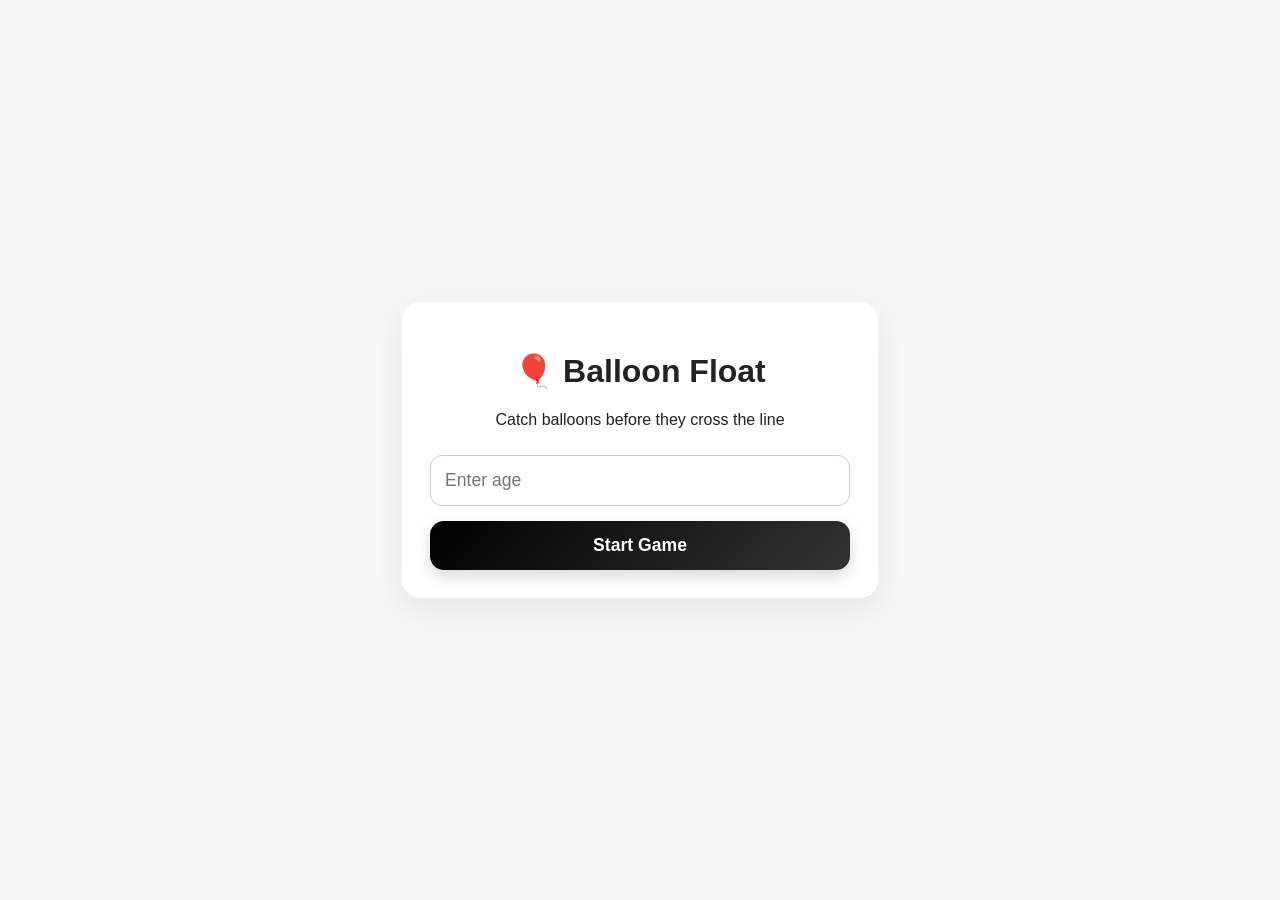
<file: ballon float.html>
<!DOCTYPE html>
<html lang="en">
<head>
<meta charset="UTF-8">
<meta name="viewport" content="width=device-width, initial-scale=1.0">
<title>Balloon Float</title>

<style>
body {
  margin: 0;
  font-family: "Segoe UI", Arial;
  background: #f7f7f7;
  color: #222;
  text-align: center;
}

/* WELCOME */
#welcomeScreen {
  height: 100vh;
  display: flex;
  align-items: center;
  justify-content: center;
}

.welcome-card {
  background: #fff;
  padding: 28px;
  border-radius: 18px;
  width: 90%;
  max-width: 420px;
  box-shadow: 0 10px 30px rgba(0,0,0,0.08);
}

/* AGE INPUT */
#ageInput {
  width: 100%;
  padding: 14px;
  font-size: 1.1em;
  border-radius: 12px;
  border: 1px solid #ccc;
  margin-top: 10px;
  box-sizing: border-box;
}

/* START BUTTON */
.start-btn {
  width: 100%;
  padding: 14px;
  margin-top: 15px;
  font-size: 1.1em;
  font-weight: 600;
  border: none;
  border-radius: 14px;
  background: linear-gradient(135deg, #000, #333);
  color: #fff;
  box-shadow: 0 6px 15px rgba(0,0,0,0.15);
  transition: all 0.2s ease;
}

.start-btn:hover {
  transform: translateY(-2px);
  box-shadow: 0 10px 20px rgba(0,0,0,0.2);
}

.start-btn:active {
  transform: scale(0.97);
  box-shadow: 0 4px 10px rgba(0,0,0,0.15);
}

/* COUNTDOWN */
#countdown {
  position: fixed;
  top:0; left:0;
  width:100%; height:100%;
  display:none;
  align-items:center;
  justify-content:center;
  font-size:4em;
  background: rgba(255,255,255,0.9);
}

/* GAME */
#gameScreen { display:none; }

#topBar {
  display:flex;
  justify-content:space-between;
  padding:12px;
  background:#fff;
}

#gameArea {
  height:60vh;
  position:relative;
  background:#fafafa;
}

#escapeLine {
  position:absolute;
  top:15%;
  width:100%;
  border-top:2px dashed #aaa;
}

/* BALLOON */
.balloon {
  position:absolute;
  width:38px;
  height:52px;
  border-radius:50%;
  background:linear-gradient(145deg,#ff4d4d,#b30000);
}

.left { left:18%; }
.right { right:18%; }

/* CONTROLS */
#controls {
  display:flex;
  justify-content:space-around;
  margin-top:20px;
}

.control-btn {
  width:130px;
  height:70px;
  font-size:2.2em;
  font-weight:bold;
  border:none;
  border-radius:12px;
  display:flex;
  align-items:center;
  justify-content:center;
}

.left-btn { background:orange; }
.right-btn { background:#007bff; color:white; }

/* ✅ FIX: spacing added */
#controls {
  margin-bottom: 20px;
}

#gameScreen > div:last-child {
  margin-top: 15px;
  font-size: 1em;
}

/* RESULT */
#resultScreen {
  display:none;
  height:100vh;
  justify-content:center;
  align-items:center;
  flex-direction:column;
}

.retry-btn {
  margin-top:15px;
  padding:12px 20px;
  background:black;
  color:white;
  border:none;
  border-radius:10px;
}
</style>
</head>

<body>

<!-- WELCOME -->
<div id="welcomeScreen">
  <div class="welcome-card">
    <h1>🎈 Balloon Float</h1>
    <p>Catch balloons before they cross the line</p>

    <input id="ageInput" type="number" placeholder="Enter age">

    <button class="start-btn" onclick="initSound(); startCountdown()">Start Game</button>
  </div>
</div>

<!-- COUNTDOWN -->
<div id="countdown">3</div>

<!-- GAME -->
<div id="gameScreen">
  <div id="topBar">
    <div>Score: <span id="score">0</span></div>
    <div>Time: <span id="time">120</span>s</div>
  </div>

  <div id="gameArea">
    <div id="escapeLine"></div>
  </div>

  <div id="controls">
    <button class="control-btn left-btn" onclick="handleInput('left')">LEFT</button>
    <button class="control-btn right-btn" onclick="handleInput('right')">RIGHT</button>
  </div>

  <div>
    Caught: <span id="caught">0</span> |
    Missed: <span id="missed">0</span>
  </div>
</div>

<!-- RESULT -->
<div id="resultScreen">
  <h2 id="resultText"></h2>
  <button class="retry-btn" onclick="restartGame()">Try Again</button>
</div>

<script>
let ctx, enabled=false;

function initSound(){
  if(enabled) return;
  ctx=new (window.AudioContext||window.webkitAudioContext)();
  ctx.resume();
  enabled=true;
}

function play(freq){
  let o=ctx.createOscillator(), g=ctx.createGain();
  o.frequency.value=freq;
  g.gain.value=0.25;
  o.connect(g); g.connect(ctx.destination);
  o.start(); o.stop(ctx.currentTime+0.2);
}

function playLeft(){ play(400); }
function playRight(){ play(700); }
function miss(){ play(200); }
function gameOver(){ play(300); }

/* COUNTDOWN */
let userAge=0;

function startCountdown(){
  let age = document.getElementById("ageInput").value;
  if(!age){ alert("Enter age"); return; }

  userAge = parseInt(age);

  welcomeScreen.style.display="none";
  countdown.style.display="flex";

  let count=3;
  countdown.innerText=count;

  let interval=setInterval(()=>{
    count--;
    if(count===0){
      clearInterval(interval);
      countdown.style.display="none";
      startGame();
    } else {
      countdown.innerText=count;
    }
  },1000);
}

/* GAME */
let score=0, missed=0, caught=0, time=120;
let balloons=[], spawnInt, gameInt;
let reactionTimes=[];

function startGame(){
  gameScreen.style.display="block";
  gameInt=setInterval(updateGame,1000);
  spawnBalloons();
}

function updateGame(){
  time--;
  document.getElementById("time").textContent=time;

  if(time<=0 || missed>=10) endGame();
}

function getAgeRange(age){
  if(age <= 40) return [250, 400];
  if(age <= 60) return [300, 500];
  if(age <= 75) return [350, 600];
  return [400, 750];
}

function spawnBalloons(){
  spawnInt=setInterval(()=>{
    let side=Math.random()<0.5?'left':'right';
    let el=document.createElement("div");
    el.className="balloon "+side;
    el.style.bottom="0%";

    gameArea.appendChild(el);

    let obj={el,side,pos:0,startTime:Date.now()};
    balloons.push(obj);

    moveBalloon(obj);
  },2000);
}

function moveBalloon(obj){
  obj.interval=setInterval(()=>{
    obj.pos+=1;
    obj.el.style.bottom=obj.pos+"%";

    let balloonRect=obj.el.getBoundingClientRect();
    let lineRect=escapeLine.getBoundingClientRect();

    if(balloonRect.top <= lineRect.bottom){
      clearInterval(obj.interval);
      removeBalloon(obj,false);
    }
  },30);
}

function handleInput(side){
  if(side==='left') playLeft();
  else playRight();

  let list=balloons.filter(b=>b.side===side);
  if(!list.length) return;

  let lowest=list.reduce((a,b)=>a.pos<b.pos?a:b);
  clearInterval(lowest.interval);

  let reactionTime = Date.now() - lowest.startTime;
  reactionTimes.push(reactionTime);

  removeBalloon(lowest,true);
}

function removeBalloon(obj,isCaught){
  obj.el.remove();
  balloons=balloons.filter(b=>b!==obj);

  if(isCaught){ score++; caught++; }
  else { missed++; miss(); }

  document.getElementById("score").textContent=score;
  document.getElementById("caught").textContent=caught;
  document.getElementById("missed").textContent=missed;
}

function endGame(){
  clearInterval(gameInt);
  clearInterval(spawnInt);
  gameOver();

  gameScreen.style.display="none";
  resultScreen.style.display="flex";

  let avg = reactionTimes.length
    ? Math.round(reactionTimes.reduce((a,b)=>a+b,0)/reactionTimes.length)
    : 0;

  let [min,max] = getAgeRange(userAge);
  let typicalAvg = Math.round((min+max)/2);

  let status="";
  if(avg < min) status="Good response speed 👍";
  else if(avg <= max) status="Within expected range ✅";
  else status="Slightly slower than average 🌿";

  document.getElementById("resultText").innerText =
    "Game Over\n\n"+
    "Score: "+score+
    "\nYour Avg Reaction: "+avg+" ms"+
    "\nTypical for your age: ~"+typicalAvg+" ms"+
    "\nExpected Range: "+min+" - "+max+" ms\n\n"+
    status;
}

function restartGame(){
  score = 0;
  missed = 0;
  caught = 0;
  time = 120;
  balloons = [];
  reactionTimes = [];

  document.getElementById("score").textContent = 0;
  document.getElementById("caught").textContent = 0;
  document.getElementById("missed").textContent = 0;
  document.getElementById("time").textContent = 120;

  gameArea.innerHTML = '<div id="escapeLine"></div>';

  resultScreen.style.display = "none";
  gameScreen.style.display = "block";

  gameInt = setInterval(updateGame,1000);
  spawnBalloons();
}

document.addEventListener("keydown",e=>{
  if(e.key==="ArrowLeft") handleInput("left");
  if(e.key==="ArrowRight") handleInput("right");
});
</script>

</body>
</html>
</file>
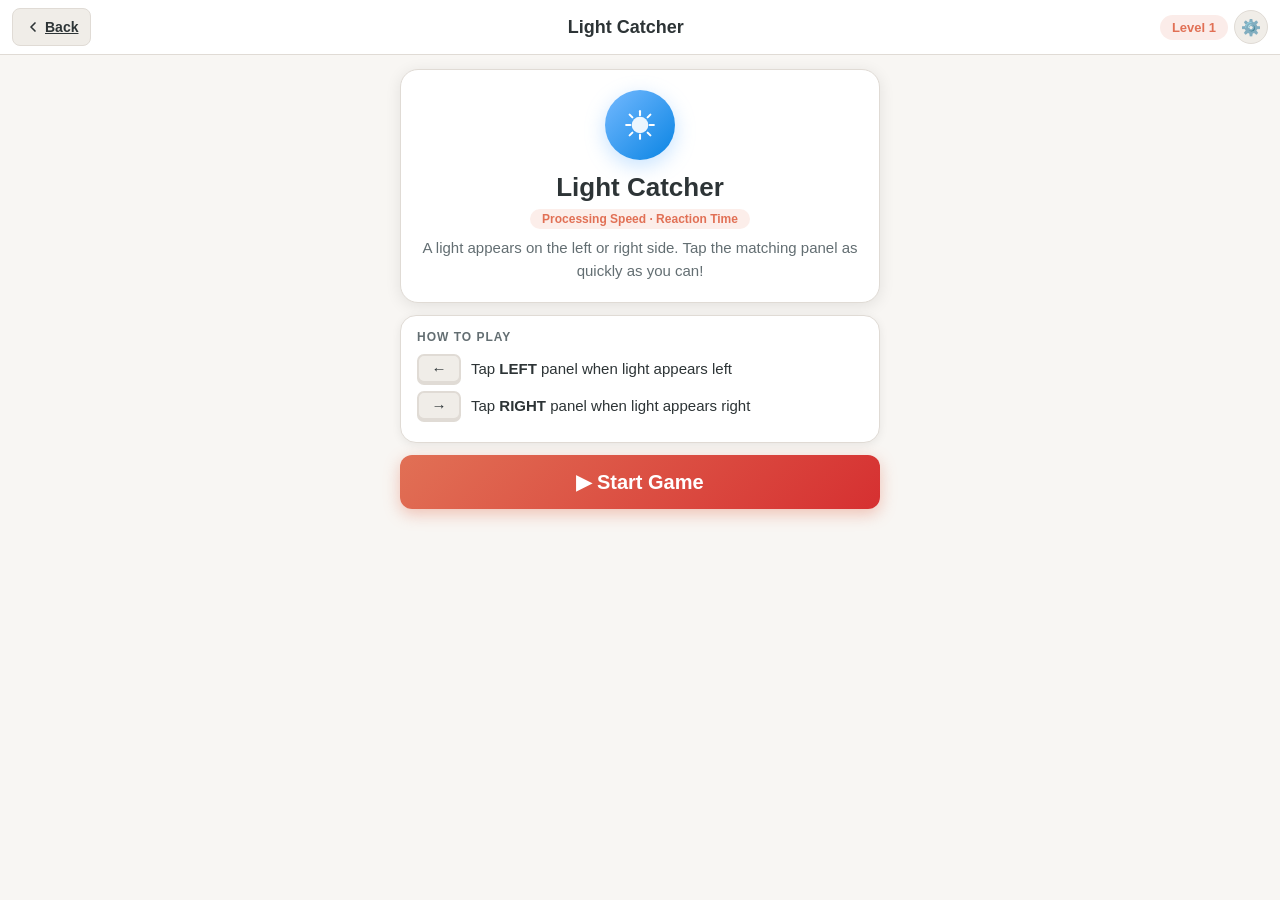
<file: light-catcher.html>
<!DOCTYPE html>
<html lang="en">
<head>
<meta charset="UTF-8">
<meta name="viewport" content="width=device-width, initial-scale=1, viewport-fit=cover, user-scalable=no">
<title>Light Catcher · Cognitive Training Games</title>
<style>
/* ═══ CSS VARIABLES ═══ */
:root {
  --bg:           #F8F6F3;
  --surface:      #FFFFFF;
  --surface2:     #F0EDE8;
  --text:         #2D3436;
  --text-light:   #636E72;
  --border:       #E0DBD5;
  --accent:       #E17055;
  --success:      #00B894;
  --error:        #E17055;
  --highlight:    #74B9FF;
  --shadow-sm:    0 2px 10px rgba(0,0,0,0.07);
  --shadow-md:    0 3px 16px rgba(0,0,0,0.09);
}
[data-theme="dark"] {
  --bg:           #141414;
  --surface:      #1F1F1F;
  --surface2:     #2A2A2A;
  --text:         #F0EDE8;
  --text-light:   #9A9590;
  --border:       #333333;
  --accent:       #FF7A5A;
  --success:      #00D4A8;
  --error:        #FF7A5A;
  --highlight:    #90C8FF;
  --shadow-sm:    0 2px 10px rgba(0,0,0,0.3);
  --shadow-md:    0 3px 16px rgba(0,0,0,0.4);
}

/* ═══ RESET ═══ */
*, *::before, *::after { box-sizing: border-box; margin: 0; padding: 0; }
html { height: 100%; }

body {
  font-family: -apple-system, BlinkMacSystemFont, 'Segoe UI', Roboto, sans-serif;
  background: var(--bg);
  color: var(--text);
  height: 100dvh;
  height: 100vh;
  overflow: hidden;
  display: flex;
  flex-direction: column;
  user-select: none;
  -webkit-user-select: none;
  touch-action: manipulation;
  transition: background 0.3s, color 0.3s;
}

/* ── SCREENS ── */
.screen {
  display: none;
  flex-direction: column;
  width: 100%;
  flex: 1;
  overflow: hidden;
}
.screen.active { display: flex; }

/* ── HEADER ── */
.header {
  display: flex;
  align-items: center;
  justify-content: space-between;
  padding: max(env(safe-area-inset-top), 8px) max(env(safe-area-inset-right), 12px) 8px max(env(safe-area-inset-left), 12px);
  background: var(--surface);
  border-bottom: 1px solid var(--border);
  flex-shrink: 0;
  gap: 8px;
  min-height: 52px;
  transition: background 0.3s, border-color 0.3s;
}

.back-btn {
  background: var(--surface2);
  border: 1.5px solid var(--border);
  border-radius: 8px;
  padding: 7px 12px;
  font-size: 14px;
  font-weight: 600;
  cursor: pointer;
  color: var(--text);
  display: flex;
  align-items: center;
  gap: 4px;
  min-height: 38px;
  flex-shrink: 0;
  -webkit-tap-highlight-color: transparent;
  touch-action: manipulation;
  transition: background 0.18s;
}
.back-btn:hover { background: var(--border); }

.header-title {
  font-size: clamp(15px, 4vw, 18px);
  font-weight: 700;
  text-align: center;
  flex: 1;
}

.header-actions {
  display: flex;
  align-items: center;
  gap: 6px;
  flex-shrink: 0;
}

.level-badge {
  background: rgba(225,112,85,0.13);
  color: var(--accent);
  border-radius: 16px;
  padding: 5px 12px;
  font-size: 13px;
  font-weight: 700;
  white-space: nowrap;
  transition: background 0.3s, color 0.3s;
}

.settings-link {
  display: flex;
  align-items: center;
  justify-content: center;
  width: 34px; height: 34px;
  border-radius: 50%;
  background: var(--surface2);
  border: 1.5px solid var(--border);
  font-size: 16px;
  text-decoration: none;
  color: var(--text-light);
  transition: background 0.18s;
  flex-shrink: 0;
}
.settings-link:hover { background: var(--border); }

/* ── MENU ── */
.menu-body {
  flex: 1;
  overflow-y: auto;
  -webkit-overflow-scrolling: touch;
  display: flex;
  flex-direction: column;
  align-items: center;
  padding: 14px max(env(safe-area-inset-right), 14px) max(env(safe-area-inset-bottom), 14px) max(env(safe-area-inset-left), 14px);
  gap: 12px;
}

.menu-hero {
  background: var(--surface);
  border-radius: 18px;
  padding: 20px 16px;
  width: 100%;
  max-width: 480px;
  text-align: center;
  box-shadow: var(--shadow-md);
  border: 1px solid var(--border);
  transition: background 0.3s, border-color 0.3s;
}

.game-icon-big {
  width: 70px; height: 70px;
  margin: 0 auto 12px;
  border-radius: 50%;
  background: linear-gradient(135deg, #74B9FF, #0984e3);
  display: flex;
  align-items: center;
  justify-content: center;
  box-shadow: 0 6px 20px rgba(116,185,255,0.4);
}

.menu-hero h1 { font-size: clamp(20px, 5vw, 26px); font-weight: 700; margin-bottom: 6px; }

.domain-tag {
  display: inline-block;
  background: rgba(225,112,85,0.12);
  color: var(--accent);
  border-radius: 16px;
  padding: 3px 12px;
  font-size: 12px;
  font-weight: 600;
  margin-bottom: 8px;
  transition: background 0.3s;
}

.menu-desc { color: var(--text-light); font-size: clamp(13px, 3.5vw, 15px); line-height: 1.5; }

.how-to {
  background: var(--surface);
  border-radius: 16px;
  padding: 14px 16px;
  width: 100%;
  max-width: 480px;
  box-shadow: var(--shadow-sm);
  border: 1px solid var(--border);
  transition: background 0.3s, border-color 0.3s;
}

.how-to h3 {
  font-size: 12px;
  text-transform: uppercase;
  letter-spacing: 1px;
  color: var(--text-light);
  margin-bottom: 10px;
  font-weight: 700;
}

.how-to-row {
  display: flex;
  align-items: center;
  gap: 10px;
  margin-bottom: 8px;
  font-size: clamp(13px, 3.5vw, 15px);
}

.key-badge {
  background: var(--surface2);
  border: 2px solid var(--border);
  border-radius: 7px;
  padding: 4px 10px;
  font-weight: 700;
  font-size: 15px;
  min-width: 44px;
  text-align: center;
  box-shadow: 0 2px 0 var(--border);
  flex-shrink: 0;
  transition: background 0.3s;
}

.menu-right-col {
  width: 100%;
  max-width: 480px;
  display: flex;
  flex-direction: column;
  gap: 12px;
}

.start-btn {
  background: linear-gradient(135deg, var(--accent), #d63031);
  color: white;
  border: none;
  border-radius: 12px;
  padding: 15px;
  font-size: clamp(17px, 4.5vw, 20px);
  font-weight: 700;
  cursor: pointer;
  width: 100%;
  box-shadow: 0 5px 16px rgba(225,112,85,0.4);
  min-height: 54px;
  -webkit-tap-highlight-color: transparent;
  touch-action: manipulation;
}

/* ── COUNTDOWN ── */
.countdown-wrap {
  flex: 1;
  display: flex;
  flex-direction: column;
  align-items: center;
  justify-content: center;
  gap: 10px;
  padding: 16px;
}
.countdown-label { font-size: clamp(16px, 4vw, 20px); color: var(--text-light); font-weight: 600; }
.countdown-num {
  font-size: clamp(72px, 20vmin, 120px);
  font-weight: 700;
  color: var(--accent);
  line-height: 1;
  transition: transform 0.2s, opacity 0.2s;
}
.countdown-num.pop { transform: scale(1.3); opacity: 0.6; }

/* ── GAME BODY ── */
.game-body {
  flex: 1;
  display: flex;
  flex-direction: column;
  padding: 8px max(env(safe-area-inset-right),10px) max(env(safe-area-inset-bottom),8px) max(env(safe-area-inset-left),10px);
  gap: 8px;
  overflow: hidden;
  min-height: 0;
}

.stats-bar {
  display: flex;
  gap: 6px;
  flex-shrink: 0;
}

.stat-box {
  flex: 1;
  background: var(--surface);
  border-radius: 10px;
  padding: 6px 4px;
  text-align: center;
  box-shadow: var(--shadow-sm);
  border: 1px solid var(--border);
  transition: background 0.3s, border-color 0.3s;
}

.stat-label {
  font-size: 10px;
  text-transform: uppercase;
  letter-spacing: 0.7px;
  color: var(--text-light);
  font-weight: 600;
}

.stat-value {
  font-size: clamp(18px, 5vw, 24px);
  font-weight: 700;
  color: var(--text);
  line-height: 1.2;
}

.time-bar-wrap {
  width: 100%;
  height: 7px;
  background: var(--surface2);
  border-radius: 6px;
  overflow: hidden;
  flex-shrink: 0;
}

.time-bar {
  height: 100%;
  border-radius: 6px;
  background: linear-gradient(90deg, #00B894, #74B9FF);
  width: 100%;
}
.time-bar.urgent { background: linear-gradient(90deg, #E17055, #d63031); }

/* ── PANELS ── */
.panels-row {
  display: flex;
  gap: 10px;
  flex: 1;
  min-height: 0;
}

.panel {
  flex: 1;
  border-radius: 18px;
  background: var(--surface);
  box-shadow: var(--shadow-md);
  display: flex;
  flex-direction: column;
  align-items: center;
  justify-content: center;
  gap: 8px;
  transition: background 0.2s ease-out, box-shadow 0.2s ease-out, transform 0.15s ease-out;
  min-height: 0;
  cursor: pointer;
  border: 2px solid var(--border);
  -webkit-tap-highlight-color: transparent;
  touch-action: manipulation;
  -webkit-appearance: none;
}

.panel-arrow {
  font-size: clamp(28px, 8vmin, 52px);
  font-weight: 700;
  color: var(--border);
  transition: color 0.2s;
  line-height: 1;
  pointer-events: none;
}

.panel-label {
  font-size: clamp(11px, 3vmin, 15px);
  text-transform: uppercase;
  letter-spacing: 1.2px;
  color: var(--text-light);
  font-weight: 600;
  transition: color 0.2s;
  pointer-events: none;
}

#panelLeft {
  background: linear-gradient(135deg, #e55039, #c0392b);
  border-color: #c0392b;
}
#panelLeft .panel-arrow,
#panelLeft .panel-label { color: rgba(255,255,255,0.75); }

#panelRight {
  background: linear-gradient(135deg, #2e86de, #1a6fc4);
  border-color: #1a6fc4;
}
#panelRight .panel-arrow,
#panelRight .panel-label { color: rgba(255,255,255,0.75); }

.panel.active-left {
  background: linear-gradient(135deg, #74B9FF, #0984e3);
  box-shadow: 0 6px 30px rgba(116,185,255,0.5);
  transform: scale(1.03);
  border-color: #74B9FF;
}
.panel.active-left .panel-arrow,
.panel.active-left .panel-label { color: white; }

.panel.active-right {
  background: linear-gradient(135deg, #FD79A8, #e84393);
  box-shadow: 0 6px 30px rgba(253,121,168,0.5);
  transform: scale(1.03);
  border-color: #FD79A8;
}
.panel.active-right .panel-arrow,
.panel.active-right .panel-label { color: white; }

.panel.correct {
  background: linear-gradient(135deg, #00B894, #00a381);
  box-shadow: 0 6px 28px rgba(0,184,148,0.45);
  transform: scale(1.05);
  border-color: #00B894;
}
.panel.correct .panel-arrow,
.panel.correct .panel-label { color: white; }

.panel.wrong {
  background: linear-gradient(135deg, #ff7675, #d63031);
  box-shadow: 0 6px 24px rgba(214,48,49,0.35);
  animation: shake 0.3s ease;
  border-color: #d63031;
}
.panel.wrong .panel-arrow,
.panel.wrong .panel-label { color: white; }

@keyframes shake {
  0%,100% { transform: translateX(0); }
  25% { transform: translateX(-6px); }
  75% { transform: translateX(6px); }
}

/* ── BOTTOM ── */
.bottom-section {
  flex-shrink: 0;
  display: flex;
  flex-direction: column;
  gap: 6px;
}

.reaction-display {
  background: var(--surface);
  border-radius: 12px;
  padding: 8px 14px;
  display: flex;
  align-items: center;
  justify-content: space-between;
  box-shadow: var(--shadow-sm);
  border: 1px solid var(--border);
  transition: background 0.3s, border-color 0.3s;
}

.reaction-label { font-size: 12px; color: var(--text-light); font-weight: 600; text-transform: uppercase; letter-spacing: 0.7px; }
.reaction-value { font-size: clamp(20px, 5vw, 26px); font-weight: 700; color: var(--text); }
.reaction-value.fast { color: #00B894; }
.reaction-value.moderate { color: #FDCB6E; }

.status-row { display: flex; align-items: center; justify-content: space-between; }

.status-msg {
  font-size: clamp(13px, 3.5vw, 16px);
  font-weight: 600;
  color: var(--text-light);
  flex: 1;
}
.status-msg.go       { color: var(--accent); font-size: clamp(15px, 4vw, 18px); }
.status-msg.correct-msg { color: var(--success); }
.status-msg.wrong-msg   { color: var(--error); }

.miss-row { display: flex; gap: 7px; }

.miss-dot {
  width: 14px; height: 14px;
  border-radius: 50%;
  background: var(--surface2);
  border: 1.5px solid var(--border);
  transition: background 0.3s;
  flex-shrink: 0;
}
.miss-dot.used { background: var(--error); border-color: var(--error); }

/* ── RESULTS ── */
.results-body {
  flex: 1;
  overflow-y: auto;
  -webkit-overflow-scrolling: touch;
  display: flex;
  flex-direction: column;
  align-items: center;
  padding: 14px max(env(safe-area-inset-right),14px) max(env(safe-area-inset-bottom),14px) max(env(safe-area-inset-left),14px);
  gap: 12px;
}

.results-card {
  background: var(--surface);
  border-radius: 18px;
  box-shadow: var(--shadow-md);
  border: 1px solid var(--border);
  padding: 24px 18px;
  width: 100%;
  max-width: 480px;
  text-align: center;
  transition: background 0.3s, border-color 0.3s;
  transform: scale(0.82);
  transform-origin: top center;
  margin-bottom: -12%;
}

.results-emoji { font-size: clamp(40px, 10vw, 52px); margin-bottom: 8px; line-height: 1; }
.results-title { font-size: clamp(22px, 6vw, 30px); font-weight: 700; margin-bottom: 6px; }
.results-msg   { font-size: clamp(13px, 3.5vw, 16px); color: var(--text-light); margin-bottom: 16px; line-height: 1.5; }

.results-grid {
  display: grid;
  grid-template-columns: 1fr 1fr;
  gap: 8px;
  margin-bottom: 12px;
}

.result-stat { background: var(--surface2); border-radius: 12px; padding: 10px 8px; border: 1px solid var(--border); transition: background 0.3s; }
.result-stat .stat-label { font-size: 11px; margin-bottom: 2px; }
.result-stat .stat-value { font-size: clamp(20px, 5vw, 26px); }

.best-reaction {
  background: rgba(0,184,148,0.10);
  border-radius: 12px;
  padding: 10px;
  margin-bottom: 16px;
}
[data-theme="dark"] .best-reaction { background: rgba(0,212,168,0.12); }
.best-reaction .stat-label { font-size: 12px; color: #00B894; margin-bottom: 2px; }
.best-reaction .stat-value { font-size: clamp(20px, 5vw, 26px); color: #00B894; }

.btn-row { display: flex; flex-direction: column; gap: 10px; }

.btn-primary {
  background: linear-gradient(135deg, var(--accent), #d63031);
  color: white; border: none;
  border-radius: 12px; padding: 14px;
  font-size: clamp(16px, 4vw, 19px); font-weight: 700;
  cursor: pointer; min-height: 52px;
  box-shadow: 0 5px 16px rgba(225,112,85,0.35);
  width: 100%;
  -webkit-tap-highlight-color: transparent;
  touch-action: manipulation;
}

.btn-secondary {
  background: var(--surface2);
  color: var(--text);
  border: 2px solid var(--border);
  border-radius: 12px; padding: 12px;
  font-size: clamp(15px, 4vw, 18px); font-weight: 600;
  cursor: pointer; min-height: 48px;
  width: 100%;
  -webkit-tap-highlight-color: transparent;
  touch-action: manipulation;
  transition: background 0.3s, border-color 0.3s;
}

/* ══ LANDSCAPE ══ */
@media (orientation: landscape) and (max-height: 500px) {
  .header { min-height: 44px; padding-top: max(env(safe-area-inset-top),6px); padding-bottom: 6px; }
  .back-btn { min-height: 34px; font-size: 13px; padding: 5px 10px; }
  .level-badge { font-size: 12px; padding: 4px 10px; }
  .header-title { font-size: 15px; }

  .game-body { flex-direction: row; padding: 6px max(env(safe-area-inset-right),8px) max(env(safe-area-inset-bottom),6px) max(env(safe-area-inset-left),8px); gap: 8px; }
  .game-left-col { width: 130px; flex-shrink: 0; display: flex; flex-direction: column; gap: 6px; }
  .panels-row { flex: 1; }
  .stat-box { padding: 4px; }
  .stat-value { font-size: 16px; }
  .stat-label { font-size: 9px; }
  .bottom-section { gap: 4px; }
  .reaction-display { padding: 5px 10px; }
  .reaction-value { font-size: 18px; }
  .miss-dot { width: 11px; height: 11px; }
  .status-msg { font-size: 12px; }
  .panel-arrow { font-size: 28px; }
  .panel-label { font-size: 11px; }
  .time-bar-wrap { height: 5px; }

  /* ── MENU: landscape 2-column layout, no scroll ── */
  .menu-body {
    flex-direction: row;
    flex-wrap: nowrap;
    align-items: stretch;
    overflow: hidden;           /* kill scroll — everything must fit */
    padding: 6px max(env(safe-area-inset-right),8px) max(env(safe-area-inset-bottom),6px) max(env(safe-area-inset-left),8px);
    gap: 8px;
  }

  /* Left column: hero card */
  .menu-hero {
    flex: 1;
    min-width: 0;
    padding: 10px 12px;
    display: flex;
    flex-direction: column;
    justify-content: center;
    border-radius: 14px;
  }
  .game-icon-big { width: 44px; height: 44px; margin: 0 auto 6px; }
  .menu-hero h1  { font-size: 16px; margin-bottom: 4px; }
  .domain-tag    { font-size: 11px; padding: 2px 8px; margin-bottom: 4px; }
  .menu-desc     { font-size: 12px; line-height: 1.4; }

  /* Right column: how-to + start button, stacked */
  .menu-right-col {
    flex: 1;
    min-width: 0;
    display: flex;
    flex-direction: column;
    justify-content: center;
    gap: 8px;
  }
  .how-to {
    padding: 10px 12px;
    border-radius: 14px;
  }
  .how-to h3      { font-size: 11px; margin-bottom: 6px; }
  .how-to-row     { font-size: 12px; margin-bottom: 6px; }
  .key-badge      { font-size: 13px; min-width: 36px; padding: 3px 7px; }

  /* Start button sits below how-to in the right column */
  .start-btn {
    flex-shrink: 0;
    font-size: 14px;
    min-height: 40px;
    padding: 10px;
    border-radius: 10px;
  }

  /* ── RESULTS ── */
  .results-body { padding: 4px 8px; justify-content: flex-start; }
  .results-card {
    padding: 10px 14px;
    transform: scale(0.72);
    transform-origin: top center;
    margin-bottom: -22%;
  }
  .results-emoji { font-size: 28px; margin-bottom: 4px; }
  .results-title { font-size: 18px; margin-bottom: 2px; }
  .results-msg { font-size: 12px; margin-bottom: 8px; }
  .results-grid { gap: 5px; margin-bottom: 8px; }
  .best-reaction { padding: 6px; margin-bottom: 8px; }
  .result-stat { padding: 8px 6px; }
  .result-stat .stat-label { font-size: 10px; }
  .result-stat .stat-value { font-size: 18px; }
  .btn-row { gap: 6px; }
  .btn-primary { min-height: 40px; font-size: 14px; }
  .btn-secondary { min-height: 36px; font-size: 13px; }
}

@media (prefers-reduced-motion: reduce) {
  *, *::before, *::after { animation: none !important; transition: none !important; }
}
</style>
</head>
<body>

<!-- ══ MENU SCREEN ══ -->
<div class="screen active" id="menuScreen">
  <div class="header">
    <a href="index.html" class="back-btn">
      <svg width="16" height="16" viewBox="0 0 24 24" fill="none" stroke="currentColor" stroke-width="2.5" stroke-linecap="round" stroke-linejoin="round"><polyline points="15 18 9 12 15 6"/></svg>
      Back
    </a>
    <span class="header-title">Light Catcher</span>
    <div class="header-actions">
      <div class="level-badge" id="menuLevelBadge">Level 1</div>
      <a href="settings.html" class="settings-link" title="Settings">⚙️</a>
    </div>
  </div>

  <div class="menu-body">
    <div class="menu-hero">
      <div class="game-icon-big">
        <svg width="36" height="36" viewBox="0 0 52 52" fill="none">
          <circle cx="26" cy="26" r="12" fill="white" opacity="0.9"/>
          <line x1="26" y1="6"  x2="26" y2="12" stroke="white" stroke-width="3" stroke-linecap="round"/>
          <line x1="26" y1="40" x2="26" y2="46" stroke="white" stroke-width="3" stroke-linecap="round"/>
          <line x1="6"  y1="26" x2="12" y2="26" stroke="white" stroke-width="3" stroke-linecap="round"/>
          <line x1="40" y1="26" x2="46" y2="26" stroke="white" stroke-width="3" stroke-linecap="round"/>
          <line x1="11" y1="11" x2="15" y2="15" stroke="white" stroke-width="3" stroke-linecap="round"/>
          <line x1="37" y1="37" x2="41" y2="41" stroke="white" stroke-width="3" stroke-linecap="round"/>
          <line x1="41" y1="11" x2="37" y2="15" stroke="white" stroke-width="3" stroke-linecap="round"/>
          <line x1="15" y1="37" x2="11" y2="41" stroke="white" stroke-width="3" stroke-linecap="round"/>
        </svg>
      </div>
      <h1>Light Catcher</h1>
      <div class="domain-tag">Processing Speed · Reaction Time</div>
      <p class="menu-desc">A light appears on the left or right side. Tap the matching panel as quickly as you can!</p>
    </div>

    <div class="menu-right-col">
      <div class="how-to">
        <h3>How to Play</h3>
        <div class="how-to-row">
          <span class="key-badge">←</span>
          <span>Tap <strong>LEFT</strong> panel when light appears left</span>
        </div>
        <div class="how-to-row">
          <span class="key-badge">→</span>
          <span>Tap <strong>RIGHT</strong> panel when light appears right</span>
        </div>
      </div>

      <button class="start-btn" id="startBtn">▶ Start Game</button>
    </div>
  </div>
</div>

<!-- ══ COUNTDOWN SCREEN ══ -->
<div class="screen" id="countdownScreen">
  <div class="header">
    <button class="back-btn" onclick="goToMenu()">
      <svg width="16" height="16" viewBox="0 0 24 24" fill="none" stroke="currentColor" stroke-width="2.5" stroke-linecap="round" stroke-linejoin="round"><polyline points="15 18 9 12 15 6"/></svg>
      Back
    </button>
    <span class="header-title">Light Catcher</span>
    <div class="header-actions">
      <div class="level-badge">Level 1</div>
    </div>
  </div>
  <div class="countdown-wrap">
    <div class="countdown-label">Get ready!</div>
    <div class="countdown-num" id="countdownNum">3</div>
    <div class="countdown-label">Watch for the light</div>
  </div>
</div>

<!-- ══ GAME SCREEN ══ -->
<div class="screen" id="gameScreen">
  <div class="header">
    <button class="back-btn" onclick="goBack()">
      <svg width="16" height="16" viewBox="0 0 24 24" fill="none" stroke="currentColor" stroke-width="2.5" stroke-linecap="round" stroke-linejoin="round"><polyline points="15 18 9 12 15 6"/></svg>
      Back
    </button>
    <span class="header-title">Light Catcher</span>
    <div class="header-actions">
      <div class="level-badge" id="levelBadge">Level 1</div>
    </div>
  </div>

  <div class="game-body" id="gameBody">
    <div class="stats-bar" id="statsBar">
      <div class="stat-box">
        <div class="stat-label">Score</div>
        <div class="stat-value" id="scoreDisplay">0</div>
      </div>
      <div class="stat-box">
        <div class="stat-label">Round</div>
        <div class="stat-value" id="roundDisplay">0/20</div>
      </div>
      <div class="stat-box">
        <div class="stat-label">Best</div>
        <div class="stat-value" id="bestDisplay">—</div>
      </div>
    </div>

    <div class="time-bar-wrap" id="timeBarWrap">
      <div class="time-bar" id="timeBar"></div>
    </div>

    <div class="panels-row">
      <button class="panel" id="panelLeft" onclick="handlePanelTap('left')">
        <div class="panel-arrow">←</div>
        <div class="panel-label">Left</div>
      </button>
      <button class="panel" id="panelRight" onclick="handlePanelTap('right')">
        <div class="panel-arrow">→</div>
        <div class="panel-label">Right</div>
      </button>
    </div>

    <div class="bottom-section" id="bottomSection">
      <div class="reaction-display">
        <div>
          <div class="reaction-label">Reaction Time</div>
          <div class="reaction-value" id="reactionDisplay">—</div>
        </div>
        <div class="miss-row">
          <div class="miss-dot" id="miss0"></div>
          <div class="miss-dot" id="miss1"></div>
          <div class="miss-dot" id="miss2"></div>
        </div>
      </div>
      <div class="status-row">
        <div class="status-msg waiting" id="statusMsg">Get ready...</div>
      </div>
    </div>
  </div>
</div>

<!-- ══ RESULTS SCREEN ══ -->
<div class="screen" id="resultsScreen">
  <div class="header">
    <button class="back-btn" onclick="goToMenu()">
      <svg width="16" height="16" viewBox="0 0 24 24" fill="none" stroke="currentColor" stroke-width="2.5" stroke-linecap="round" stroke-linejoin="round"><polyline points="15 18 9 12 15 6"/></svg>
      Back
    </button>
    <span class="header-title">Light Catcher</span>
    <div class="header-actions">
      <div class="level-badge" id="resultsLevelBadge">Level 1</div>
    </div>
  </div>
  <div class="results-body">
    <div class="results-card">
      <div class="results-emoji" id="resultsEmoji">⭐</div>
      <div class="results-title" id="resultsTitle">Well Done!</div>
      <div class="results-msg"   id="resultsMsg">Fantastic effort!</div>

      <div class="results-grid">
        <div class="result-stat">
          <div class="stat-label">Final Score</div>
          <div class="stat-value" id="finalScore">0</div>
        </div>
        <div class="result-stat">
          <div class="stat-label">Level Reached</div>
          <div class="stat-value" id="finalLevel">1</div>
        </div>
        <div class="result-stat">
          <div class="stat-label">Rounds</div>
          <div class="stat-value" id="finalRounds">0</div>
        </div>
        <div class="result-stat">
          <div class="stat-label">Correct</div>
          <div class="stat-value" id="finalCorrect">0</div>
        </div>
      </div>

      <div class="best-reaction">
        <div class="stat-label">🏆 Best Reaction Time</div>
        <div class="stat-value" id="finalBest">—</div>
      </div>

      <div class="btn-row">
        <button class="btn-primary"   id="playAgainBtn">▶ Play Again</button>
        <button class="btn-secondary" id="backToMenuBtn">Back to Menu</button>
      </div>
    </div>
  </div>
</div>

<script>
// ─── THEME: apply from localStorage immediately (before shared.js) ───────────
(function() {
  var t = localStorage.getItem('ctg-theme') || 'light';
  document.documentElement.setAttribute('data-theme', t);
})();

// ─── LANDSCAPE LAYOUT ─────────────────────────────────────────────────────────
let landscapeWrapped = false;

function applyLandscapeLayout() {
  const isLandscape = window.matchMedia('(orientation: landscape) and (max-height: 500px)').matches;
  const gameBody = document.getElementById('gameBody');
  if (!gameBody) return;

  if (isLandscape && !landscapeWrapped) {
    const col = document.createElement('div');
    col.id = 'gameLandscapeCol';
    col.className = 'game-left-col';
    const stats   = document.getElementById('statsBar');
    const timebar = document.getElementById('timeBarWrap');
    const bottom  = document.getElementById('bottomSection');
    col.appendChild(stats);
    col.appendChild(timebar);
    col.appendChild(bottom);
    gameBody.insertBefore(col, gameBody.firstChild);
    landscapeWrapped = true;
  } else if (!isLandscape && landscapeWrapped) {
    const col = document.getElementById('gameLandscapeCol');
    if (col) {
      while (col.firstChild) gameBody.appendChild(col.firstChild);
      col.remove();
    }
    landscapeWrapped = false;
  }
}

window.addEventListener('resize', applyLandscapeLayout);
window.addEventListener('orientationchange', () => setTimeout(applyLandscapeLayout, 100));

// ─── SOUND ENGINE ─────────────────────────────────────────────────────────────
const SoundEngine = {
  ctx: null,
  init() { if (!this.ctx) this.ctx = new (window.AudioContext || window.webkitAudioContext)(); },
  _play(f1, f2, dur, type='sine', vol=0.28) {
    if (!this.ctx) return;
    try {
      const o = this.ctx.createOscillator(), g = this.ctx.createGain();
      o.connect(g); g.connect(this.ctx.destination);
      o.type = type;
      o.frequency.setValueAtTime(f1, this.ctx.currentTime);
      if (f2 !== f1) o.frequency.linearRampToValueAtTime(f2, this.ctx.currentTime + dur/1000);
      g.gain.setValueAtTime(vol, this.ctx.currentTime);
      g.gain.exponentialRampToValueAtTime(0.001, this.ctx.currentTime + dur/1000);
      o.start(); o.stop(this.ctx.currentTime + dur/1000);
    } catch(e) {}
  },
  playPing()       { this._play(600, 600, 80, 'sine', 0.22); },
  playCorrect()    { this._play(440, 660, 150, 'sine', 0.28); },
  playSpeedBonus() { this._play(660, 880, 120, 'sine', 0.28); },
  playIncorrect()  { this._play(330, 220, 200, 'sine', 0.18); },
  playMiss()       { this._play(280, 200, 250, 'sine', 0.18); },
  playTick()       { this._play(1000, 1000, 30, 'sine', 0.18); },
  playStart() {
    this._play(261.6, 261.6, 100, 'sine', 0.28);
    setTimeout(() => this._play(329.6, 329.6, 100, 'sine', 0.28), 110);
    setTimeout(() => this._play(392, 392, 150, 'sine', 0.32), 220);
  },
  playGameOver() {
    this._play(392, 392, 150, 'sine', 0.28);
    setTimeout(() => this._play(329.6, 329.6, 150, 'sine', 0.28), 160);
    setTimeout(() => this._play(261.6, 261.6, 200, 'sine', 0.28), 320);
  }
};

// ─── INPUT HANDLER ────────────────────────────────────────────────────────────
const InputHandler = {
  listeners: [], lastInput: 0, DEBOUNCE: 150,
  init() {
    document.addEventListener('keydown', (e) => {
      if (e.key !== 'ArrowLeft' && e.key !== 'ArrowRight') return;
      e.preventDefault();
      if (e.repeat) return;
      const now = Date.now();
      if (now - this.lastInput < this.DEBOUNCE) return;
      this.lastInput = now;
      this.emit(e.key === 'ArrowLeft' ? 'left' : 'right');
    });
  },
  subscribe(cb)  { this.listeners.push(cb); return () => { this.listeners = this.listeners.filter(l => l !== cb); }; },
  emit(dir)      { this.listeners.forEach(fn => fn(dir)); },
  clearAll()     { this.listeners = []; }
};

// ─── LEVELS & STATE ───────────────────────────────────────────────────────────
const LEVELS = [
  { displayTime: 3000, minDelay: 1000, maxDelay: 2000 },
  { displayTime: 2500, minDelay: 800,  maxDelay: 2000 },
  { displayTime: 2000, minDelay: 600,  maxDelay: 2000 },
  { displayTime: 1800, minDelay: 500,  maxDelay: 2500 },
  { displayTime: 1500, minDelay: 400,  maxDelay: 3000 },
  { displayTime: 1200, minDelay: 300,  maxDelay: 3000 },
];
const MAX_ROUNDS = 20, MAX_MISSES = 3, ROUNDS_PER_LEVEL = 5;

let state = {};

function resetState() {
  state = {
    score: 0, level: 1, round: 0, misses: 0, correct: 0,
    bestReaction: null, activePanel: null, lightShownAt: null,
    waitingForInput: false, roundTimer: null, delayTimer: null,
    timeBarInterval: null, unsubscribe: null, paused: false
  };
}

// ─── SCREENS ─────────────────────────────────────────────────────────────────
function showScreen(id) {
  document.querySelectorAll('.screen').forEach(s => s.classList.remove('active'));
  document.getElementById(id).classList.add('active');
  if (id === 'gameScreen') applyLandscapeLayout();
}

function goToMenu() {
  clearTimers(); InputHandler.clearAll(); resetPanels();
  showScreen('menuScreen');
}

function goBack() {
  SoundEngine.init(); clearTimers(); InputHandler.clearAll();
  if (document.getElementById('gameScreen').classList.contains('active')) showResults();
  else goToMenu();
}

// ─── COUNTDOWN ───────────────────────────────────────────────────────────────
function startCountdown() {
  SoundEngine.init(); clearTimers(); InputHandler.clearAll();
  resetState(); resetPanels();
  showScreen('countdownScreen');
  let count = 3;
  const numEl = document.getElementById('countdownNum');
  numEl.textContent = count;
  SoundEngine.playTick();
  const tick = setInterval(() => {
    numEl.classList.add('pop');
    setTimeout(() => numEl.classList.remove('pop'), 200);
    count--;
    if (count <= 0) {
      clearInterval(tick);
      numEl.textContent = 'GO!';
      SoundEngine.playStart();
      setTimeout(() => startGame(), 700);
    } else { numEl.textContent = count; SoundEngine.playTick(); }
  }, 1000);
}

// ─── GAME ─────────────────────────────────────────────────────────────────────
function startGame() {
  showScreen('gameScreen');
  updateStats(); updateMissDots(); updateLevelBadge();
  document.getElementById('reactionDisplay').textContent = '—';
  document.getElementById('reactionDisplay').className = 'reaction-value';
  setStatus('Get ready...', 'waiting');
  resetTimeBar();
  state.unsubscribe = InputHandler.subscribe(onInput);
  scheduleNextRound();
}

function scheduleNextRound() {
  if (state.round >= MAX_ROUNDS || state.misses >= MAX_MISSES) { endGame(); return; }
  const cfg = LEVELS[Math.min(state.level - 1, LEVELS.length - 1)];
  const delay = cfg.minDelay + Math.random() * (cfg.maxDelay - cfg.minDelay);
  setStatus('Get ready...', 'waiting');
  resetTimeBar(); resetPanels();
  state.delayTimer = setTimeout(() => showLight(), delay);
}

function showLight() {
  state.round++;
  updateStats();
  const side = Math.random() < 0.5 ? 'left' : 'right';
  state.activePanel = side;
  state.lightShownAt = Date.now();
  state.waitingForInput = true;
  const panel = side === 'left' ? document.getElementById('panelLeft') : document.getElementById('panelRight');
  panel.classList.add(side === 'left' ? 'active-left' : 'active-right');
  SoundEngine.playPing();
  setStatus('Tap ' + (side === 'left' ? '← LEFT' : 'RIGHT →') + '!', 'go');
  const cfg = LEVELS[Math.min(state.level - 1, LEVELS.length - 1)];
  startTimeBar(cfg.displayTime);
  state.roundTimer = setTimeout(() => {
    if (state.waitingForInput) {
      state.waitingForInput = false; state.activePanel = null;
      state.misses++; updateMissDots(); SoundEngine.playMiss();
      setStatus('Too slow! Try again', 'wrong-msg');
      resetPanels(); resetTimeBar(); checkLevelUp();
      setTimeout(() => scheduleNextRound(), 1200);
    }
  }, cfg.displayTime);
}

function handlePanelTap(dir) {
  SoundEngine.init();
  InputHandler.emit(dir);
}

function onInput(dir) {
  if (!state.waitingForInput || state.paused) return;
  const reactionTime = Date.now() - state.lightShownAt;
  state.waitingForInput = false;
  clearTimeout(state.roundTimer); stopTimeBar();
  const correct = dir === state.activePanel;
  const panel = state.activePanel === 'left' ? document.getElementById('panelLeft') : document.getElementById('panelRight');
  resetPanels();

  if (correct) {
    state.correct++;
    panel.classList.add('correct');
    let pts = reactionTime < 1000 ? 3 : reactionTime < 2000 ? 2 : 1;
    state.score += pts;
    if (!state.bestReaction || reactionTime < state.bestReaction) state.bestReaction = reactionTime;
    const rtSec = (reactionTime / 1000).toFixed(2) + 's';
    const rtEl = document.getElementById('reactionDisplay');
    rtEl.textContent = rtSec;
    rtEl.className = 'reaction-value ' + (reactionTime < 1000 ? 'fast' : reactionTime < 2000 ? 'moderate' : '');
    if (reactionTime < 1000) { SoundEngine.playSpeedBonus(); setStatus('⚡ Lightning fast! +' + pts, 'correct-msg'); }
    else { SoundEngine.playCorrect(); setStatus('✓ Correct! +' + pts, 'correct-msg'); }
    updateStats(); checkLevelUp();
    setTimeout(() => { panel.classList.remove('correct'); scheduleNextRound(); }, 800);
  } else {
    state.misses++; updateMissDots();
    const wrongPanel = dir === 'left' ? document.getElementById('panelLeft') : document.getElementById('panelRight');
    wrongPanel.classList.add('wrong');
    SoundEngine.playIncorrect();
    setStatus('Wrong side! Match the light', 'wrong-msg');
    updateStats(); checkLevelUp();
    setTimeout(() => { wrongPanel.classList.remove('wrong'); scheduleNextRound(); }, 1000);
  }
  state.activePanel = null;
}

function checkLevelUp() {
  const newLevel = Math.min(Math.floor(state.round / ROUNDS_PER_LEVEL) + 1, LEVELS.length);
  if (newLevel > state.level) { state.level = newLevel; updateLevelBadge(); }
}

function updateLevelBadge() {
  document.getElementById('levelBadge').textContent = 'Level ' + state.level;
}

function startTimeBar(duration) {
  const bar = document.getElementById('timeBar');
  bar.style.width = '100%'; bar.className = 'time-bar';
  const start = Date.now();
  state.timeBarInterval = setInterval(() => {
    const pct = Math.max(0, 100 - ((Date.now() - start) / duration * 100));
    bar.style.width = pct + '%';
    if (pct < 30) bar.className = 'time-bar urgent';
    if (pct <= 0) stopTimeBar();
  }, 50);
}
function stopTimeBar() { clearInterval(state.timeBarInterval); }
function resetTimeBar() {
  stopTimeBar();
  const bar = document.getElementById('timeBar');
  bar.style.width = '100%'; bar.className = 'time-bar';
}

function updateStats() {
  document.getElementById('scoreDisplay').textContent = state.score;
  document.getElementById('roundDisplay').textContent = state.round + '/' + MAX_ROUNDS;
  document.getElementById('bestDisplay').textContent  = state.bestReaction ? (state.bestReaction / 1000).toFixed(2) + 's' : '—';
}
function updateMissDots() {
  for (let i = 0; i < 3; i++) {
    document.getElementById('miss' + i).className = 'miss-dot' + (i < state.misses ? ' used' : '');
  }
}
function setStatus(msg, cls) {
  const el = document.getElementById('statusMsg');
  el.textContent = msg; el.className = 'status-msg ' + cls;
}
function resetPanels() {
  document.getElementById('panelLeft').className = 'panel';
  document.getElementById('panelRight').className = 'panel';
}
function clearTimers() {
  clearTimeout(state.roundTimer); clearTimeout(state.delayTimer); clearInterval(state.timeBarInterval);
}

function endGame() {
  clearTimers(); InputHandler.clearAll(); resetPanels();
  SoundEngine.playGameOver();
  setTimeout(() => showResults(), 500);
}

function showResults() {
  clearTimers(); InputHandler.clearAll(); resetPanels();
  const pct = state.round > 0 ? state.correct / state.round : 0;
  let emoji, title, msg;
  if (pct >= 0.85)      { emoji = '🌟'; title = 'Fantastic!';  msg = 'Outstanding reaction speed! You are doing brilliantly!'; }
  else if (pct >= 0.60) { emoji = '⭐'; title = 'Well Done!';  msg = 'Great effort! Keep practising and you will get even faster!'; }
  else                  { emoji = '👏'; title = 'Good Try!';   msg = 'You will do even better next time! Every round counts!'; }

  document.getElementById('resultsEmoji').textContent   = emoji;
  document.getElementById('resultsTitle').textContent   = title;
  document.getElementById('resultsMsg').textContent     = msg;
  document.getElementById('finalScore').textContent     = state.score;
  document.getElementById('finalLevel').textContent     = state.level;
  document.getElementById('finalRounds').textContent    = state.round;
  document.getElementById('finalCorrect').textContent   = state.correct;
  document.getElementById('finalBest').textContent      = state.bestReaction ? (state.bestReaction / 1000).toFixed(2) + 's' : '—';
  document.getElementById('resultsLevelBadge').textContent = 'Level ' + state.level;
  showScreen('resultsScreen');
}

document.addEventListener('visibilitychange', () => {
  if (document.hidden && document.getElementById('gameScreen').classList.contains('active')) {
    state.paused = true; clearTimers(); setStatus('Paused — return to continue', 'waiting');
  } else if (!document.hidden && state.paused) {
    state.paused = false; setTimeout(() => scheduleNextRound(), 1000);
  }
});

InputHandler.init();
applyLandscapeLayout();
</script>

<!-- Apply theme + zoom (zoom wraps non-game screens if needed; for fullscreen games, only theme applies) -->
<script>
// ── Robust button wiring (works even if shared.js is absent) ──────────────
function wireBtn(id, fn) {
  var el = document.getElementById(id);
  if (!el) return;
  var fired = false;
  function handle(e) {
    e.preventDefault();
    if (fired) return; fired = true;
    setTimeout(function() { fired = false; }, 400);
    fn();
  }
  el.addEventListener('pointerdown', handle);
}
wireBtn('startBtn',    startCountdown);
wireBtn('playAgainBtn', startCountdown);
wireBtn('backToMenuBtn', goToMenu);
</script>
<script src="shared.js" onerror="void 0"></script>
</body>
</html>
</file>
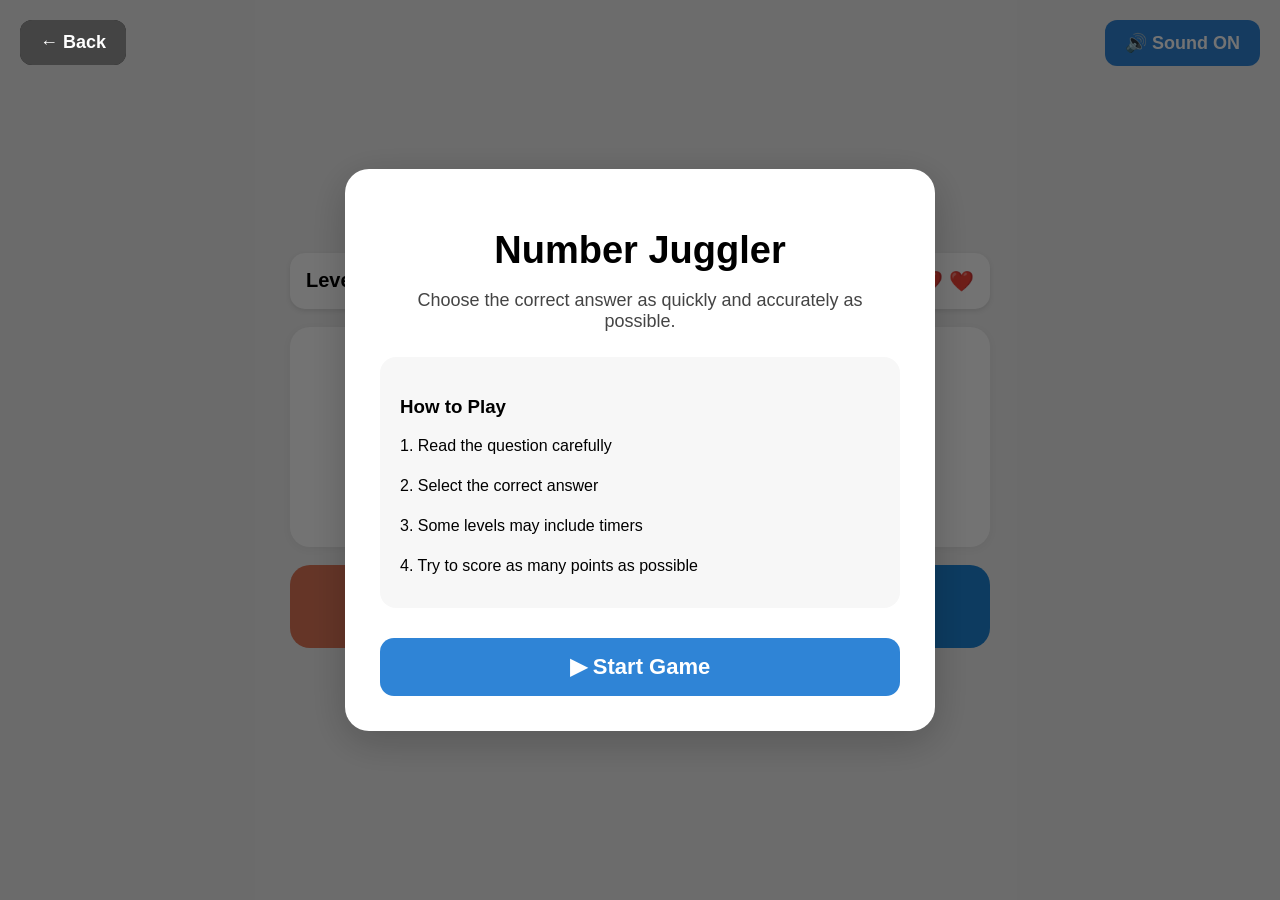
<file: number-juggler.html>
<!DOCTYPE html>
<html lang="en">
<head>
  <meta charset="UTF-8">
  <meta name="viewport" content="width=device-width, initial-scale=1.0">
  <title>Odd or Even Game</title>
  <link rel="stylesheet" href="number-juggler-style.css">
</head>

<body>

  <!-- GLOBAL BACK BUTTON -->
  <button id="backBtn">← Back</button>

  <!-- SOUND BUTTON -->
  <button id="soundBtn">🔊 Sound ON</button>

  <div class="container">

    <!-- INTRO SCREEN -->
    <div id="introScreen" class="intro-screen">

  <!-- INTRO BACK BUTTON -->
  <button id="introBackBtn">← Back</button>

  <div class="intro-card">

        <h1>
          Number Juggler
        </h1>

        <p class="intro-text">
          Choose the correct answer as quickly and accurately as possible.
        </p>

        <div class="how-to-play">

          <h3>How to Play</h3>

          <p>1. Read the question carefully</p>

          <p>2. Select the correct answer</p>

          <p>3. Some levels may include timers</p>

          <p>4. Try to score as many points as possible</p>

        </div>

        <button id="startGameBtn">
          ▶ Start Game
        </button>

      </div>

    </div>

    <!-- TOP BAR -->
    <div class="top-bar">
     
      <div class="top-bar-level">
        Level: <span id="level">1</span>
      </div>

      <div class="top-bar-score">
        Score: <span id="score">0</span>
      </div>

      <div class="top-bar-lives">
        ❤️ ❤️ ❤️ ❤️ ❤️
      </div>

      <div id="timerDisplay">
        Time: --
      </div>

    </div>

    <!-- GAME BOX -->
    <div class="game-box">

      <h2 id="instruction">Get Ready</h2>

      <div id="mainDisplay">3</div>

    </div>

    <!-- BUTTONS -->
    <div class="buttons">
      <button id="leftBtn">ODD</button>
      <button id="rightBtn">EVEN</button>
    </div>

  </div>

  <script src="number-juggler-script.js"></script>

</body>
</html>
</file>
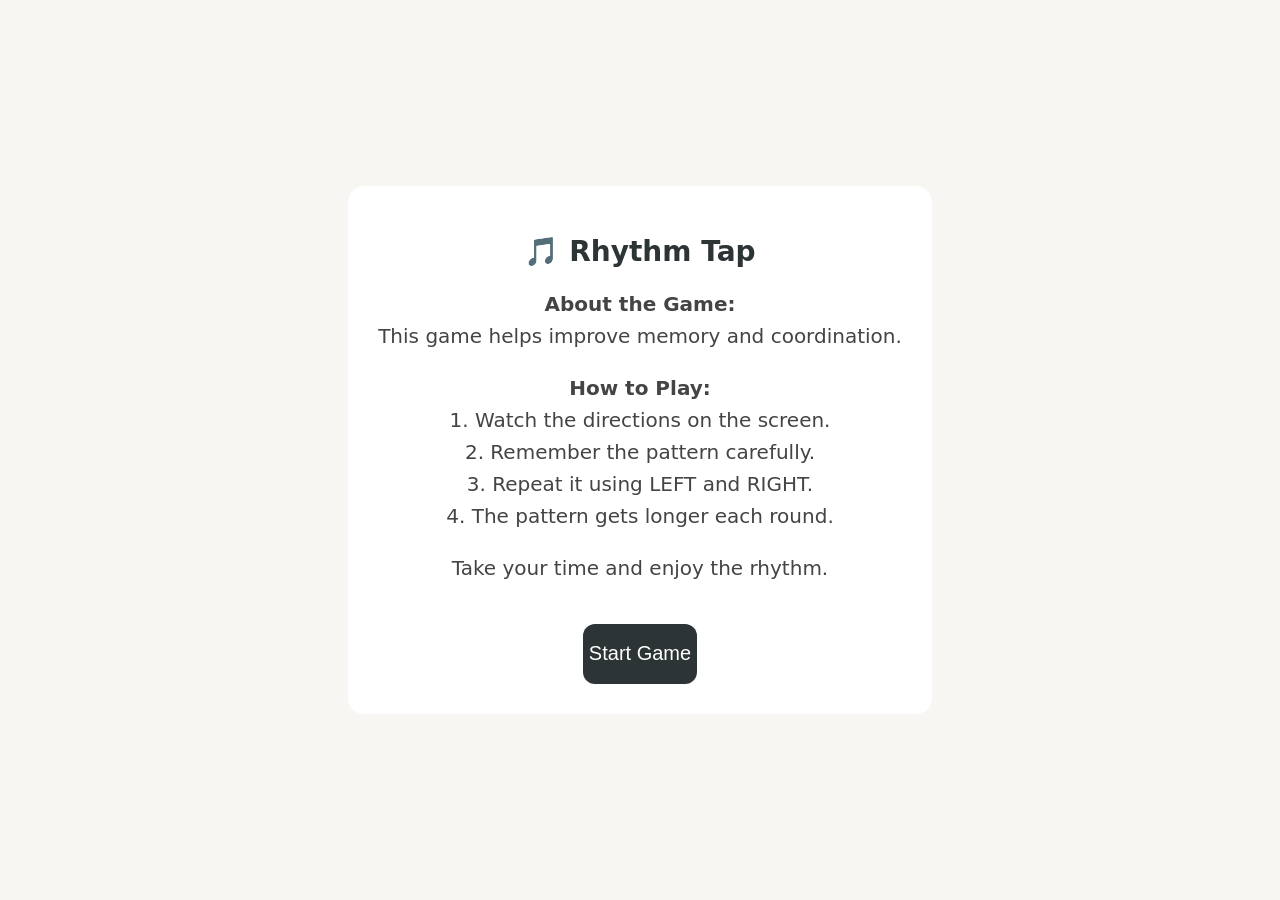
<file: rhythmTap.html>
<!DOCTYPE html>
<html>
<head>
<meta charset="UTF-8">
<title>Rhythm Tap</title>
<meta name="viewport" content="width=device-width, initial-scale=1, user-scalable=yes">

<style>
:root {
  --bg: #F8F6F3;
  --surface: #FFFFFF;
  --text: #2D3436;
  --left: #E17055;
  --right: #0984E3;
}

body {
  margin: 0;
  font-family: system-ui;
  background: var(--bg);
  color: var(--text);
}

.container {
  max-width: 520px;
  margin: auto;
  padding: 20px;
}

/* WELCOME */
#welcome {
  display: flex;
  justify-content: center;
  align-items: center;
  height: 100vh;
}

.card {
  background: var(--surface);
  padding: 30px;
  border-radius: 16px;
  text-align: center;
}

.card h1 { font-size: 28px; }
.card p {
  font-size: 20px;
  line-height: 1.6;
  color: #444;
}

/* GAME */
#game { display: none; }

.top-bar {
  display: flex;
  justify-content: space-between;
  background: var(--surface);
  padding: 15px;
  border-radius: 12px;
  font-size: 22px;
  margin-bottom: 15px;
}

#msg {
  font-size: 20px;
  margin: 10px 0;
}

.game-area {
  height: 200px;
  background: var(--surface);
  border-radius: 16px;
  display: flex;
  justify-content: center;
  align-items: center;
  font-size: 44px;
  font-weight: bold;
  margin-bottom: 20px;
  transition: 0.3s ease;
}

/* SWITCHES */
.switches {
  display: flex;
  gap: 15px;
}

/* unchanged styling */
.switch {
  flex: 1;
  height: 90px;
  border-radius: 14px;
  font-size: 52px;
  font-weight: 900;
  letter-spacing: 2px;
  color: #fff;
  display: flex;
  justify-content: center;
  align-items: center;
  transition: 0.15s;
}

.left { background: var(--left); }
.right { background: var(--right); }

.pressed {
  transform: scale(0.95);
  opacity: 0.8;
}

/* TRY AGAIN BUTTON */
#retryBtn {
  display: none;
  margin-top: 15px;
  width: 100%;
  height: 55px;
  border-radius: 12px;
  border: none;
  background: #2D3436;
  color: #fff;
  font-size: 18px;
}
</style>
</head>

<body>

<!-- WELCOME -->
<div id="welcome">
  <div class="card">
    <h1>🎵 Rhythm Tap</h1>

    <p><b>About the Game:</b><br>
    This game helps improve memory and coordination.</p>

    <p><b>How to Play:</b><br>
    1. Watch the directions on the screen.<br>
    2. Remember the pattern carefully.<br>
    3. Repeat it using LEFT and RIGHT.<br>
    4. The pattern gets longer each round.</p>

    <p>Take your time and enjoy the rhythm.</p>

    <button style="margin-top:20px;height:60px;font-size:20px;border-radius:12px;border:none;background:#2D3436;color:#fff;"
      onclick="startApp()">Start Game</button>
  </div>
</div>

<!-- GAME -->
<div id="game">
  <div class="container">

    <div class="top-bar">
      <div>Level: <span id="level">1</span></div>
      <div>Score: <span id="score">0</span></div>
    </div>

    <div id="msg">Press any switch to start</div>

    <div class="game-area" id="display">READY</div>

    <div class="switches">
      <!-- ✅ ONLY CHANGE HERE -->
      <div id="leftBtn" class="switch left">LEFT</div>
      <div id="rightBtn" class="switch right">RIGHT</div>
    </div>

    <button id="retryBtn" onclick="resetGame()">Try Again</button>

  </div>
</div>

<script>
const InputHandler = {
  listeners: [],
  last: 0,

  init() {
    document.addEventListener("keydown", (e) => {
      if (e.repeat) return;

      if (e.key === "ArrowLeft" || e.key === "ArrowRight") {
        e.preventDefault();

        let now = Date.now();
        if (now - this.last < 150) return;
        this.last = now;

        this.emit(e.key === "ArrowLeft" ? "L" : "R");
      }
    });
  },

  subscribe(fn) {
    this.listeners.push(fn);
  },

  emit(dir) {
    this.listeners.forEach(fn => fn(dir));
  }
};

let ctx;
function initAudio() {
  if (!ctx) ctx = new (window.AudioContext || window.webkitAudioContext)();
}

function tone(freq, duration=0.12) {
  const osc = ctx.createOscillator();
  const gain = ctx.createGain();

  osc.type = "sine";
  osc.frequency.value = freq;

  osc.connect(gain);
  gain.connect(ctx.destination);

  gain.gain.setValueAtTime(0.25, ctx.currentTime);
  gain.gain.exponentialRampToValueAtTime(0.001, ctx.currentTime + duration);

  osc.start();
  osc.stop(ctx.currentTime + duration);
}

const soundLeft = () => tone(300);
const soundRight = () => tone(700);
const rhythmTick = () => tone(500, 0.05);

let pattern = [];
let user = [];
let level = 1;
let score = 0;
let playing = false;
let started = false;

const display = document.getElementById("display");
const msg = document.getElementById("msg");
const retryBtn = document.getElementById("retryBtn");

function pressAnim(btn) {
  btn.classList.add("pressed");
  setTimeout(() => btn.classList.remove("pressed"), 120);
}

function countdownStart() {
  let count = 3;
  display.innerText = count;
  msg.innerText = "Get Ready";

  let interval = setInterval(() => {
    count--;
    if (count > 0) {
      display.innerText = count;
    } else {
      clearInterval(interval);
      display.innerText = "GO";
      setTimeout(() => startGame(), 500);
    }
  }, 800);
}

function startGame() {
  pattern = [];
  level = 1;
  score = 0;
  retryBtn.style.display = "none";
  document.getElementById("score").innerText = score;
  nextLevel();
}

function nextLevel() {
  user = [];
  document.getElementById("level").innerText = level;
  msg.innerText = "Watch carefully";

  pattern.push(Math.random() < 0.5 ? "L" : "R");
  showPattern();
}

function showPattern() {
  let i = 0;
  playing = false;

  let interval = setInterval(() => {
    rhythmTick();

    let dir = pattern[i];
    display.innerText = dir === "L" ? "LEFT" : "RIGHT";

    display.style.background = dir === "L" ? "#ffe5df" : "#e3f2ff";
    display.style.transform = "scale(1.05)";

    setTimeout(() => {
      display.style.background = "#FFFFFF";
      display.style.transform = "scale(1)";
    }, 400);

    i++;

    if (i >= pattern.length) {
      clearInterval(interval);
      setTimeout(() => {
        display.innerText = "YOUR TURN";
        msg.innerText = "Repeat the pattern";
        playing = true;
      }, 700);
    }
  }, 900);
}

function handleInput(input) {
  initAudio();

  let btn = document.getElementById(input === "L" ? "leftBtn" : "rightBtn");
  pressAnim(btn);

  if (!started || !playing) return;

  input === "L" ? soundLeft() : soundRight();

  user.push(input);

  let i = user.length - 1;

  if (user[i] !== pattern[i]) {
    display.innerText = "❌";
    msg.innerText = "Game Over";
    retryBtn.style.display = "block";
    started = false;
    playing = false;
    return;
  }

  if (user.length === pattern.length) { 
    score++;
    document.getElementById("score").innerText = score;
    level++;
    setTimeout(nextLevel, 800);
  }
}

function resetGame() {
  started = true;
  countdownStart();
}

function startApp() {
  document.getElementById("welcome").style.display = "none";
  document.getElementById("game").style.display = "block";

  InputHandler.init();
  InputHandler.subscribe(handleInput);

  started = true;
  countdownStart();
}

document.getElementById("leftBtn").onclick = () => handleInput("L");
document.getElementById("rightBtn").onclick = () => handleInput("R");
</script>

</body>
</html>
</file>
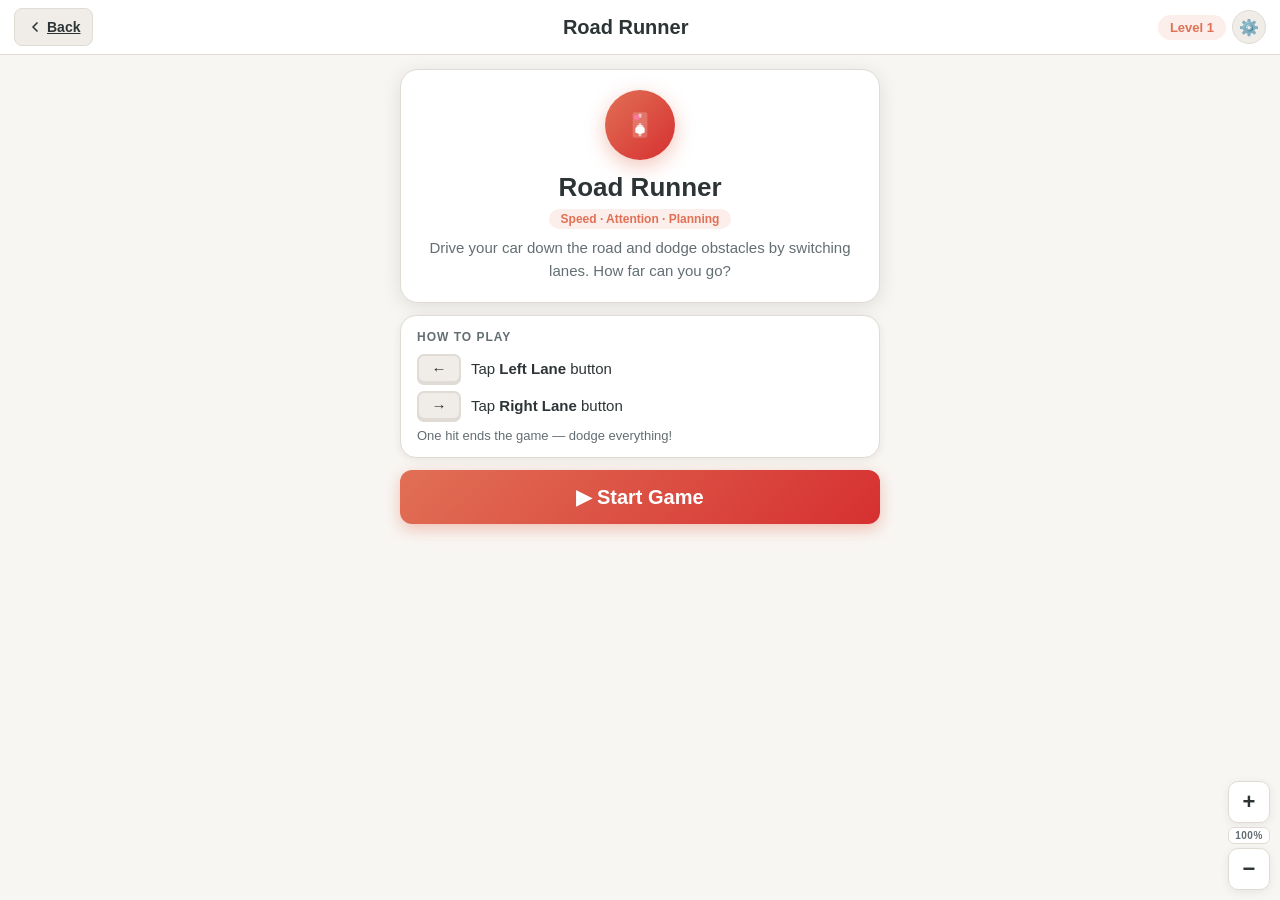
<file: road-runner.html>
<!DOCTYPE html>
<html lang="en">
<head>
<meta charset="UTF-8">
<meta name="viewport" content="width=device-width, initial-scale=1, viewport-fit=cover, user-scalable=no" id="metaViewport">
<script>
// Apply viewport for landscape phones ASAP before render
(function(){
  var meta = document.getElementById('metaViewport');
  function check() {
    // Always use scale=1 — the flex layout fills the screen correctly
    meta.content = 'width=device-width, initial-scale=1, maximum-scale=1, user-scalable=no, viewport-fit=cover';
  }
  check();
  window.addEventListener('orientationchange', function(){ setTimeout(check, 150); });
})();
</script>
<title>Road Runner · Cognitive Training Games</title>
<style>
/* ═══ CSS VARIABLES ═══ */
:root {
  --bg:           #F8F6F3;
  --surface:      #FFFFFF;
  --surface2:     #F0EDE8;
  --text:         #2D3436;
  --text-light:   #636E72;
  --border:       #E0DBD5;
  --accent:       #E17055;
  --accent-soft:  rgba(225,112,85,0.12);
  --success:      #00B894;
  --highlight:    #74B9FF;
  --shadow-sm:    0 2px 10px rgba(0,0,0,0.07);
  --shadow-md:    0 4px 20px rgba(0,0,0,0.10);
}
[data-theme="dark"] {
  --bg:           #141414;
  --surface:      #1F1F1F;
  --surface2:     #2A2A2A;
  --text:         #F0EDE8;
  --text-light:   #9A9590;
  --border:       #333333;
  --accent:       #FF7A5A;
  --accent-soft:  rgba(255,122,90,0.15);
  --success:      #00D4A8;
  --highlight:    #90C8FF;
  --shadow-sm:    0 2px 10px rgba(0,0,0,0.3);
  --shadow-md:    0 4px 20px rgba(0,0,0,0.4);
}

/* ═══ RESET ═══ */
*, *::before, *::after { box-sizing: border-box; margin: 0; padding: 0; }
html { height: 100%; }

body {
  font-family: -apple-system, BlinkMacSystemFont, 'Segoe UI', Roboto, sans-serif;
  background: var(--bg);
  color: var(--text);
  height: 100dvh;
  height: 100vh;
  overflow: hidden;
  user-select: none;
  -webkit-user-select: none;
  touch-action: manipulation;
  transition: background 0.3s, color 0.3s;
  display: flex;
  flex-direction: column;
  align-items: stretch;
  width: 100%;
  margin: 0;
  padding: 0;
}

#ctg-zoom-wrap {
  height: 100dvh;
  height: 100vh;
  display: flex;
  flex-direction: column;
  overflow: hidden;
  transform-origin: top center;
  width: 100%;
  margin-left: auto;
  margin-right: auto;
}

/* ── HEADER ── */
.header {
  display: flex;
  align-items: center;
  justify-content: space-between;
  padding: max(env(safe-area-inset-top), 8px) max(env(safe-area-inset-right), 14px) 8px max(env(safe-area-inset-left), 14px);
  background: var(--surface);
  border-bottom: 1px solid var(--border);
  flex-shrink: 0;
  gap: 8px;
  min-height: 52px;
  transition: background 0.3s, border-color 0.3s;
}

.back-btn {
  background: var(--surface2);
  border: 1.5px solid var(--border);
  border-radius: 8px;
  padding: 7px 12px;
  font-size: 14px;
  font-weight: 600;
  cursor: pointer;
  color: var(--text);
  display: flex;
  align-items: center;
  gap: 4px;
  min-height: 38px;
  flex-shrink: 0;
  -webkit-tap-highlight-color: transparent;
  touch-action: manipulation;
  transition: background 0.18s;
}
.back-btn:hover { background: var(--border); }

.game-title {
  font-size: clamp(15px, 4vw, 20px);
  font-weight: 700;
  text-align: center;
  flex: 1;
}

.header-actions {
  display: flex;
  align-items: center;
  gap: 6px;
  flex-shrink: 0;
}

.level-badge {
  background: rgba(225,112,85,0.12);
  color: var(--accent);
  border-radius: 16px;
  padding: 5px 12px;
  font-size: 13px;
  font-weight: 700;
  white-space: nowrap;
  transition: background 0.3s, color 0.3s;
}

.settings-link {
  display: flex;
  align-items: center;
  justify-content: center;
  width: 34px; height: 34px;
  border-radius: 50%;
  background: var(--surface2);
  border: 1.5px solid var(--border);
  font-size: 16px;
  text-decoration: none;
  color: var(--text-light);
  transition: background 0.18s;
  flex-shrink: 0;
}
.settings-link:hover { background: var(--border); }

/* ── SCREENS ── */
.screen { display: none; flex-direction: column; width: 100%; flex: 1; overflow: hidden; }
.screen.active { display: flex; }

/* Portrait: no bottom padding needed — controls are inline in layout */
#gameScreen.active {
  padding-bottom: 0;
  display: flex;
  flex-direction: column;
  flex: 1;
  min-height: 0;
  overflow: hidden;
}
/* Landscape: buttons are inline so no bottom padding needed */
body.ls-active #gameScreen.active {
  padding-bottom: 0;
  height: 100%;
  flex: 1;
  min-height: 0;
}

/* ── MENU ── */
.menu-body {
  flex: 1;
  overflow-y: auto;
  -webkit-overflow-scrolling: touch;
  display: flex;
  flex-direction: column;
  align-items: center;
  padding: 14px max(env(safe-area-inset-right), 14px) max(env(safe-area-inset-bottom), 14px) max(env(safe-area-inset-left), 14px);
  gap: 12px;
}

.menu-hero {
  background: var(--surface);
  border-radius: 18px;
  padding: 20px 16px;
  width: 100%;
  max-width: 480px;
  text-align: center;
  box-shadow: var(--shadow-md);
  border: 1px solid var(--border);
  transition: background 0.3s, border-color 0.3s;
}

.game-icon-big {
  width: 70px; height: 70px;
  margin: 0 auto 12px;
  border-radius: 50%;
  background: linear-gradient(135deg, #E17055, #d63031);
  display: flex;
  align-items: center;
  justify-content: center;
  box-shadow: 0 6px 20px rgba(225,112,85,0.4);
}

.menu-hero h1 { font-size: clamp(20px, 5vw, 26px); font-weight: 700; margin-bottom: 6px; }

.domain-tag {
  display: inline-block;
  background: rgba(225,112,85,0.12);
  color: var(--accent);
  border-radius: 16px;
  padding: 3px 12px;
  font-size: 12px;
  font-weight: 600;
  margin-bottom: 8px;
  transition: background 0.3s;
}

.menu-desc { color: var(--text-light); font-size: clamp(13px, 3.5vw, 15px); line-height: 1.5; }

.how-to {
  background: var(--surface);
  border-radius: 16px;
  padding: 14px 16px;
  width: 100%;
  max-width: 480px;
  box-shadow: var(--shadow-sm);
  border: 1px solid var(--border);
  transition: background 0.3s, border-color 0.3s;
}

.how-to h3 {
  font-size: 12px;
  text-transform: uppercase;
  letter-spacing: 1px;
  color: var(--text-light);
  margin-bottom: 10px;
  font-weight: 700;
}

.how-to-row { display: flex; align-items: center; gap: 10px; margin-bottom: 8px; font-size: clamp(13px, 3.5vw, 15px); }

.key-badge {
  background: var(--surface2);
  border: 2px solid var(--border);
  border-radius: 7px;
  padding: 4px 10px;
  font-weight: 700;
  font-size: 15px;
  min-width: 44px;
  text-align: center;
  box-shadow: 0 2px 0 var(--border);
  flex-shrink: 0;
  transition: background 0.3s;
}

.menu-right-col {
  width: 100%;
  max-width: 480px;
  display: flex;
  flex-direction: column;
  gap: 12px;
}

.start-btn {
  background: linear-gradient(135deg, var(--accent), #d63031);
  color: white;
  border: none;
  border-radius: 12px;
  padding: 15px;
  font-size: clamp(17px, 4.5vw, 20px);
  font-weight: 700;
  cursor: pointer;
  width: 100%;
  box-shadow: 0 5px 16px rgba(225,112,85,0.4);
  min-height: 54px;
  -webkit-tap-highlight-color: transparent;
  touch-action: manipulation;
}

/* ── COUNTDOWN ── */
.countdown-wrap {
  display: flex;
  flex-direction: column;
  align-items: center;
  justify-content: center;
  flex: 1;
  gap: 10px;
  padding: 16px;
}
.countdown-label { font-size: clamp(16px, 4vw, 20px); color: var(--text-light); font-weight: 600; }
.countdown-num {
  font-size: clamp(72px, 20vmin, 120px);
  font-weight: 700;
  color: var(--accent);
  line-height: 1;
  transition: transform 0.2s, opacity 0.2s;
}
.countdown-num.pop { transform: scale(1.3); opacity: 0.6; }

/* ── GAME SCREEN ── */
/*
 * ╔══════════════════════════════════════════════════════════════╗
 * ║  ZOOM / LAYOUT FIX — HOW IT WORKS                          ║
 * ║                                                              ║
 * ║  Root cause: the road-wrapper had flex:1 with NO max-height, ║
 * ║  so it expanded to fill all remaining space on tall phones,  ║
 * ║  pushing the status msg + lane buttons below the viewport.   ║
 * ║                                                              ║
 * ║  Fix applied here (no transform:scale needed):               ║
 * ║  1. .game-layout  → padding 4px, gap 4px  (was 8px/8px)     ║
 * ║  2. .stat-box     → padding 4px  (was 6px)                  ║
 * ║  3. .stat-value   → font clamp 15px (was 18px)              ║
 * ║  4. .road-wrapper → max-height calc() cap so buttons always  ║
 * ║                     stay on-screen                           ║
 * ║  5. .lane-btn     → padding 12px (was 14px), min-height 50px ║
 * ║  6. .status-msg   → min-height 18px (was 24px)              ║
 * ║                                                              ║
 * ║  To adjust further: tweak max-height in .road-wrapper below  ║
 * ║  or change padding/gap in .game-layout.                      ║
 * ╚══════════════════════════════════════════════════════════════╝
 */
.game-layout {
  flex: 1;
  display: flex;
  flex-direction: column;
  overflow: hidden;
  min-height: 0;
  padding: 3px max(env(safe-area-inset-right),8px) 3px max(env(safe-area-inset-left),8px);
  gap: 3px;
  align-items: stretch;
  width: 100%;
}

.stats-bar { display: flex; gap: 5px; flex-shrink: 0; }

.stat-box {
  background: var(--surface);
  border-radius: 8px;
  padding: 3px 5px;
  text-align: center;
  box-shadow: var(--shadow-sm);
  border: 1px solid var(--border);
  flex: 1;
  transition: background 0.3s, border-color 0.3s;
}
.stat-label { font-size: 8px; text-transform: uppercase; letter-spacing: 0.7px; color: var(--text-light); font-weight: 600; }
.stat-value { font-size: clamp(13px, 3.5vw, 17px); font-weight: 700; color: var(--text); line-height: 1.1; }

/* ── ROAD AREA ── */
.road-wrapper {
  flex: 1;
  border-radius: 14px;
  overflow: hidden;
  box-shadow: 0 6px 30px rgba(0,0,0,0.18);
  position: relative;
  background: #2d3748;
  min-height: 0;
  /* Portrait: header~52 + stats~42 + status~22 + buttons~50 + gaps~24 = ~190px */
  max-height: calc(100dvh - 190px);
  display: flex;
  width: 100%;
  align-self: center;
}

#roadCanvas { display: block; width: 100%; height: 100%; }

.collision-flash {
  position: absolute;
  inset: 0;
  background: rgba(225,112,85,0.0);
  border-radius: 14px;
  pointer-events: none;
  transition: background 0.1s;
}
.collision-flash.flash { background: rgba(225,112,85,0.4); }

/* ── TOUCH CONTROLS ── */
.controls-row {
  display: none; /* hidden until game starts */
  gap: 8px;
  position: relative;
  width: 100%;
  padding: 6px 8px 8px 8px;
  background: var(--bg);
  border-top: 1px solid var(--border);
  z-index: 100;
  transition: background 0.3s;
  flex-direction: row;
  flex-shrink: 0;
  justify-content: center;
  align-items: stretch;
}
.controls-row.visible { display: flex; }

.lane-btn {
  flex: 1;
  border-radius: 10px;
  padding: 7px 8px;
  font-size: clamp(12px, 3vw, 14px);
  font-weight: 700;
  display: flex;
  align-items: center;
  justify-content: center;
  gap: 4px;
  cursor: pointer;
  min-height: 36px;
  max-height: 42px;
  -webkit-tap-highlight-color: transparent;
  touch-action: manipulation;
  transition: transform 0.1s, opacity 0.15s;
  border: 2px solid transparent;
}
.lane-btn:active { transform: scale(0.95); opacity: 0.8; }
.lane-btn.active-left  { box-shadow: 0 2px 20px rgba(229,62,62,0.5); }
.lane-btn.active-right { box-shadow: 0 2px 20px rgba(49,130,206,0.5); }

/* Left button always red, right always blue */
#btnLeft,  .btn-red  { color: #fff; background: #E53E3E; border-color: #C53030; box-shadow: 0 2px 12px rgba(229,62,62,0.35); }
#btnRight, .btn-blue { color: #fff; background: #3182CE; border-color: #2B6CB0; box-shadow: 0 2px 12px rgba(49,130,206,0.35); }

.status-msg {
  font-size: clamp(12px, 3vw, 15px); /* ← was clamp(13px,3.5vw,16px) */
  font-weight: 600;
  color: var(--text-light);
  text-align: center;
  min-height: 18px; /* ← was 24px */
  flex-shrink: 0;
}
.status-msg.danger { color: var(--accent); }
.status-msg.good   { color: var(--success); }

/* ── RESULTS ── */
.results-scroll {
  flex: 1;
  overflow-y: auto;
  -webkit-overflow-scrolling: touch;
  display: flex;
  flex-direction: column;
  align-items: center;
  padding: 14px max(env(safe-area-inset-right),14px) max(env(safe-area-inset-bottom),14px) max(env(safe-area-inset-left),14px);
  gap: 12px;
}

.results-card {
  background: var(--surface);
  border-radius: 20px;
  box-shadow: var(--shadow-md);
  border: 1px solid var(--border);
  padding: 28px 22px;
  width: 100%;
  max-width: 480px;
  text-align: center;
  transition: background 0.3s, border-color 0.3s;
}

.results-emoji { font-size: clamp(40px, 10vw, 60px); margin-bottom: 10px; line-height: 1; }
.results-title { font-size: clamp(22px, 6vw, 32px); font-weight: 700; margin-bottom: 6px; }
.results-msg   { font-size: clamp(13px, 3.5vw, 17px); color: var(--text-light); margin-bottom: 20px; line-height: 1.5; }

.results-grid {
  display: grid;
  grid-template-columns: 1fr 1fr;
  gap: 10px;
  margin-bottom: 20px;
}

.result-stat { background: var(--surface2); border-radius: 12px; padding: 12px 8px; border: 1px solid var(--border); transition: background 0.3s; }
.result-stat .stat-label { font-size: 11px; margin-bottom: 3px; }
.result-stat .stat-value { font-size: clamp(20px, 5vw, 28px); }

.btn-row { display: flex; flex-direction: column; gap: 10px; }

.btn-primary {
  background: linear-gradient(135deg, var(--accent), #d63031);
  color: white; border: none;
  border-radius: 12px; padding: 14px;
  font-size: clamp(16px, 4vw, 19px); font-weight: 700;
  cursor: pointer; min-height: 52px; width: 100%;
  box-shadow: 0 6px 20px rgba(225,112,85,0.35);
  -webkit-tap-highlight-color: transparent;
  touch-action: manipulation;
}

.btn-secondary {
  background: var(--surface2); color: var(--text);
  border: 2px solid var(--border);
  border-radius: 12px; padding: 12px;
  font-size: clamp(15px, 4vw, 18px); font-weight: 600;
  cursor: pointer; min-height: 48px; width: 100%;
  -webkit-tap-highlight-color: transparent;
  touch-action: manipulation;
  transition: background 0.3s, border-color 0.3s;
}

/* ══ ZOOM CONTROLS ══ */
.zoom-controls {
  position: fixed;
  bottom: max(env(safe-area-inset-bottom), 10px);
  right: max(env(safe-area-inset-right), 10px);
  display: flex;
  flex-direction: column;
  gap: 4px;
  z-index: 200;
  opacity: 1;
  pointer-events: all;
  transition: opacity 0.25s;
}
.zoom-controls.visible {
  opacity: 1;
  pointer-events: all;
}
.zoom-btn {
  width: 42px; height: 42px;
  border-radius: 10px;
  border: 1.5px solid var(--border);
  background: var(--surface);
  color: var(--text);
  font-size: 22px;
  font-weight: 700;
  cursor: pointer;
  display: flex; align-items: center; justify-content: center;
  box-shadow: var(--shadow-sm);
  -webkit-tap-highlight-color: transparent;
  touch-action: manipulation;
  transition: background 0.15s;
  line-height: 1;
}
.zoom-btn:active { background: var(--surface2); }
.zoom-label {
  font-size: 10px;
  font-weight: 700;
  color: var(--text-light);
  text-align: center;
  letter-spacing: 0.5px;
  background: var(--surface);
  border-radius: 6px;
  border: 1px solid var(--border);
  padding: 2px 4px;
}

/* ══ LANDSCAPE ══ */
@media (orientation: landscape) and (max-height: 600px) and (min-aspect-ratio: 1/1) {
  /* Compact header */
  .header {
    min-height: 38px;
    padding-top: max(env(safe-area-inset-top), 4px);
    padding-bottom: 4px;
    padding-left: max(env(safe-area-inset-left), 10px);
    padding-right: max(env(safe-area-inset-right), 10px);
  }
  .back-btn { min-height: 30px; font-size: 12px; padding: 4px 9px; }
  .level-badge { font-size: 11px; padding: 3px 9px; }
  .game-title { font-size: 14px; }
  .settings-link { width: 28px; height: 28px; font-size: 14px; }

  /* ── GAME SCREEN: full flex row ── */
  #gameScreen.active { padding-bottom: 0; }

  .game-layout {
    flex-direction: row;
    padding: 4px max(env(safe-area-inset-right), 6px) max(env(safe-area-inset-bottom), 4px) max(env(safe-area-inset-left), 6px);
    gap: 6px;
    align-items: stretch;
    height: 100%;
  }

  /* Left control panel */
  .right-col {
    width: clamp(120px, 28vw, 175px);
    flex-shrink: 0;
    display: flex;
    flex-direction: column;
    gap: 4px;
    order: 1;
    min-width: 0;
  }

  /* Stats stack vertically */
  .stats-bar {
    flex-direction: column;
    gap: 3px;
    flex: 1;
    min-height: 0;
  }
  .stat-box {
    padding: 4px 8px;
    flex: 1;
    display: flex;
    flex-direction: column;
    justify-content: center;
    min-height: 0;
  }
  .stat-label { font-size: 8px; letter-spacing: 0.5px; }
  .stat-value { font-size: clamp(14px, 2.8vh, 20px); line-height: 1.15; }

  .status-msg {
    font-size: 10px;
    min-height: 12px;
    text-align: center;
    flex-shrink: 0;
    padding: 2px 0;
  }

  /* Touch buttons: stacked vertically, fill height */
  .controls-row {
    position: static !important;
    flex-direction: column !important;
    padding: 0 !important;
    background: transparent !important;
    border-top: none !important;
    gap: 4px !important;
    width: 100%;
    flex-shrink: 0;
    flex: 1;
    min-height: 0;
  }
  .lane-btn {
    flex: 1;
    min-height: 0;
    font-size: clamp(11px, 2.4vh, 15px);
    padding: 0 6px;
    border-radius: 10px;
    gap: 3px;
    font-weight: 800;
    border-width: 1.5px;
  }

  /* Road canvas — takes all remaining space */
  .road-wrapper {
    flex: 1;
    border-radius: 10px;
    min-height: 0;
    max-height: none;
    height: 100%;
    order: 2;
    align-self: stretch;
  }

  /* Zoom controls: float above road bottom-right */
  .zoom-controls {
    bottom: max(env(safe-area-inset-bottom), 6px);
    right: max(env(safe-area-inset-right), 6px);
  }

  /* ── MENU landscape ── */
  .menu-body {
    flex-direction: row;
    flex-wrap: nowrap;
    align-items: stretch;
    overflow: hidden;
    padding: 6px max(env(safe-area-inset-right), 8px) max(env(safe-area-inset-bottom), 6px) max(env(safe-area-inset-left), 8px);
    gap: 8px;
  }
  .menu-hero {
    flex: 1; min-width: 0; padding: 10px 12px;
    display: flex; flex-direction: column; justify-content: center;
    border-radius: 14px;
  }
  .game-icon-big { width: 44px; height: 44px; margin: 0 auto 6px; }
  .menu-hero h1  { font-size: 16px; margin-bottom: 4px; }
  .domain-tag    { font-size: 11px; padding: 2px 8px; margin-bottom: 4px; }
  .menu-desc     { font-size: 12px; line-height: 1.4; }
  .menu-right-col {
    flex: 1; min-width: 0;
    display: flex; flex-direction: column;
    justify-content: center; gap: 8px;
  }
  .how-to { padding: 10px 12px; border-radius: 14px; }
  .how-to h3  { font-size: 11px; margin-bottom: 6px; }
  .how-to-row { font-size: 12px; margin-bottom: 6px; }
  .key-badge  { font-size: 13px; min-width: 36px; padding: 3px 7px; }
  .start-btn  { flex-shrink: 0; font-size: 14px; min-height: 40px; padding: 10px; border-radius: 10px; }

  /* ── RESULTS landscape ── */
  .results-scroll {
    padding: 4px max(env(safe-area-inset-right), 8px) max(env(safe-area-inset-bottom), 4px) max(env(safe-area-inset-left), 8px);
    justify-content: flex-start;
    align-items: center;
    overflow-y: auto;
  }
  .results-card {
    padding: 10px 14px;
    width: 100%;
    max-width: 540px;
  }
  .results-emoji { font-size: 28px; margin-bottom: 4px; }
  .results-title { font-size: 18px; margin-bottom: 2px; }
  .results-msg   { font-size: 12px; margin-bottom: 8px; }
  .results-grid  { gap: 6px; margin-bottom: 8px; grid-template-columns: repeat(4, 1fr); }
  .result-stat   { padding: 7px 6px; }
  .result-stat .stat-label { font-size: 10px; }
  .result-stat .stat-value { font-size: 16px; }
  .btn-row { flex-direction: row; gap: 8px; }
  .btn-primary   { min-height: 38px; font-size: 14px; }
  .btn-secondary { min-height: 34px; font-size: 13px; }
}

@media (prefers-reduced-motion: reduce) {
  *, *::before, *::after { animation: none !important; transition: none !important; }
}
</style>
</head>
<body>
<div id="ctg-zoom-wrap" style="height:100dvh;height:100vh;display:flex;flex-direction:column;overflow:hidden;">

<!-- ── HEADER (persistent) ── -->
<div class="header">
  <a href="index.html" class="back-btn">
    <svg width="16" height="16" viewBox="0 0 24 24" fill="none" stroke="currentColor" stroke-width="2.5" stroke-linecap="round" stroke-linejoin="round"><polyline points="15 18 9 12 15 6"/></svg>
    Back
  </a>
  <span class="game-title">Road Runner</span>
  <div class="header-actions">
    <div class="level-badge" id="levelBadge">Level 1</div>
    <a href="settings.html" class="settings-link" title="Settings">⚙️</a>
  </div>
</div>

<!-- ══ MENU ══ -->
<div class="screen active" id="menuScreen">
  <div class="menu-body">
    <div class="menu-hero">
      <div class="game-icon-big">
        <svg width="36" height="36" viewBox="0 0 54 54" fill="none">
          <rect x="16" y="8"  width="22" height="38" rx="3" fill="white" opacity="0.2"/>
          <rect x="25" y="10" width="4" height="6"  rx="1" fill="white" opacity="0.6"/>
          <rect x="25" y="24" width="4" height="6"  rx="1" fill="white" opacity="0.6"/>
          <rect x="25" y="38" width="4" height="6"  rx="1" fill="white" opacity="0.6"/>
          <rect x="20" y="30" width="14" height="10" rx="3" fill="white"/>
          <rect x="22" y="27" width="10" height="6"  rx="2" fill="white" opacity="0.7"/>
          <circle cx="22" cy="41" r="2" fill="#E17055"/>
          <circle cx="32" cy="41" r="2" fill="#E17055"/>
          <rect x="18" y="12" width="8" height="7" rx="2" fill="#FD79A8" opacity="0.85"/>
        </svg>
      </div>
      <h1>Road Runner</h1>
      <div class="domain-tag">Speed · Attention · Planning</div>
      <p class="menu-desc">Drive your car down the road and dodge obstacles by switching lanes. How far can you go?</p>
    </div>

    <div class="menu-right-col">
      <div class="how-to">
        <h3>How to Play</h3>
        <div class="how-to-row">
          <span class="key-badge">←</span>
          <span>Tap <strong>Left Lane</strong> button</span>
        </div>
        <div class="how-to-row">
          <span class="key-badge">→</span>
          <span>Tap <strong>Right Lane</strong> button</span>
        </div>
        <div class="how-to-row" style="color: var(--text-light); font-size: 13px; margin-bottom:0;">
          One hit ends the game — dodge everything!
        </div>
      </div>

      <button class="start-btn" id="startBtn">▶ Start Game</button>
    </div>
  </div>
</div>

<!-- ══ COUNTDOWN ══ -->
<div class="screen" id="countdownScreen">
  <div class="countdown-wrap">
    <div class="countdown-label">Get ready to drive!</div>
    <div class="countdown-num" id="countdownNum">3</div>
    <div class="countdown-label">Avoid the obstacles</div>
  </div>
</div>

<!-- ══ GAME SCREEN ══ -->
<div class="screen" id="gameScreen">
  <div class="game-layout" id="gameLayout">

    <div class="stats-bar" id="statsBar">
      <div class="stat-box">
        <div class="stat-label">Score</div>
        <div class="stat-value" id="scoreDisplay">0</div>
      </div>
      <div class="stat-box">
        <div class="stat-label">Dodged</div>
        <div class="stat-value" id="dodgedDisplay">0</div>
      </div>
      <div class="stat-box">
        <div class="stat-label">Speed</div>
        <div class="stat-value" id="speedDisplay">1</div>
      </div>
    </div>

    <div class="road-wrapper" id="roadWrapper">
      <canvas id="roadCanvas"></canvas>
      <div class="collision-flash" id="collisionFlash"></div>
    </div>

    <div class="status-msg" id="statusMsg">Dodge the obstacles!</div>

    <!-- ── CONTROLS inside game-layout — always visible in both orientations ── -->
    <div class="controls-row" id="controlsRow">
      <button class="lane-btn btn-red active-left" id="btnLeft"
        onclick="SoundEngine.init(); onInput('left')">
        ← Left Lane
      </button>
      <button class="lane-btn btn-blue" id="btnRight"
        onclick="SoundEngine.init(); onInput('right')">
        Right Lane →
      </button>
    </div>

  </div>
</div>

<!-- ══ RESULTS ══ -->
<div class="screen" id="resultsScreen">
  <div class="results-scroll">
    <div class="results-card">
      <div class="results-emoji" id="resultsEmoji">⭐</div>
      <div class="results-title" id="resultsTitle">Well Done!</div>
      <div class="results-msg"   id="resultsMsg">Great effort!</div>

      <div class="results-grid">
        <div class="result-stat">
          <div class="stat-label">Final Score</div>
          <div class="stat-value" id="finalScore">0</div>
        </div>
        <div class="result-stat">
          <div class="stat-label">Level Reached</div>
          <div class="stat-value" id="finalLevel">1</div>
        </div>
        <div class="result-stat">
          <div class="stat-label">Obstacles Dodged</div>
          <div class="stat-value" id="finalDodged">0</div>
        </div>
        <div class="result-stat">
          <div class="stat-label">Distance</div>
          <div class="stat-value" id="finalDistance">0m</div>
        </div>
      </div>

      <div class="btn-row">
        <button class="btn-primary"   id="playAgainBtn">▶ Play Again</button>
        <button class="btn-secondary" id="backToMenuBtn">Back to Menu</button>
      </div>
    </div>
  </div>
</div>

</div><!-- /ctg-zoom-wrap -->

<!-- ── ZOOM CONTROLS ── -->
<div class="zoom-controls" id="zoomControls">
  <button class="zoom-btn" id="zoomInBtn" title="Zoom in">+</button>
  <div class="zoom-label" id="zoomLabel">100%</div>
  <button class="zoom-btn" id="zoomOutBtn" title="Zoom out">−</button>
</div>

<script>
// ─── THEME: apply immediately ───────────────────────────────────────────────
(function() {
  var t = localStorage.getItem('ctg-theme') || 'light';
  document.documentElement.setAttribute('data-theme', t);
})();

// ─── CANVAS SIZING ──────────────────────────────────────────────────────────
const LOGICAL_W = 400, LOGICAL_H = 520;
let CANVAS_W = LOGICAL_W, CANVAS_H = LOGICAL_H;

function resizeCanvas() {
  const wrapper = document.getElementById('roadWrapper');
  if (!wrapper) return;

  // Force a reflow so getBoundingClientRect is fresh after DOM rearrangement
  wrapper.getBoundingClientRect();

  const dpr  = Math.min(window.devicePixelRatio || 1, 2); // cap at 2× for perf
  const cssW = wrapper.offsetWidth  || 360;
  const cssH = wrapper.offsetHeight || 300;

  // Guard: skip if the wrapper hasn't laid out yet
  if (cssW < 10 || cssH < 10) { setTimeout(resizeCanvas, 80); return; }

  CANVAS_W = Math.round(cssW * dpr);
  CANVAS_H = Math.round(cssH * dpr);

  const canvas = document.getElementById('roadCanvas');
  canvas.width        = CANVAS_W;
  canvas.height       = CANVAS_H;
  canvas.style.width  = cssW + 'px';
  canvas.style.height = cssH + 'px';

  updateLanePositions();

  // Re-clamp car position after resize so it's never off-screen
  if (G && G.running) {
    G.carY = Math.min(G.carY, CANVAS_H - Math.round(CANVAS_H * 0.10));
    G.carX = G.carLane === 'left' ? LEFT_LANE_X : RIGHT_LANE_X;
    G.carTargetX = G.carX;
  }
}

// ─── LANDSCAPE LAYOUT ───────────────────────────────────────────────────────
let landscapeMode = false;

function isLandscapeQuery() {
  // True landscape = wider than tall AND short height (phone landscape mode)
  return window.matchMedia('(orientation: landscape) and (max-height: 600px)').matches
    && window.innerWidth > window.innerHeight;
}

function applyLandscapeLayout() {
  const isLandscape = isLandscapeQuery();
  const layout      = document.getElementById('gameLayout');
  const controls    = document.getElementById('controlsRow');
  if (!layout || !controls) return;

  if (isLandscape && !landscapeMode) {
    // ── Enter landscape: left col = stats + status + buttons; canvas goes RIGHT ──
    document.body.classList.add('ls-active');

    const col = document.createElement('div');
    col.id = 'rightCol'; col.className = 'right-col';

    const stats  = document.getElementById('statsBar');
    const status = document.getElementById('statusMsg');
    col.appendChild(stats);
    col.appendChild(status);
    col.appendChild(controls); // buttons inside left col

    // Insert left col BEFORE the road wrapper so it appears on the left
    const road = document.getElementById('roadWrapper');
    layout.insertBefore(col, road);

    landscapeMode = true;

  } else if (!isLandscape && landscapeMode) {
    // ── Exit landscape: restore portrait layout ──
    document.body.classList.remove('ls-active');

    const col = document.getElementById('rightCol');
    if (col) {
      const stats  = document.getElementById('statsBar');
      const road   = document.getElementById('roadWrapper');
      const status = document.getElementById('statusMsg');
      const controls = document.getElementById('controlsRow');
      const gameScreen = document.getElementById('gameScreen');
      layout.innerHTML = '';
      layout.appendChild(stats);
      layout.appendChild(road);
      layout.appendChild(status);
      col.remove();
      // Put controls back inside gameScreen (after game-layout)
      if (controls) gameScreen.appendChild(controls);
    }
    landscapeMode = false;
  }

  setTimeout(resizeCanvas, 60);
}

window.addEventListener('resize', () => {
  applyLandscapeLayout();
  requestAnimationFrame(() => resizeCanvas());
});
window.addEventListener('orientationchange', () => {
  setTimeout(() => { applyLandscapeLayout(); resizeCanvas(); }, 200);
});

// ─── ROAD GEOMETRY ──────────────────────────────────────────────────────────
let ROAD_LEFT, ROAD_RIGHT, ROAD_W, LANE_W, LEFT_LANE_X, RIGHT_LANE_X;

function updateLanePositions() {
  ROAD_LEFT  = Math.round(CANVAS_W * 0.08);
  ROAD_RIGHT = Math.round(CANVAS_W * 0.92);
  ROAD_W     = ROAD_RIGHT - ROAD_LEFT;
  LANE_W     = ROAD_W / 2;
  LEFT_LANE_X  = ROAD_LEFT + LANE_W / 2;
  RIGHT_LANE_X = ROAD_LEFT + LANE_W + LANE_W / 2;
}

const CAR_W_F = 0.13, CAR_H_F = 0.17, OBS_W_F = 0.14, OBS_H_F = 0.10;
function CAR_W() { return Math.round(CANVAS_W * CAR_W_F); }
function CAR_H() { return Math.round(CANVAS_H * CAR_H_F); }
function OBS_W() { return Math.round(CANVAS_W * OBS_W_F); }
function OBS_H() { return Math.round(CANVAS_H * OBS_H_F); }

// ─── SOUND ENGINE ───────────────────────────────────────────────────────────
const SoundEngine = {
  ctx: null,
  init() { if (!this.ctx) this.ctx = new (window.AudioContext || window.webkitAudioContext)(); },
  _play(f1, f2, dur, type='sine', vol=0.25) {
    if (!this.ctx) return;
    try {
      const o = this.ctx.createOscillator(), g = this.ctx.createGain();
      o.connect(g); g.connect(this.ctx.destination);
      o.type = type;
      o.frequency.setValueAtTime(f1, this.ctx.currentTime);
      if (f2 !== f1) o.frequency.linearRampToValueAtTime(f2, this.ctx.currentTime + dur/1000);
      g.gain.setValueAtTime(vol, this.ctx.currentTime);
      g.gain.exponentialRampToValueAtTime(0.001, this.ctx.currentTime + dur/1000);
      o.start(); o.stop(this.ctx.currentTime + dur/1000);
    } catch(e) {}
  },
  playDodge()     { this._play(500, 700, 80,  'sine', 0.2); },
  playNearMiss()  { this._play(700, 900, 100, 'sine', 0.25); },
  playSwitch()    { this._play(350, 350, 40,  'sine', 0.15); },
  playCollision() { this._play(200, 100, 250, 'triangle', 0.3); },
  playSpeedUp()   { this._play(440, 600, 200, 'sine', 0.25); },
  playTick()      { this._play(1000, 1000, 30, 'sine', 0.18); },
  playStart() {
    this._play(261.6, 261.6, 100, 'sine', 0.28);
    setTimeout(() => this._play(329.6, 329.6, 100, 'sine', 0.28), 110);
    setTimeout(() => this._play(392, 392, 150, 'sine', 0.32), 220);
  },
  playGameOver() {
    this._play(392, 392, 150, 'sine', 0.28);
    setTimeout(() => this._play(329.6, 329.6, 150, 'sine', 0.28), 160);
    setTimeout(() => this._play(261.6, 220, 250, 'sine', 0.28), 320);
  }
};

// ─── INPUT HANDLER ──────────────────────────────────────────────────────────
const InputHandler = {
  listeners: [], lastInput: 0, DEBOUNCE: 100,
  init() {
    document.addEventListener('keydown', (e) => {
      if (e.key !== 'ArrowLeft' && e.key !== 'ArrowRight') return;
      e.preventDefault(); if (e.repeat) return;
      const now = Date.now();
      if (now - this.lastInput < this.DEBOUNCE) return;
      this.lastInput = now;
      this.emit(e.key === 'ArrowLeft' ? 'left' : 'right');
    });
  },
  subscribe(cb)  { this.listeners.push(cb); return () => { this.listeners = this.listeners.filter(l => l !== cb); }; },
  emit(dir)      { this.listeners.forEach(fn => fn(dir)); },
  clearAll()     { this.listeners = []; }
};

// ─── LEVELS ─────────────────────────────────────────────────────────────────
const LEVELS = [
  { speed: 2.0, spawnInterval: 4000 },
  { speed: 2.8, spawnInterval: 3500 },
  { speed: 3.6, spawnInterval: 3000 },
  { speed: 4.4, spawnInterval: 2500 },
  { speed: 5.2, spawnInterval: 2000 },
  { speed: 6.0, spawnInterval: 1800 },
];

// ─── GAME STATE ─────────────────────────────────────────────────────────────
let G = {};
let animId = null, spawnTimer = null;

function resetGame() {
  G = {
    running: false, paused: false,
    carLane: 'left', carX: 0, carY: 0, carTargetX: 0,
    obstacles: [],
    score: 0, dodged: 0, distance: 0,
    level: 1, levelIdx: 0, frameCount: 0,
    roadOffset: 0, dashOffset: 0,
    unsubscribe: null, lastLevelUpDodge: 0,
  };
}

// ─── SCREENS ────────────────────────────────────────────────────────────────
function showScreen(id) {
  document.querySelectorAll('.screen').forEach(s => s.classList.remove('active'));
  document.getElementById(id).classList.add('active');
  const controls = document.getElementById('controlsRow');
  if (id === 'gameScreen') {
    if (controls) controls.classList.add('visible');
    applyLandscapeLayout(); // must run before resizeCanvas
    setTimeout(resizeCanvas, 60);
  } else {
    if (controls) controls.classList.remove('visible');
  }
}

function goBack() {
  SoundEngine.init(); stopGame();
  if (document.getElementById('gameScreen').classList.contains('active')) showResults();
  else goToMenu();
}

function goToMenu() {
  stopGame();
  document.getElementById('levelBadge').textContent = 'Level 1';
  showScreen('menuScreen');
}

// ─── COUNTDOWN ──────────────────────────────────────────────────────────────
function startCountdown() {
  SoundEngine.init(); stopGame(); showScreen('countdownScreen');
  let count = 3;
  const numEl = document.getElementById('countdownNum');
  numEl.textContent = count; SoundEngine.playTick();
  const tick = setInterval(() => {
    numEl.classList.add('pop');
    setTimeout(() => numEl.classList.remove('pop'), 200);
    count--;
    if (count <= 0) {
      clearInterval(tick); numEl.textContent = 'GO!'; SoundEngine.playStart();
      setTimeout(() => startGame(), 700);
    } else { numEl.textContent = count; SoundEngine.playTick(); }
  }, 1000);
}

// ─── GAME ───────────────────────────────────────────────────────────────────
function startGame() {
  resetGame(); showScreen('gameScreen');
  // Give the DOM time to settle: layout shift from applyLandscapeLayout
  // + fixed→inline button change needs multiple frames on some devices
  function beginAfterSettle() {
    resizeCanvas();
    requestAnimationFrame(() => {
      resizeCanvas(); // second pass
      requestAnimationFrame(() => {
        resizeCanvas(); // third pass — guarantees wrapper has final size
        G.carX        = LEFT_LANE_X;
        G.carTargetX  = LEFT_LANE_X;
        G.carY        = CANVAS_H - Math.round(CANVAS_H * 0.25);
        // Safety clamp: car must be at least 15% from bottom edge
        G.carY = Math.min(G.carY, CANVAS_H - Math.round(CANVAS_H * 0.15));
        updateHUD(); setStatus('Dodge the obstacles!', '');
        highlightLane('left');
        G.running     = true;
        G.unsubscribe = InputHandler.subscribe(onInput);
        scheduleSpawn();
        animId = requestAnimationFrame(gameLoop);
      });
    });
  }
  setTimeout(beginAfterSettle, 150);
}

function stopGame() {
  G.running = false;
  if (animId)     { cancelAnimationFrame(animId); animId = null; }
  if (spawnTimer) { clearTimeout(spawnTimer); spawnTimer = null; }
  if (G.unsubscribe) { G.unsubscribe(); G.unsubscribe = null; }
  InputHandler.clearAll();
}

// ─── INPUT ──────────────────────────────────────────────────────────────────
function onInput(dir) {
  if (!G.running || G.paused) return;
  if (dir === G.carLane) return;
  G.carLane = dir;
  G.carTargetX = dir === 'left' ? LEFT_LANE_X : RIGHT_LANE_X;
  SoundEngine.playSwitch();
  highlightLane(dir);
}

function highlightLane(lane) {
  const l = document.getElementById('btnLeft');
  const r = document.getElementById('btnRight');
  if (!l || !r) return;
  l.className = 'lane-btn btn-red'  + (lane === 'left'  ? ' active-left'  : '');
  r.className = 'lane-btn btn-blue' + (lane === 'right' ? ' active-right' : '');
}

// ─── SPAWN ──────────────────────────────────────────────────────────────────
function scheduleSpawn() {
  if (!G.running) return;
  const cfg = LEVELS[G.levelIdx];
  const delay = cfg.spawnInterval * (0.8 + Math.random() * 0.4);
  spawnTimer = setTimeout(() => {
    if (G.running) { spawnObstacle(); scheduleSpawn(); }
  }, delay);
}

function spawnObstacle() {
  const lane = Math.random() < 0.5 ? 'left' : 'right';
  const x = lane === 'left' ? LEFT_LANE_X : RIGHT_LANE_X;
  G.obstacles.push({ x, lane, y: -OBS_H(), color: randomColor(), passed: false, nearMissChecked: false });
}

function randomColor() {
  return ['#E17055','#FD79A8','#6C5CE7','#FDCB6E'][Math.floor(Math.random()*4)];
}

// ─── GAME LOOP ───────────────────────────────────────────────────────────────
function gameLoop() {
  if (!G.running) return;
  if (!G.paused) update();
  draw();
  animId = requestAnimationFrame(gameLoop);
}

function update() {
  const cfg = LEVELS[G.levelIdx];
  const speed = cfg.speed;
  const carW = CAR_W(), carH = CAR_H(), obsW = OBS_W(), obsH = OBS_H();

  G.carX += (G.carTargetX - G.carX) * 0.18;
  G.roadOffset = (G.roadOffset + speed) % 60;
  G.dashOffset = (G.dashOffset + speed) % 80;
  G.distance  += speed * 0.05;
  G.score     += Math.round(speed * 0.1);

  for (let i = G.obstacles.length - 1; i >= 0; i--) {
    const obs = G.obstacles[i];
    obs.y += speed;

    if (!obs.passed && obs.y > G.carY + carH) {
      obs.passed = true; G.dodged++; G.score += 5;
      SoundEngine.playDodge(); checkLevelUp();
    }

    if (!obs.nearMissChecked && obs.y > G.carY - 20 && obs.y < G.carY + carH + 20) {
      obs.nearMissChecked = true;
      if (obs.lane !== G.carLane) {
        G.score += 10; SoundEngine.playNearMiss();
        setStatus('Near miss! +10', 'good');
        setTimeout(() => { if (G.running) setStatus('Dodge the obstacles!', ''); }, 800);
      }
    }

    if (!obs.passed && collision(obs, carW, carH, obsW, obsH)) { handleCollision(); return; }
    if (obs.y > CANVAS_H + obsH) G.obstacles.splice(i, 1);
  }

  G.frameCount++;
  updateHUD();
}

function collision(obs, carW, carH, obsW, obsH) {
  const carLeft = G.carX - carW/2 + 6, carRight  = G.carX + carW/2 - 6;
  const carTop  = G.carY + 6,          carBottom = G.carY + carH - 6;
  const obsLeft = obs.x - obsW/2 + 4,  obsRight  = obs.x + obsW/2 - 4;
  const obsTop  = obs.y + 4,           obsBottom = obs.y + obsH - 4;
  return carLeft < obsRight && carRight > obsLeft && carTop < obsBottom && carBottom > obsTop;
}

function handleCollision() {
  G.running = false; SoundEngine.playCollision(); stopGame();
  const flash = document.getElementById('collisionFlash');
  flash.classList.add('flash');
  setTimeout(() => flash.classList.remove('flash'), 400);
  setStatus('Collision! Game over', 'danger');
  setTimeout(() => showResults(), 1200);
}

function checkLevelUp() {
  const dodgedSince = G.dodged - G.lastLevelUpDodge;
  if (dodgedSince >= 5 && G.levelIdx < LEVELS.length - 1) {
    G.levelIdx++; G.level = G.levelIdx + 1; G.lastLevelUpDodge = G.dodged;
    SoundEngine.playSpeedUp();
    document.getElementById('levelBadge').textContent = 'Level ' + G.level;
    setStatus('Speed up! Level ' + G.level, 'good');
    setTimeout(() => { if (G.running) setStatus('Dodge the obstacles!', ''); }, 1200);
  }
}

// ─── DRAW ───────────────────────────────────────────────────────────────────
function draw() {
  const canvas = document.getElementById('roadCanvas');
  const ctx = canvas.getContext('2d');
  ctx.clearRect(0, 0, CANVAS_W, CANVAS_H);
  drawBackground(ctx); drawRoad(ctx); drawDashes(ctx); drawObstacles(ctx); drawCar(ctx);
}

function drawBackground(ctx) {
  ctx.fillStyle = '#2d3748';
  ctx.fillRect(0, 0, CANVAS_W, CANVAS_H);
  ctx.fillStyle = '#48bb78';
  ctx.fillRect(0, 0, ROAD_LEFT, CANVAS_H);
  ctx.fillRect(ROAD_RIGHT, 0, CANVAS_W - ROAD_RIGHT, CANVAS_H);
  ctx.strokeStyle = '#38a169'; ctx.lineWidth = 1;
  for (let y = -60 + (G.roadOffset % 60); y < CANVAS_H; y += 30) {
    ctx.beginPath(); ctx.moveTo(0, y); ctx.lineTo(ROAD_LEFT, y); ctx.stroke();
    ctx.beginPath(); ctx.moveTo(ROAD_RIGHT, y); ctx.lineTo(CANVAS_W, y); ctx.stroke();
  }
}

function drawRoad(ctx) {
  ctx.fillStyle = '#4a5568';
  ctx.fillRect(ROAD_LEFT, 0, ROAD_W, CANVAS_H);
  ctx.fillStyle = '#edf2f7';
  ctx.fillRect(ROAD_LEFT, 0, 5, CANVAS_H);
  ctx.fillRect(ROAD_RIGHT - 5, 0, 5, CANVAS_H);
  ctx.strokeStyle = 'rgba(255,255,255,0.04)'; ctx.lineWidth = 1;
  for (let y = -20 + (G.roadOffset % 20); y < CANVAS_H; y += 20) {
    ctx.beginPath(); ctx.moveTo(ROAD_LEFT, y); ctx.lineTo(ROAD_RIGHT, y); ctx.stroke();
  }
}

function drawDashes(ctx) {
  const dashH = Math.round(CANVAS_H * 0.077);
  const gapH  = dashH;
  const total = dashH + gapH;
  const centerX = ROAD_LEFT + LANE_W;
  ctx.fillStyle = '#F6E05E';
  for (let y = -total + (G.dashOffset % total); y < CANVAS_H; y += total) {
    ctx.beginPath();
    if (ctx.roundRect) ctx.roundRect(centerX - 3, y, 6, dashH, 3);
    else ctx.rect(centerX - 3, y, 6, dashH);
    ctx.fill();
  }
}

function drawObstacles(ctx) {
  const obsW = OBS_W(), obsH = OBS_H();
  for (const obs of G.obstacles) {
    const x = obs.x - obsW/2, y = obs.y;
    ctx.fillStyle = 'rgba(0,0,0,0.25)';
    ctx.beginPath();
    if (ctx.roundRect) ctx.roundRect(x+4, y+6, obsW, obsH, 8); else ctx.rect(x+4, y+6, obsW, obsH);
    ctx.fill();
    ctx.fillStyle = obs.color;
    ctx.beginPath();
    if (ctx.roundRect) ctx.roundRect(x, y, obsW, obsH, 8); else ctx.rect(x, y, obsW, obsH);
    ctx.fill();
    ctx.fillStyle = 'rgba(255,255,255,0.18)';
    ctx.beginPath();
    if (ctx.roundRect) ctx.roundRect(x+6, y+6, obsW-20, obsH/3, 4); else ctx.rect(x+6, y+6, obsW-20, obsH/3);
    ctx.fill();
  }
}

function drawCar(ctx) {
  const cw = CAR_W(), ch = CAR_H();
  const cx = G.carX, cy = G.carY;
  const x = cx - cw/2;
  const t = performance.now() / 1000; // time in seconds for animation

  // ── DROP SHADOW ──
  ctx.save();
  ctx.shadowColor = 'rgba(0,0,0,0.50)';
  ctx.shadowBlur  = Math.round(cw * 0.40);
  ctx.shadowOffsetY = Math.round(ch * 0.03);
  ctx.fillStyle = 'rgba(0,0,0,0.01)';
  ctx.beginPath();
  ctx.ellipse(cx, cy + ch * 0.90, cw * 0.36, ch * 0.055, 0, 0, Math.PI * 2);
  ctx.fill();
  ctx.restore();

  // ── ANIMATED EXHAUST PUFFS (rear, bottom of car) ──
  const exhaustPhase = (t * 3) % 1;
  for (let i = 0; i < 3; i++) {
    const p = ((exhaustPhase + i / 3) % 1);
    const puffY = cy + ch * 0.96 + p * ch * 0.18;
    const puffR = cw * 0.06 * (1 - p * 0.5);
    const puffAlpha = 0.35 * (1 - p);
    // left exhaust
    ctx.save();
    ctx.globalAlpha = puffAlpha;
    ctx.fillStyle = '#aaa';
    ctx.beginPath();
    ctx.ellipse(cx - cw * 0.18, puffY, puffR * 1.3, puffR, 0, 0, Math.PI * 2);
    ctx.fill();
    // right exhaust
    ctx.beginPath();
    ctx.ellipse(cx + cw * 0.18, puffY, puffR * 1.3, puffR, 0, 0, Math.PI * 2);
    ctx.fill();
    ctx.restore();
  }

  // ── CAR BODY — rounded compact shape ──
  const bodyTop = cy + ch * 0.03;
  const bodyBot = cy + ch * 0.97;
  const bodyL   = x  + cw * 0.08;
  const bodyR   = x  + cw * 0.92;
  const bodyRad = cw * 0.22;

  // Main body gradient: vivid red with specular shine
  ctx.save();
  const bodyGrad = ctx.createLinearGradient(bodyL, cy, bodyR, cy);
  bodyGrad.addColorStop(0,    '#c0392b');
  bodyGrad.addColorStop(0.25, '#e74c3c');
  bodyGrad.addColorStop(0.50, '#ff6b6b');
  bodyGrad.addColorStop(0.75, '#e74c3c');
  bodyGrad.addColorStop(1,    '#c0392b');
  ctx.fillStyle = bodyGrad;
  ctx.beginPath();
  if (ctx.roundRect) {
    ctx.roundRect(bodyL, bodyTop, bodyR - bodyL, bodyBot - bodyTop, bodyRad);
  } else {
    // manual rounded rect fallback
    const bw = bodyR - bodyL, bh = bodyBot - bodyTop, r = bodyRad;
    ctx.moveTo(bodyL + r, bodyTop);
    ctx.lineTo(bodyR - r, bodyTop);
    ctx.quadraticCurveTo(bodyR, bodyTop, bodyR, bodyTop + r);
    ctx.lineTo(bodyR, bodyBot - r);
    ctx.quadraticCurveTo(bodyR, bodyBot, bodyR - r, bodyBot);
    ctx.lineTo(bodyL + r, bodyBot);
    ctx.quadraticCurveTo(bodyL, bodyBot, bodyL, bodyBot - r);
    ctx.lineTo(bodyL, bodyTop + r);
    ctx.quadraticCurveTo(bodyL, bodyTop, bodyL + r, bodyTop);
    ctx.closePath();
  }
  ctx.fill();
  ctx.restore();

  // ── ROOF / CABIN (darker red oval in center) ──
  ctx.save();
  const roofGrad = ctx.createRadialGradient(cx, cy + ch*0.42, 0, cx, cy + ch*0.42, cw * 0.30);
  roofGrad.addColorStop(0, '#922b21');
  roofGrad.addColorStop(1, '#7b241c');
  ctx.fillStyle = roofGrad;
  ctx.beginPath();
  ctx.ellipse(cx, cy + ch * 0.42, cw * 0.30, ch * 0.22, 0, 0, Math.PI * 2);
  ctx.fill();
  ctx.restore();

  // ── WINDSHIELD (front, translucent blue-white) ──
  ctx.save();
  const wsGrad = ctx.createLinearGradient(cx - cw*0.20, cy + ch*0.14, cx + cw*0.20, cy + ch*0.28);
  wsGrad.addColorStop(0, 'rgba(200,235,255,0.82)');
  wsGrad.addColorStop(1, 'rgba(140,200,240,0.55)');
  ctx.fillStyle = wsGrad;
  ctx.beginPath();
  if (ctx.roundRect) ctx.roundRect(cx - cw*0.22, cy + ch*0.13, cw*0.44, ch*0.16, cw*0.07);
  else ctx.rect(cx - cw*0.22, cy + ch*0.13, cw*0.44, ch*0.16);
  ctx.fill();
  // glare streak
  ctx.fillStyle = 'rgba(255,255,255,0.45)';
  ctx.beginPath();
  ctx.ellipse(cx - cw*0.07, cy + ch*0.185, cw*0.06, ch*0.04, -0.4, 0, Math.PI*2);
  ctx.fill();
  ctx.restore();

  // ── REAR WINDOW ──
  ctx.save();
  ctx.fillStyle = 'rgba(140,200,240,0.55)';
  ctx.beginPath();
  if (ctx.roundRect) ctx.roundRect(cx - cw*0.19, cy + ch*0.61, cw*0.38, ch*0.13, cw*0.06);
  else ctx.rect(cx - cw*0.19, cy + ch*0.61, cw*0.38, ch*0.13);
  ctx.fill();
  ctx.restore();

  // ── BODY SHINE STRIPE (center highlight) ──
  ctx.save();
  const shineGrad = ctx.createLinearGradient(cx, bodyTop, cx, bodyBot);
  shineGrad.addColorStop(0,   'rgba(255,255,255,0.28)');
  shineGrad.addColorStop(0.3, 'rgba(255,255,255,0.08)');
  shineGrad.addColorStop(1,   'rgba(255,255,255,0.00)');
  ctx.fillStyle = shineGrad;
  ctx.beginPath();
  if (ctx.roundRect) ctx.roundRect(cx - cw*0.12, bodyTop, cw*0.24, bodyBot - bodyTop, bodyRad);
  else ctx.rect(cx - cw*0.12, bodyTop, cw*0.24, bodyBot - bodyTop);
  ctx.fill();
  ctx.restore();

  // ── HEADLIGHTS (front, animated warm glow) ──
  const glowPulse = 0.78 + 0.22 * Math.sin(t * 4);
  function drawHeadlight(hx, hy) {
    ctx.save();
    ctx.shadowColor = `rgba(255,240,180,${0.85 * glowPulse})`;
    ctx.shadowBlur  = Math.round(cw * 0.28 * glowPulse);
    ctx.fillStyle = '#FFF5B0';
    ctx.beginPath();
    if (ctx.roundRect) ctx.roundRect(hx - cw*0.07, hy, cw*0.14, ch*0.048, cw*0.035);
    else ctx.rect(hx - cw*0.07, hy, cw*0.14, ch*0.048);
    ctx.fill();
    ctx.restore();
  }
  drawHeadlight(cx - cw*0.16, cy + ch*0.04);
  drawHeadlight(cx + cw*0.16 - cw*0.14, cy + ch*0.04);

  // ── DRL STRIP (front) ──
  ctx.save();
  ctx.strokeStyle = `rgba(255,255,190,${0.55 * glowPulse})`;
  ctx.lineWidth = Math.max(1.5, ch * 0.016);
  ctx.lineCap = 'round';
  ctx.beginPath();
  ctx.moveTo(cx - cw*0.28, cy + ch*0.096);
  ctx.lineTo(cx + cw*0.28, cy + ch*0.096);
  ctx.stroke();
  ctx.restore();

  // ── TAILLIGHTS (rear, animated red glow) ──
  const tailGlow = 0.75 + 0.25 * Math.sin(t * 3.5 + 1.0);
  function drawTaillight(tx, ty) {
    ctx.save();
    ctx.shadowColor = `rgba(255,40,40,${0.9 * tailGlow})`;
    ctx.shadowBlur  = Math.round(cw * 0.25 * tailGlow);
    ctx.fillStyle = '#FF2222';
    ctx.beginPath();
    if (ctx.roundRect) ctx.roundRect(tx - cw*0.07, ty, cw*0.14, ch*0.042, cw*0.03);
    else ctx.rect(tx - cw*0.07, ty, cw*0.14, ch*0.042);
    ctx.fill();
    ctx.restore();
  }
  const tlY = cy + ch * 0.89;
  drawTaillight(cx - cw*0.16, tlY);
  drawTaillight(cx + cw*0.02, tlY);

  // ── REAR LIGHT BAR ──
  ctx.save();
  ctx.strokeStyle = `rgba(255,60,60,${0.55 * tailGlow})`;
  ctx.lineWidth = Math.max(1.5, ch * 0.014);
  ctx.lineCap = 'round';
  ctx.beginPath();
  ctx.moveTo(cx - cw*0.28, tlY + ch*0.022);
  ctx.lineTo(cx + cw*0.28, tlY + ch*0.022);
  ctx.stroke();
  ctx.restore();

  // ── SIDE DOOR LINES ──
  ctx.save();
  ctx.strokeStyle = 'rgba(0,0,0,0.18)';
  ctx.lineWidth = Math.max(1, cw * 0.025);
  ctx.lineCap = 'round';
  // left edge crease
  ctx.beginPath();
  ctx.moveTo(bodyL + cw*0.04, cy + ch*0.25);
  ctx.lineTo(bodyL + cw*0.04, cy + ch*0.72);
  ctx.stroke();
  // right edge crease
  ctx.beginPath();
  ctx.moveTo(bodyR - cw*0.04, cy + ch*0.25);
  ctx.lineTo(bodyR - cw*0.04, cy + ch*0.72);
  ctx.stroke();
  ctx.restore();

}

// ─── HUD ────────────────────────────────────────────────────────────────────
function updateHUD() {
  document.getElementById('scoreDisplay').textContent  = Math.round(G.score);
  document.getElementById('dodgedDisplay').textContent = G.dodged;
  document.getElementById('speedDisplay').textContent  = G.level;
}

function setStatus(msg, cls) {
  const el = document.getElementById('statusMsg');
  el.textContent = msg; el.className = 'status-msg ' + cls;
}

// ─── RESULTS ────────────────────────────────────────────────────────────────
function showResults() {
  SoundEngine.playGameOver();
  const dodged = G.dodged;
  let emoji, title, msg;
  if (dodged >= 15)     { emoji = '🌟'; title = 'Fantastic!'; msg = 'Outstanding driving! You have excellent reflexes!'; }
  else if (dodged >= 8) { emoji = '⭐'; title = 'Well Done!'; msg = 'Great effort! Keep practising to go even further!'; }
  else                  { emoji = '👏'; title = 'Good Try!';  msg = "You'll do even better next time! Every run counts!"; }

  document.getElementById('resultsEmoji').textContent    = emoji;
  document.getElementById('resultsTitle').textContent    = title;
  document.getElementById('resultsMsg').textContent      = msg;
  document.getElementById('finalScore').textContent      = Math.round(G.score);
  document.getElementById('finalLevel').textContent      = G.level;
  document.getElementById('finalDodged').textContent     = G.dodged;
  document.getElementById('finalDistance').textContent   = Math.round(G.distance) + 'm';
  document.getElementById('levelBadge').textContent      = 'Level ' + G.level;
  showScreen('resultsScreen');
}

// ─── PAUSE ON BLUR ──────────────────────────────────────────────────────────
document.addEventListener('visibilitychange', () => {
  if (document.hidden && G.running) {
    G.paused = true; setStatus('Paused — return to continue', '');
  } else if (!document.hidden && G.paused) {
    G.paused = false; setStatus('Dodge the obstacles!', '');
  }
});

// ─── INIT ───────────────────────────────────────────────────────────────────
InputHandler.init();
resetGame();
updateLanePositions();
</script>

<script>
function wireBtn(id, fn) {
  var el = document.getElementById(id);
  if (!el) return;
  var fired = false;
  function handle(e) {
    e.preventDefault();
    if (fired) return; fired = true;
    setTimeout(function() { fired = false; }, 400);
    fn();
  }
  el.addEventListener('pointerdown', handle);
}
wireBtn('startBtn',     startCountdown);
wireBtn('playAgainBtn', startCountdown);
wireBtn('backToMenuBtn', goToMenu);
</script>
<script src="shared.js" onerror="void 0"></script>
<script>
// Re-check viewport on resize (handles rotation after load)
window.addEventListener('resize', function(){
  var meta = document.getElementById('metaViewport');
  if (!meta) return;
  meta.content = 'width=device-width, initial-scale=1, maximum-scale=1, user-scalable=no, viewport-fit=cover';
});

// ─── ZOOM SYSTEM ────────────────────────────────────────────────────────────
(function() {
  var ZOOM_KEY   = 'ctg-zoom-level';
  var ZOOM_STEP  = 0.05;
  var ZOOM_MIN   = 0.5;
  var ZOOM_MAX   = 1.20;
  var currentZoom = parseFloat(localStorage.getItem(ZOOM_KEY) || '1.0');

  function clamp(v, lo, hi) { return Math.max(lo, Math.min(hi, v)); }

  function applyZoom(z) {
    currentZoom = clamp(z, ZOOM_MIN, ZOOM_MAX);
    var wrap = document.getElementById('ctg-zoom-wrap');
    var label = document.getElementById('zoomLabel');
    if (!wrap) return;

    if (Math.abs(currentZoom - 1) < 0.001) {
      wrap.style.transform       = '';
      wrap.style.transformOrigin = '';
      wrap.style.width           = '';
      wrap.style.height          = '';
      wrap.style.marginLeft      = '';
      wrap.style.left            = '';
      wrap.style.position        = '';
    } else {
      // Always scale from top-center so content stays horizontally centred
      var scaledW = (100 / currentZoom).toFixed(4);
      var marginL = (-((1 / currentZoom - 1) / 2 * 100)).toFixed(4);
      wrap.style.transformOrigin = 'top center';
      wrap.style.transform       = 'scale(' + currentZoom + ')';
      wrap.style.width           = scaledW + '%';
      wrap.style.height          = (100 / currentZoom).toFixed(4) + 'vh';
      wrap.style.marginLeft      = marginL + '%';
    }

    if (label) label.textContent = Math.round(currentZoom * 100) + '%';
    localStorage.setItem(ZOOM_KEY, currentZoom.toString());

    var inBtn  = document.getElementById('zoomInBtn');
    var outBtn = document.getElementById('zoomOutBtn');
    if (inBtn)  inBtn.style.opacity  = currentZoom >= ZOOM_MAX ? '0.35' : '1';
    if (outBtn) outBtn.style.opacity = currentZoom <= ZOOM_MIN ? '0.35' : '1';

    setTimeout(resizeCanvas, 60);
  }

  // Always show zoom controls (both portrait and landscape)
  function showZoomControls() {
    var el = document.getElementById('zoomControls');
    if (!el) return;
    el.classList.add('visible');
  }

  function updateZoomVisibility() {
    showZoomControls();
    applyZoom(currentZoom);
  }

  window.addEventListener('resize',            updateZoomVisibility);
  window.addEventListener('orientationchange', function(){ setTimeout(updateZoomVisibility, 250); });

  document.addEventListener('DOMContentLoaded', function() {
    showZoomControls();
    applyZoom(currentZoom);

    wireBtn('zoomInBtn',  function(){ applyZoom(currentZoom + ZOOM_STEP); });
    wireBtn('zoomOutBtn', function(){ applyZoom(currentZoom - ZOOM_STEP); });
  });

  // Also run immediately (DOMContentLoaded may have already fired)
  if (document.readyState !== 'loading') {
    setTimeout(function(){
      showZoomControls();
      applyZoom(currentZoom);
      var inBtn  = document.getElementById('zoomInBtn');
      var outBtn = document.getElementById('zoomOutBtn');
      if (inBtn)  inBtn.addEventListener('pointerdown', function(e){ e.preventDefault(); applyZoom(currentZoom + ZOOM_STEP); });
      if (outBtn) outBtn.addEventListener('pointerdown', function(e){ e.preventDefault(); applyZoom(currentZoom - ZOOM_STEP); });
    }, 0);
  }
})();
</script>
</html>
</file>
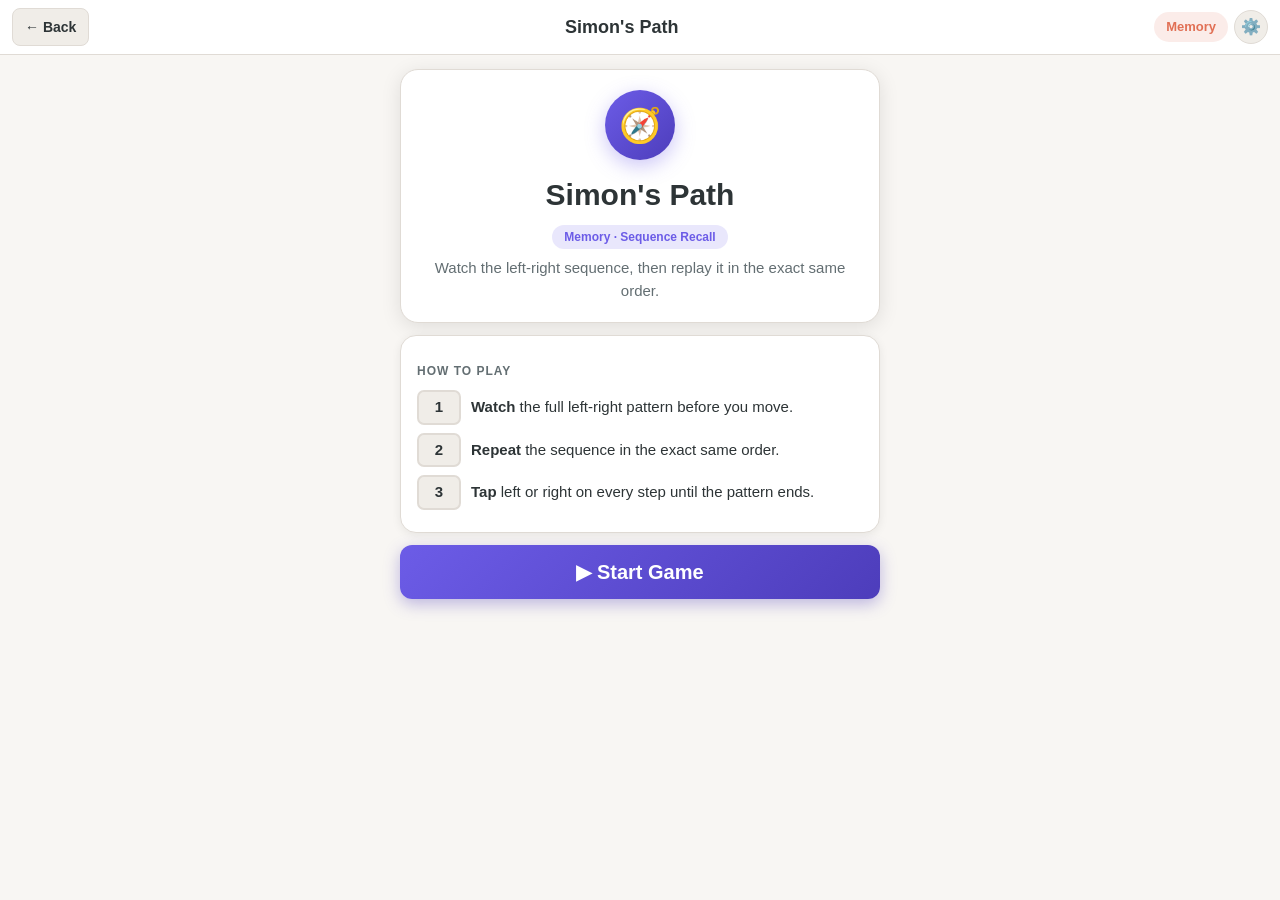
<file: simons-path.html>
<!doctype html>
<html lang="en">
  <head>
    <meta charset="utf-8" />
    <meta
      name="viewport"
      content="width=device-width, initial-scale=1, viewport-fit=cover, user-scalable=no"
    />
    <meta
      http-equiv="Content-Security-Policy"
      content="default-src 'self'; script-src 'self' 'unsafe-inline'; style-src 'self' 'unsafe-inline'; img-src 'self' data:; media-src 'self' data:; connect-src 'none'; object-src 'none'; base-uri 'none'; form-action 'none'"
    />
    <title>Simon's Path</title>
    <script>
      (function () {
        var t = localStorage.getItem("ctg-theme") || "light";
        document.documentElement.setAttribute("data-theme", t);
      })();
    </script>
    <style>
      :root {
        --bg: #f8f6f3;
        --surface: #ffffff;
        --surface2: #f0ede8;
        --text: #2d3436;
        --text-light: #636e72;
        --border: #e0dbd5;
        --accent: #e17055;
        --accent-soft: rgba(225, 112, 85, 0.12);
        --success: #00b894;
        --error: #e17055;
        --highlight: #74b9ff;
        --shadow-sm: 0 2px 10px rgba(0, 0, 0, 0.07);
        --shadow-md: 0 4px 20px rgba(0, 0, 0, 0.1);

        --color-bg: var(--bg);
        --color-surface: var(--surface);
        --color-text: var(--text);
        --color-text-light: var(--text-light);
        --color-memory: #6c5ce7;
        --color-success: var(--success);
        --color-error: var(--error);
        --color-highlight: var(--highlight);
        --color-game-bg: var(--surface2);

        --left-border: #c0392b;
        --left-bg: linear-gradient(135deg, #e55039, #c0392b);
        --left-text: rgba(255, 255, 255, 0.86);
        --right-border: #1a6fc4;
        --right-bg: linear-gradient(135deg, #2e86de, #1a6fc4);
        --right-text: rgba(255, 255, 255, 0.86);
      }

      [data-theme="dark"] {
        --bg: #141414;
        --surface: #1f1f1f;
        --surface2: #2a2a2a;
        --text: #f0ede8;
        --text-light: #9a9590;
        --border: #333333;
        --accent: #ff7a5a;
        --accent-soft: rgba(255, 122, 90, 0.15);
        --success: #00d4a8;
        --error: #ff7a5a;
        --highlight: #90c8ff;
        --shadow-sm: 0 2px 10px rgba(0, 0, 0, 0.3);
        --shadow-md: 0 4px 20px rgba(0, 0, 0, 0.4);

        --color-memory: #9b8dff;
        --left-border: #d14f3a;
        --left-bg: linear-gradient(135deg, #d14f3a, #a53a2f);
        --left-text: rgba(255, 255, 255, 0.9);
        --right-border: #2b7ecf;
        --right-bg: linear-gradient(135deg, #2b7ecf, #1f5f9d);
        --right-text: rgba(255, 255, 255, 0.9);
      }

      * {
        box-sizing: border-box;
      }

      body {
        margin: 0;
        height: 100dvh;
        height: 100vh;
        font-family:
          -apple-system, BlinkMacSystemFont, "Segoe UI", Roboto, sans-serif;
        background: var(--color-bg);
        color: var(--color-text);
        font-size: 20px;
        line-height: 1.5;
        display: flex;
        flex-direction: column;
        overflow: hidden;
        user-select: none;
        -webkit-user-select: none;
        touch-action: manipulation;
      }

      .app {
        width: 100%;
        max-width: none;
        height: 100%;
        display: flex;
        flex-direction: column;
      }

      #ctg-zoom-wrap {
        height: 100dvh;
        height: 100vh;
        display: flex;
        flex-direction: column;
        overflow: hidden;
      }

      .panel {
        background: var(--color-bg);
        border-radius: 0;
        box-shadow: none;
        border: none;
        padding: 0;

        .screen.prestart .game-top,
        .screen.prestart .status,
        .screen.prestart .progress,
        .screen.prestart .controls,
        .screen.prestart .help {
          display: none;
        }

        .screen.prestart .game-area {
          min-height: 0;
          justify-content: center;
        }

        .instructions-card {
          width: 100%;
          max-width: 460px;
          border-radius: 18px;
          border: 2px solid var(--border);
          background: linear-gradient(
            180deg,
            var(--color-surface) 0%,
            var(--color-game-bg) 100%
          );
          box-shadow: var(--shadow-sm);
          padding: 16px;
          display: grid;
          gap: 10px;
        }

        .instructions-title {
          margin: 0;
          text-align: center;
          font-size: 28px;
          font-weight: 800;
          color: var(--color-text);
        }

        .instructions-copy {
          display: grid;
          gap: 8px;
        }

        .instruction-step {
          display: flex;
          gap: 10px;
          align-items: flex-start;
          margin: 0;
          font-size: 18px;
          line-height: 1.35;
          color: var(--color-text-light);
        }

        .instruction-step strong {
          color: var(--color-text);
          min-width: 1.5em;
        }
      }

      .screen {
        display: none;
        flex-direction: column;
        width: 100%;
        flex: 1;
        min-height: 0;
        overflow: hidden;
      }

      .screen.active {
        display: flex;
      }

      .menu-screen {
        padding: 0;
        overflow: hidden;
      }

      .header {
        display: flex;
        align-items: center;
        justify-content: space-between;
        padding: max(env(safe-area-inset-top), 8px)
          max(env(safe-area-inset-right), 12px) 8px
          max(env(safe-area-inset-left), 12px);
        background: var(--surface);
        border-bottom: 1px solid var(--border);
        gap: 8px;
        min-height: 52px;
      }

      .back-btn {
        background: var(--surface2);
        border: 1.5px solid var(--border);
        border-radius: 8px;
        padding: 7px 12px;
        font-size: 14px;
        font-weight: 600;
        color: var(--text);
        text-decoration: none;
        display: flex;
        align-items: center;
        gap: 4px;
        min-height: 38px;
        flex-shrink: 0;
      }

      .header-title {
        font-size: clamp(15px, 4vw, 18px);
        font-weight: 700;
        text-align: center;
        flex: 1;
      }

      .header-actions {
        display: flex;
        align-items: center;
        gap: 6px;
        flex-shrink: 0;
      }

      .level-badge {
        background: rgba(225, 112, 85, 0.13);
        color: var(--accent);
        border-radius: 16px;
        padding: 5px 12px;
        font-size: 13px;
        font-weight: 700;
      }

      .settings-link {
        display: flex;
        align-items: center;
        justify-content: center;
        width: 34px;
        height: 34px;
        border-radius: 50%;
        background: var(--surface2);
        border: 1.5px solid var(--border);
        font-size: 16px;
        text-decoration: none;
        color: var(--text-light);
      }

      .menu-body {
        flex: 1;
        overflow-y: auto;
        -webkit-overflow-scrolling: touch;
        display: flex;
        flex-direction: column;
        align-items: center;
        gap: 12px;
        padding: 14px max(env(safe-area-inset-right), 14px)
          max(env(safe-area-inset-bottom), 14px)
          max(env(safe-area-inset-left), 14px);
      }

      .menu-hero,
      .how-to {
        width: 100%;
        max-width: 480px;
        background: var(--surface);
        border: 1px solid var(--border);
      }

      .menu-hero {
        border-radius: 18px;
        padding: 20px 16px;
        text-align: center;
        box-shadow: var(--shadow-md);
      }

      .game-icon-big {
        width: 70px;
        height: 70px;
        margin: 0 auto 12px;
        border-radius: 50%;
        background: linear-gradient(135deg, #6c5ce7, #4d3dbb);
        color: #fff;
        font-size: 34px;
        font-weight: 700;
        display: flex;
        align-items: center;
        justify-content: center;
        box-shadow: 0 6px 20px rgba(108, 92, 231, 0.35);
      }

      .domain-tag {
        display: inline-block;
        background: rgba(108, 92, 231, 0.15);
        color: var(--color-memory);
        border-radius: 16px;
        padding: 3px 12px;
        font-size: 12px;
        font-weight: 600;
        margin: 8px 0;
      }

      .menu-desc {
        color: var(--text-light);
        font-size: clamp(13px, 3.5vw, 15px);
        line-height: 1.5;
      }

      .how-to {
        border-radius: 16px;
        padding: 14px 16px;
        box-shadow: var(--shadow-sm);
      }

      .how-to h3 {
        font-size: 12px;
        text-transform: uppercase;
        letter-spacing: 1px;
        color: var(--text-light);
        margin-bottom: 10px;
        font-weight: 700;
      }

      .how-to-row {
        display: flex;
        align-items: center;
        gap: 10px;
        margin-bottom: 8px;
        font-size: clamp(13px, 3.5vw, 15px);
      }

      .key-badge {
        background: var(--surface2);
        border: 2px solid var(--border);
        border-radius: 7px;
        padding: 4px 10px;
        font-weight: 700;
        font-size: 15px;
        min-width: 44px;
        text-align: center;
      }

      .start-btn {
        width: 100%;
        max-width: 480px;
        background: linear-gradient(135deg, var(--color-memory), #4d3dbb);
        color: #fff;
        border: none;
        border-radius: 12px;
        padding: 15px;
        font-size: clamp(17px, 4.5vw, 20px);
        font-weight: 700;
        cursor: pointer;
        box-shadow: 0 5px 16px rgba(77, 61, 187, 0.35);
      }

      h1,
      h2,
      p {
        margin: 0;
      }

      .subtitle {
        color: var(--color-text-light);
        font-size: 20px;
      }

      .game-top {
        margin-top: 0;
        display: grid;
        grid-template-columns: repeat(3, 1fr);
        gap: 10px;
        font-size: 20px;
        font-weight: 600;
      }

      .game-body {
        flex: 1;
        min-height: 0;
        overflow-y: auto;
        -webkit-overflow-scrolling: touch;
        padding: 10px max(env(safe-area-inset-right), 12px)
          max(env(safe-area-inset-bottom), 12px)
          max(env(safe-area-inset-left), 12px);
        display: flex;
        flex-direction: column;
        gap: 10px;
      }

      .game-meta {
        text-align: center;
        background: var(--color-surface);
        border: 2px solid var(--border);
        border-radius: 10px;
        padding: 8px;
      }

      .game-area {
        margin-top: 14px;
        border-radius: 14px;
        background: var(--color-game-bg);
        border: 2px solid var(--border);
        padding: 16px;
        min-height: 360px;
        display: flex;
        flex-direction: column;
        justify-content: space-between;
        gap: 14px;
        position: relative;
        scroll-margin-top: 10px;
      }

      .status {
        text-align: center;
        min-height: 42px;
        font-size: 24px;
        font-weight: 600;
        color: var(--color-text);
      }

      .progress {
        text-align: center;
        color: var(--color-text-light);
      }

      .pads {
        display: grid;
        grid-template-columns: 1fr 1fr;
        gap: 14px;
      }

      .start-gate {
        display: flex;
        align-items: center;
        justify-content: center;
      }

      .start-game-btn {
        width: 100%;
        max-width: 420px;
        min-height: 110px;
        border: 3px solid var(--color-memory);
        border-radius: 16px;
        background: color-mix(
          in srgb,
          var(--color-memory) 14%,
          var(--color-surface)
        );
        color: var(--color-text);
        font-size: 34px;
        font-weight: 800;
        letter-spacing: 0.8px;
        cursor: pointer;
        -webkit-tap-highlight-color: transparent;
      }

      .start-game-btn:focus-visible {
        outline: 4px solid var(--color-highlight);
        outline-offset: 4px;
      }

      .game-area.idle .pads,
      .game-area.idle .directions,
      .game-area.idle .feedback-row {
        display: none;
      }

      .game-area.idle .start-gate {
        display: flex;
      }

      .game-area:not(.idle) .start-gate {
        display: none;
      }

      .pad {
        border-radius: 14px;
        border: 4px solid var(--border);
        min-height: 170px;
        display: flex;
        flex-direction: column;
        gap: 8px;
        align-items: center;
        justify-content: center;
        font-size: 20px;
        font-weight: 700;
        background: color-mix(
          in srgb,
          var(--color-surface) 75%,
          var(--color-game-bg)
        );
        color: var(--color-text);
        transition:
          background-color 240ms ease-out,
          transform 240ms ease-out,
          box-shadow 240ms ease-out;
        user-select: none;
        -webkit-tap-highlight-color: transparent;
        cursor: pointer;
      }

      .pad:not(.interactive) {
        opacity: 0.92;
      }

      .pad.flash {
        background: #ffd700;
        transform: scale(1.12);
        box-shadow:
          0 0 0 6px #d4af00 inset,
          0 8px 24px rgba(212, 175, 0, 0.4);
        color: #1f272b;
      }

      .pad.correct {
        background: #00d084;
        transform: scale(1.08);
        box-shadow:
          0 0 0 6px #008f5a inset,
          0 8px 20px rgba(0, 208, 132, 0.35);
        color: #fff;
      }

      .pad.wrong {
        background: #ff6b5a;
        transform: scale(1.06);
        box-shadow:
          0 0 0 6px #c44135 inset,
          0 8px 20px rgba(255, 107, 90, 0.4);
        color: #fff;
      }

      .directions {
        display: flex;
        justify-content: space-between;
        font-weight: 600;
        color: var(--color-text-light);
      }

      .direction-left {
        color: var(--accent);
      }

      .direction-right {
        color: var(--highlight);
      }

      .feedback-row {
        display: grid;
        grid-template-columns: repeat(3, 1fr);
        gap: 10px;
        text-align: center;
        color: var(--color-text-light);
      }

      .pad-left {
        border-color: var(--left-border);
        border-style: solid;
        background: var(--left-bg);
        color: var(--left-text);
      }

      .pad-right {
        border-color: var(--right-border);
        border-style: solid;
        background: var(--right-bg);
        color: var(--right-text);
      }

      .pad-arrow {
        font-size: 58px;
        line-height: 1;
        font-weight: 800;
      }

      .pad-side {
        min-width: 44px;
        min-height: 44px;
        border-radius: 999px;
        border: 3px solid currentColor;
        display: inline-flex;
        align-items: center;
        justify-content: center;
        font-size: 22px;
        font-weight: 800;
        line-height: 1;
      }

      .pad.awaiting {
        animation: padPulse 900ms ease-in-out infinite;
      }

      .paused-overlay {
        position: absolute;
        inset: 0;
        border-radius: 14px;
        background: rgba(0, 0, 0, 0.62);
        color: var(--color-surface);
        display: flex;
        align-items: center;
        justify-content: center;
        text-align: center;
        padding: 16px;
        font-size: 24px;
        font-weight: 700;
      }

      .paused-overlay[hidden] {
        display: none;
      }

      .sr-only {
        position: absolute;
        width: 1px;
        height: 1px;
        padding: 0;
        margin: -1px;
        overflow: hidden;
        clip: rect(0, 0, 0, 0);
        border: 0;
      }

      @keyframes padPulse {
        0% {
          transform: scale(1);
          box-shadow: 0 0 0 0 rgba(116, 185, 255, 0.3);
        }
        50% {
          transform: scale(1.06);
          box-shadow: 0 0 0 12px rgba(116, 185, 255, 0.08);
        }
        100% {
          transform: scale(1);
          box-shadow: 0 0 0 0 rgba(116, 185, 255, 0.3);
        }
      }

      .controls {
        display: flex;
        gap: 12px;
        flex-wrap: wrap;
        margin-top: 12px;
      }

      .btn {
        border: 2px solid var(--border);
        border-radius: 10px;
        background: var(--color-surface);
        color: var(--color-text);
        min-height: 80px;
        min-width: 180px;
        font-size: 20px;
        font-weight: 600;
        padding: 10px 16px;
        cursor: pointer;
        -webkit-tap-highlight-color: transparent;
      }

      .btn.primary {
        border-color: var(--color-memory);
        background: color-mix(
          in srgb,
          var(--color-memory) 14%,
          var(--color-surface)
        );
      }

      .btn:focus-visible,
      .game-area:focus-visible {
        outline: 4px solid var(--color-highlight);
        outline-offset: 4px;
      }

      .help {
        margin-top: 8px;
        color: var(--color-text-light);
        font-weight: 600;
      }

      .result-icon {
        width: 76px;
        height: 76px;
        border-radius: 50%;
        border: 3px solid var(--color-memory);
        background: color-mix(
          in srgb,
          var(--color-memory) 14%,
          var(--color-surface)
        );
        color: var(--color-memory);
        display: flex;
        align-items: center;
        justify-content: center;
        font-size: 44px;
        margin: 0 auto;
      }

      .result-title {
        text-align: center;
        margin-top: 12px;
      }

      .results-body {
        flex: 1;
        overflow-y: auto;
        -webkit-overflow-scrolling: touch;
        padding: 14px max(env(safe-area-inset-right), 14px)
          max(env(safe-area-inset-bottom), 14px)
          max(env(safe-area-inset-left), 14px);
      }

      .result-grid {
        display: grid;
        grid-template-columns: repeat(3, 1fr);
        gap: 10px;
        margin-top: 14px;
      }

      .result-controls .btn {
        flex: 1;
        min-width: 0;
      }

      .result-card {
        border: 2px solid var(--border);
        border-radius: 12px;
        background: var(--color-game-bg);
        text-align: center;
        padding: 10px;
      }

      .result-card strong {
        display: block;
        font-size: 46px;
        line-height: 1;
      }

      .result-card span {
        display: block;
        margin-top: 6px;
        color: var(--color-text-light);
        font-size: 20px;
      }

      .status-ok::before {
        content: "✓ ";
      }

      .status-warn::before {
        content: "! ";
      }

      @media (max-width: 540px) {
        .panel {
          padding: 0;
          border-radius: 0;
        }

        .instructions-card {
          padding: 14px;
          gap: 8px;
        }

        .instructions-title {
          font-size: 22px;
        }

        .instruction-step {
          font-size: 16px;
          gap: 8px;
        }

        .game-area {
          padding: 12px;
          gap: 12px;
          min-height: 0;
        }

        .pad {
          min-height: 112px;
          font-size: 18px;
          gap: 6px;
        }

        .pad-arrow {
          font-size: 46px;
        }

        .status {
          font-size: 22px;
          min-height: 34px;
        }

        .progress {
          font-size: 20px;
        }

        .game-top {
          grid-template-columns: 1fr;
        }

        .feedback-row {
          grid-template-columns: 1fr;
          gap: 6px;
          font-size: 19px;
        }

        .directions {
          font-size: 18px;
        }

        .controls {
          width: 100%;
        }

        .btn {
          width: 100%;
          min-width: 0;
        }

        .help {
          font-size: 20px;
          text-align: center;
        }

        .result-grid {
          grid-template-columns: 1fr;
        }

        .result-card strong {
          font-size: 38px;
        }
      }

      @media (orientation: landscape) and (hover: none) {
        .app {
          max-width: 100%;
        }

        .panel {
          padding: 0;
        }

        .game-top {
          margin-top: 10px;
        }

        .game-area {
          margin-top: 10px;
          min-height: 0;
          padding: 10px;
          gap: 8px;
        }

        .status {
          min-height: 30px;
          font-size: 21px;
        }

        .progress {
          font-size: 19px;
        }

        .start-game-btn {
          min-height: 88px;
          max-width: 320px;
          font-size: 26px;
        }

        .pads {
          gap: 10px;
        }

        .pad {
          min-height: 104px;
          gap: 6px;
        }

        .pad-arrow {
          font-size: 44px;
        }

        .pad-side {
          min-width: 36px;
          min-height: 36px;
          border-width: 2px;
          font-size: 18px;
        }

        .directions {
          font-size: 17px;
          flex-wrap: wrap;
          justify-content: center;
          gap: 8px 16px;
        }

        .feedback-row {
          font-size: 18px;
          gap: 8px;
        }

        .controls {
          margin-top: 8px;
        }

        .btn {
          min-height: 72px;
        }

        .help {
          margin-top: 6px;
          font-size: 18px;
          text-align: center;
        }
      }

      @media (prefers-reduced-motion: reduce) {
        *,
        *::before,
        *::after {
          animation: none !important;
          transition: none !important;
        }
      }

      @media (prefers-contrast: more) {
        :root {
          --color-bg: #ffffff;
          --color-surface: #ffffff;
          --color-text: #111111;
          --color-text-light: #1b1b1b;
          --color-highlight: #003ee6;
          --color-game-bg: #f1f4f6;
        }

        .panel,
        .game-meta,
        .game-area,
        .btn,
        .pad {
          border-width: 3px;
        }
      }
    </style>
  </head>
  <body>
    <div id="ctg-zoom-wrap">
      <main class="app" aria-live="polite">
        <section
          id="menuScreen"
          class="screen active panel menu-screen"
          aria-label="Simon Path Menu"
        >
          <div class="header">
            <a href="index.html" class="back-btn">&larr; Back</a>
            <span class="header-title">Simon's Path</span>
            <div class="header-actions">
              <div class="level-badge">Memory</div>
              <a href="settings.html" class="settings-link" title="Settings"
                >⚙️</a
              >
            </div>
          </div>

          <div class="menu-body">
            <div class="menu-hero">
              <div class="game-icon-big">🧭</div>
              <h2>Simon's Path</h2>
              <div class="domain-tag">Memory · Sequence Recall</div>
              <p class="menu-desc">
                Watch the left-right sequence, then replay it in the exact same
                order.
              </p>
            </div>

            <div class="how-to">
              <h3>How to Play</h3>
              <div class="how-to-row">
                <span class="key-badge">1</span
                ><span
                  ><strong>Watch</strong> the full left-right pattern before you
                  move.</span
                >
              </div>
              <div class="how-to-row">
                <span class="key-badge">2</span
                ><span
                  ><strong>Repeat</strong> the sequence in the exact same
                  order.</span
                >
              </div>
              <div class="how-to-row">
                <span class="key-badge">3</span
                ><span
                  ><strong>Tap</strong> left or right on every step until the
                  pattern ends.</span
                >
              </div>
            </div>

            <button id="menuStartBtn" class="start-btn" type="button">
              ▶ Start Game
            </button>
          </div>
        </section>

        <section
          id="gameScreen"
          class="screen panel"
          aria-label="Simon Path Game"
        >
          <div class="header">
            <button id="gameBackBtn" class="back-btn" type="button">
              &larr; Back
            </button>
            <span class="header-title">Simon's Path</span>
            <div class="header-actions">
              <div id="gameLevelBadge" class="level-badge">Level 1</div>
            </div>
          </div>

          <div class="game-body">
            <h2 class="sr-only">Simon's Path</h2>

            <div class="game-top">
              <div class="game-meta">Score: <span id="scoreValue">0</span></div>
              <div class="game-meta">Level: <span id="levelValue">1</span></div>
              <div class="game-meta">
                Length: <span id="lengthValue">2</span>
              </div>
            </div>

            <div
              id="gameArea"
              class="game-area"
              tabindex="-1"
              aria-label="Gameplay Area"
            >
              <p
                id="phaseText"
                class="status status-info"
                role="status"
                aria-live="polite"
                aria-atomic="true"
              >
                Get ready...
              </p>
              <p
                id="progressText"
                class="progress"
                role="status"
                aria-live="polite"
                aria-atomic="true"
              >
                Watch and repeat the sequence.
              </p>

              <div class="pads">
                <div
                  id="padLeft"
                  class="pad pad-left"
                  role="button"
                  tabindex="0"
                  aria-label="Choose left"
                  aria-disabled="true"
                >
                  <span class="pad-arrow" aria-hidden="true">&larr;</span>
                  <span class="pad-side" aria-hidden="true">L</span>
                </div>
                <div
                  id="padRight"
                  class="pad pad-right"
                  role="button"
                  tabindex="0"
                  aria-label="Choose right"
                  aria-disabled="true"
                >
                  <span class="pad-arrow" aria-hidden="true">&rarr;</span>
                  <span class="pad-side" aria-hidden="true">R</span>
                </div>
              </div>

              <div class="directions">
                <span class="direction-left">&larr; LEFT BUTTON (ORANGE)</span>
                <span class="direction-right">RIGHT BUTTON (BLUE) &rarr;</span>
              </div>

              <div class="feedback-row">
                <div>Failed sequences: <span id="failValue">0</span>/3</div>
                <div>Correct steps: <span id="stepValue">0</span></div>
                <div>Best streak: <span id="bestStreakValue">0</span></div>
              </div>

              <div
                id="pausedOverlay"
                class="paused-overlay"
                hidden
                role="alert"
                aria-live="assertive"
                aria-atomic="true"
              >
                Paused<br />
                Return to this tab to continue.
              </div>
            </div>

            <p class="help">
              Input during gameplay: Arrow Left for left signal, Arrow Right for
              right signal.
            </p>
          </div>
        </section>

        <section id="resultScreen" class="screen panel" aria-label="Results">
          <div class="header">
            <button id="resultHeaderBackBtn" class="back-btn" type="button">
              &larr; Back
            </button>
            <span class="header-title">Simon's Path</span>
            <div class="header-actions">
              <div id="resultLevelBadge" class="level-badge">Level 1</div>
            </div>
          </div>
          <div class="results-body">
            <div class="result-icon" aria-hidden="true">★</div>
            <h2 id="resultMessage" class="result-title">
              Great effort! Keep practising!
            </h2>
            <p class="subtitle">You completed Simon's Path.</p>

            <div class="result-grid" aria-label="Session stats">
              <div class="result-card">
                <strong id="resultScore">0</strong>
                <span>Score</span>
              </div>
              <div class="result-card">
                <strong id="resultLevel">1</strong>
                <span>Level</span>
              </div>
              <div class="result-card">
                <strong id="resultFails">0</strong>
                <span>Failed</span>
              </div>
            </div>

            <div class="controls result-controls">
              <button id="playAgainBtn" class="btn primary" type="button">
                Play Again
              </button>
              <button id="resultBackBtn" class="btn" type="button">
                Back to Menu
              </button>
            </div>
          </div>
        </section>
      </main>

      <div
        id="srAnnounce"
        class="sr-only"
        aria-live="polite"
        aria-atomic="true"
      ></div>
    </div>

    <script>
      (function () {
        const SUCCESS_MESSAGES = [
          "Great memory!",
          "Excellent recall!",
          "Nice focus, keep going!",
        ];

        const FAIL_MESSAGES = [
          "Almost there, try again!",
          "Good attempt, watch closely this time.",
          "Nice effort, you are improving.",
        ];

        const InputHandler = {
          listeners: [],
          lastAt: 0,
          lockMs: 150,

          init() {
            document.addEventListener(
              "keydown",
              (event) => {
                if (event.key !== "ArrowLeft" && event.key !== "ArrowRight") {
                  return;
                }

                event.preventDefault();
                if (event.repeat) {
                  return;
                }

                const now = performance.now();
                if (now - this.lastAt < this.lockMs) {
                  return;
                }
                this.lastAt = now;

                this.emit(event.key === "ArrowLeft" ? "left" : "right");
              },
              { passive: false },
            );
          },

          subscribe(callback) {
            this.listeners.push(callback);
            return () => {
              this.listeners = this.listeners.filter(
                (listener) => listener !== callback,
              );
            };
          },

          emit(direction) {
            this.listeners.forEach((listener) => listener(direction));
          },

          clearAll() {
            this.listeners = [];
          },
        };

        const SoundEngine = {
          ctx: null,

          init() {
            if (!this.ctx) {
              const Ctx = window.AudioContext || window.webkitAudioContext;
              this.ctx = Ctx ? new Ctx() : null;
            }
            this.ensureRunning();
          },

          ensureRunning() {
            if (this.ctx && this.ctx.state === "suspended") {
              this.ctx.resume().catch(() => {});
            }
          },

          tone(freq, duration, type, gain) {
            if (!this.ctx) {
              return;
            }
            this.ensureRunning();
            const now = this.ctx.currentTime + 0.01;
            const osc = this.ctx.createOscillator();
            const amp = this.ctx.createGain();
            osc.type = type || "sine";
            osc.frequency.setValueAtTime(freq, now);
            amp.gain.setValueAtTime(gain || 0.02, now);
            amp.gain.exponentialRampToValueAtTime(0.0001, now + duration);
            osc.connect(amp);
            amp.connect(this.ctx.destination);
            osc.start(now);
            osc.stop(now + duration);
          },

          playTick() {
            this.tone(800, 0.06, "sine", 0.018);
          },

          playLeftSignal() {
            this.tone(220, 0.22, "triangle", 0.032);
          },

          playRightSignal() {
            this.tone(440, 0.22, "sine", 0.032);
          },

          playCorrect() {
            this.tone(523, 0.14, "sine", 0.03);
            setTimeout(() => this.tone(659, 0.14, "sine", 0.03), 110);
            setTimeout(() => this.tone(784, 0.18, "sine", 0.031), 220);
          },

          playIncorrect() {
            this.tone(400, 0.16, "sine", 0.026);
            setTimeout(() => this.tone(300, 0.16, "sine", 0.026), 100);
            setTimeout(() => this.tone(200, 0.2, "sine", 0.026), 200);
          },

          playStart() {
            this.tone(330, 0.12, "sine", 0.025);
            setTimeout(() => this.tone(440, 0.12, "sine", 0.025), 130);
            setTimeout(() => this.tone(550, 0.15, "sine", 0.025), 260);
          },

          playGameOver() {
            this.tone(550, 0.16, "sine", 0.024);
            setTimeout(() => this.tone(440, 0.16, "sine", 0.024), 140);
            setTimeout(() => this.tone(330, 0.2, "sine", 0.024), 280);
          },
        };

        const LEVEL_TABLE = [
          { len: 2, flash: 800, pause: 600 },
          { len: 3, flash: 700, pause: 500 },
          { len: 4, flash: 600, pause: 400 },
          { len: 5, flash: 500, pause: 400 },
          { len: 6, flash: 500, pause: 300 },
          { len: 7, flash: 400, pause: 300 },
        ];

        const ui = {
          menuScreen: document.getElementById("menuScreen"),
          gameScreen: document.getElementById("gameScreen"),
          resultScreen: document.getElementById("resultScreen"),
          menuStartBtn: document.getElementById("menuStartBtn"),
          playAgainBtn: document.getElementById("playAgainBtn"),
          resultBackBtn: document.getElementById("resultBackBtn"),
          gameBackBtn: document.getElementById("gameBackBtn"),
          resultHeaderBackBtn: document.getElementById("resultHeaderBackBtn"),
          gameLevelBadge: document.getElementById("gameLevelBadge"),
          resultLevelBadge: document.getElementById("resultLevelBadge"),
          phaseText: document.getElementById("phaseText"),
          progressText: document.getElementById("progressText"),
          scoreValue: document.getElementById("scoreValue"),
          levelValue: document.getElementById("levelValue"),
          lengthValue: document.getElementById("lengthValue"),
          failValue: document.getElementById("failValue"),
          stepValue: document.getElementById("stepValue"),
          bestStreakValue: document.getElementById("bestStreakValue"),
          padLeft: document.getElementById("padLeft"),
          padRight: document.getElementById("padRight"),
          gameArea: document.getElementById("gameArea"),
          pausedOverlay: document.getElementById("pausedOverlay"),
          resultScore: document.getElementById("resultScore"),
          resultLevel: document.getElementById("resultLevel"),
          resultFails: document.getElementById("resultFails"),
          resultMessage: document.getElementById("resultMessage"),
          srAnnounce: document.getElementById("srAnnounce"),
        };

        const state = {
          score: 0,
          level: 1,
          failures: 0,
          totalCorrectSteps: 0,
          phase: "idle",
          expected: [],
          replayIndex: 0,
          bestRememberedSteps: 0,
          successStreak: 0,
          failStreak: 0,
          inputUnsubscribe: null,
          timers: [],
          paused: false,
          phaseBeforePause: "idle",
        };

        function pickMessage(messages) {
          return messages[Math.floor(Math.random() * messages.length)];
        }

        function announce(text) {
          ui.srAnnounce.textContent = text;
        }

        function showScreen(name) {
          ui.menuScreen.classList.remove("active");
          ui.gameScreen.classList.remove("active");
          ui.resultScreen.classList.remove("active");

          if (name === "menu") {
            ui.menuScreen.classList.add("active");
          }
          if (name === "game") {
            ui.gameScreen.classList.add("active");
            focusGameArea(true);
          }
          if (name === "result") {
            ui.resultScreen.classList.add("active");
          }
        }

        function goToMenu() {
          clearTimers();
          state.phase = "idle";
          state.paused = false;
          state.phaseBeforePause = "idle";
          ui.pausedOverlay.hidden = true;
          showScreen("menu");
        }

        function goBack() {
          if (ui.gameScreen.classList.contains("active")) {
            endGame();
            return;
          }
          goToMenu();
        }

        function focusGameArea(shouldScroll) {
          ui.gameArea.focus({ preventScroll: true });
          if (shouldScroll) {
            ui.gameArea.scrollIntoView({
              behavior: "auto",
              block: "nearest",
              inline: "nearest",
            });
          }
        }

        function clearTimers() {
          state.timers.forEach((id) => clearTimeout(id));
          state.timers = [];
        }

        function resetPadStates() {
          ui.padLeft.classList.remove("flash", "correct", "wrong", "awaiting");
          ui.padRight.classList.remove("flash", "correct", "wrong", "awaiting");
        }

        function setReplayGuidance(on) {
          if (on) {
            ui.padLeft.classList.add("awaiting");
            ui.padRight.classList.add("awaiting");
            ui.padLeft.classList.add("interactive");
            ui.padRight.classList.add("interactive");
            ui.padLeft.setAttribute("aria-disabled", "false");
            ui.padRight.setAttribute("aria-disabled", "false");
            return;
          }
          ui.padLeft.classList.remove("awaiting");
          ui.padRight.classList.remove("awaiting");
          ui.padLeft.classList.remove("interactive");
          ui.padRight.classList.remove("interactive");
          ui.padLeft.setAttribute("aria-disabled", "true");
          ui.padRight.setAttribute("aria-disabled", "true");
        }

        function handleDirectionalInput(direction) {
          if (state.phase !== "replay") {
            return;
          }
          handleReplayInput(direction);
        }

        function flashPad(direction, stateClass, duration) {
          const pad = direction === "left" ? ui.padLeft : ui.padRight;
          pad.classList.add(stateClass);
          const t = setTimeout(() => {
            pad.classList.remove(stateClass);
          }, duration || 280);
          state.timers.push(t);
        }

        function currentLevelConfig() {
          return LEVEL_TABLE[Math.min(state.level - 1, LEVEL_TABLE.length - 1)];
        }

        function updateScoreboard() {
          const config = currentLevelConfig();
          ui.scoreValue.textContent = String(state.score);
          ui.levelValue.textContent = String(state.level);
          ui.lengthValue.textContent = String(config.len);
          ui.failValue.textContent = String(state.failures);
          ui.stepValue.textContent = String(state.totalCorrectSteps);
          ui.bestStreakValue.textContent = String(state.bestRememberedSteps);
          ui.gameLevelBadge.textContent = "Level " + String(state.level);
          ui.resultLevelBadge.textContent = "Level " + String(state.level);
        }

        function buildSequence() {
          const config = currentLevelConfig();
          const sequence = [];
          let previous = null;
          let runLength = 0;

          for (let i = 0; i < config.len; i += 1) {
            let next;

            if (i === 0) {
              next = Math.random() < 0.5 ? "left" : "right";
            } else if (state.level <= 2) {
              next = previous === "left" ? "right" : "left";
            } else {
              next = Math.random() < 0.5 ? "left" : "right";
              if (runLength >= 2 && next === previous) {
                next = previous === "left" ? "right" : "left";
              }
            }

            if (next === previous) {
              runLength += 1;
            } else {
              runLength = 1;
            }

            previous = next;
            sequence.push(next);
          }
          return sequence;
        }

        function setStatus(main, sub) {
          ui.phaseText.textContent = main;
          ui.progressText.textContent = sub;
          ui.phaseText.classList.remove(
            "status-ok",
            "status-info",
            "status-warn",
          );
          if (/incorrect|failed|paused|almost/i.test(main)) {
            ui.phaseText.classList.add("status-warn");
          } else if (/great|excellent|nice|welcome|correct/i.test(main)) {
            ui.phaseText.classList.add("status-ok");
          } else {
            ui.phaseText.classList.add("status-info");
          }
          announce(main + " " + sub);
        }

        function setIdleView() {
          ui.gameArea.classList.remove("idle");
          ui.gameScreen.classList.remove("prestart");
        }

        function startCountdownThenRound() {
          setStatus("Get ready...", "Round starts in 3");
          state.phase = "countdown";
          setIdleView();
          SoundEngine.playTick();

          [2, 1].forEach((n, idx) => {
            const t = setTimeout(
              () => {
                setStatus("Get ready...", "Round starts in " + String(n));
                SoundEngine.playTick();
              },
              (idx + 1) * 700,
            );
            state.timers.push(t);
          });

          const finalTimer = setTimeout(() => {
            SoundEngine.playStart();
            runRound();
          }, 2300);
          state.timers.push(finalTimer);
        }

        function runRound() {
          state.expected = buildSequence();
          state.replayIndex = 0;
          setReplayGuidance(false);
          setStatus(
            "Watch carefully...",
            "Sequence length: " + String(state.expected.length),
          );
          state.phase = "watch";
          playSequence();
        }

        function playSequence() {
          const config = currentLevelConfig();
          resetPadStates();

          state.expected.forEach((direction, idx) => {
            const onTimer = setTimeout(
              () => {
                flashPad(direction, "flash", config.flash - 20);
                if (direction === "left") {
                  SoundEngine.playLeftSignal();
                } else {
                  SoundEngine.playRightSignal();
                }
              },
              idx * (config.flash + config.pause),
            );
            state.timers.push(onTimer);
          });

          const doneTimer = setTimeout(
            () => {
              state.phase = "replay";
              setReplayGuidance(true);
              setStatus(
                "Your turn!",
                "Step 1 of " + String(state.expected.length),
              );
            },
            state.expected.length * (config.flash + config.pause) + 80,
          );
          state.timers.push(doneTimer);
        }

        function onSuccessfulSequence() {
          state.successStreak += 1;
          state.failStreak = 0;
          const basePoints = state.expected.length * 2;
          const streakBonus = Math.min(3, Math.max(0, state.successStreak - 1));
          const zeroErrorBonus = 1;
          const sequencePoints = basePoints + streakBonus + zeroErrorBonus;
          state.score += sequencePoints;
          if (state.level < LEVEL_TABLE.length && state.successStreak >= 1) {
            state.level += 1;
          }
          SoundEngine.playCorrect();
          setReplayGuidance(false);
          setStatus(
            pickMessage(SUCCESS_MESSAGES),
            "+" +
              String(sequencePoints) +
              " points \u00b7 remembered " +
              String(state.expected.length) +
              " steps",
          );
          updateScoreboard();

          const nextTimer = setTimeout(() => {
            runRound();
          }, 1200);
          state.timers.push(nextTimer);
        }

        function endGame() {
          clearTimers();
          state.phase = "done";
          setReplayGuidance(false);
          SoundEngine.playGameOver();
          if (state.inputUnsubscribe) {
            state.inputUnsubscribe();
            state.inputUnsubscribe = null;
          }

          ui.resultScore.textContent = String(state.score);
          ui.resultLevel.textContent = String(state.level);
          ui.resultFails.textContent = String(state.failures);
          if (state.score >= 50) {
            ui.resultMessage.textContent = "Fantastic work!";
          } else if (state.score >= 24) {
            ui.resultMessage.textContent = "Great effort! Keep practising!";
          } else {
            ui.resultMessage.textContent =
              "Good try! You will do even better next time!";
          }
          showScreen("result");
        }

        function onFailedSequence() {
          state.failures += 1;
          state.failStreak += 1;
          state.successStreak = 0;

          if (state.failStreak >= 2 && state.level > 1) {
            state.level -= 1;
            state.failStreak = 0;
          }

          SoundEngine.playIncorrect();
          setReplayGuidance(false);
          setStatus(
            pickMessage(FAIL_MESSAGES),
            "Failed " +
              String(state.failures) +
              " of 3 \u00b7 level " +
              String(state.level),
          );
          updateScoreboard();

          if (state.failures >= 3) {
            endGame();
            return;
          }

          const retryTimer = setTimeout(() => {
            runRound();
          }, 1400);
          state.timers.push(retryTimer);
        }

        function handleReplayInput(direction) {
          const expectedDirection = state.expected[state.replayIndex];

          if (direction === expectedDirection) {
            state.totalCorrectSteps += 1;
            flashPad(direction, "correct", 240);
            state.replayIndex += 1;
            state.bestRememberedSteps = Math.max(
              state.bestRememberedSteps,
              state.replayIndex,
            );

            if (state.replayIndex < state.expected.length) {
              setStatus(
                "Your turn!",
                "Step " +
                  String(state.replayIndex + 1) +
                  " of " +
                  String(state.expected.length),
              );
            } else {
              state.phase = "feedback";
              onSuccessfulSequence();
            }
          } else {
            const partial = state.replayIndex;
            if (partial > 0) {
              state.score += partial;
            }
            flashPad(direction, "wrong", 320);
            state.phase = "feedback";
            onFailedSequence();
          }

          updateScoreboard();
        }

        function resetRunStats() {
          clearTimers();
          state.score = 0;
          state.level = 1;
          state.failures = 0;
          state.totalCorrectSteps = 0;
          state.phase = "idle";
          state.expected = [];
          state.replayIndex = 0;
          state.bestRememberedSteps = 0;
          state.successStreak = 0;
          state.failStreak = 0;
          state.paused = false;
          state.phaseBeforePause = "idle";
          resetPadStates();
          setIdleView(true);
          ui.pausedOverlay.hidden = true;
          updateScoreboard();
          setStatus("Get ready...", "Watch and repeat the sequence.");
        }

        function beginNewRun() {
          SoundEngine.init();
          startGameSession();
          startCountdownThenRound();
        }

        function pauseGameIfNeeded() {
          if (document.hidden) {
            if (
              state.phase === "idle" ||
              state.phase === "done" ||
              state.paused
            ) {
              return;
            }
            state.paused = true;
            state.phaseBeforePause = state.phase;
            state.phase = "paused";
            clearTimers();
            setReplayGuidance(false);
            ui.pausedOverlay.hidden = false;
            setStatus("Paused", "Game paused while tab was inactive.");
            return;
          }

          if (!state.paused) {
            return;
          }

          state.paused = false;
          ui.pausedOverlay.hidden = true;
          setStatus("Welcome back", "Starting a fresh round at current level.");
          const resumeTimer = setTimeout(() => {
            runRound();
          }, 700);
          state.timers.push(resumeTimer);
        }

        function startGameSession() {
          showScreen("game");
          resetRunStats();
          focusGameArea(true);
          if (state.inputUnsubscribe) {
            state.inputUnsubscribe();
          }
          state.inputUnsubscribe = InputHandler.subscribe((direction) => {
            handleDirectionalInput(direction);
          });
        }

        function setupEvents() {
          ui.padLeft.addEventListener("click", () => {
            handleDirectionalInput("left");
          });

          ui.padRight.addEventListener("click", () => {
            handleDirectionalInput("right");
          });

          ui.padLeft.addEventListener("keydown", (event) => {
            if (event.key === "Enter" || event.key === " ") {
              event.preventDefault();
              handleDirectionalInput("left");
            }
          });

          ui.padRight.addEventListener("keydown", (event) => {
            if (event.key === "Enter" || event.key === " ") {
              event.preventDefault();
              handleDirectionalInput("right");
            }
          });

          wireBtn("menuStartBtn", beginNewRun);
          wireBtn("playAgainBtn", beginNewRun);
          wireBtn("resultBackBtn", goToMenu);
          wireBtn("gameBackBtn", goBack);
          wireBtn("resultHeaderBackBtn", goToMenu);

          document.addEventListener("visibilitychange", pauseGameIfNeeded);
          window.addEventListener("resize", () => {
            if (ui.gameScreen.classList.contains("active")) {
              focusGameArea(false);
            }
          });
          window.addEventListener("orientationchange", () => {
            if (ui.gameScreen.classList.contains("active")) {
              setTimeout(() => focusGameArea(true), 120);
            }
          });
        }

        function init() {
          InputHandler.init();
          setupEvents();
          updateScoreboard();
          showScreen("menu");
        }

        function wireBtn(id, fn) {
          const el = document.getElementById(id);
          if (!el) return;
          let fired = false;
          function handle(event) {
            event.preventDefault();
            if (fired) return;
            fired = true;
            setTimeout(() => {
              fired = false;
            }, 400);
            fn();
          }
          el.addEventListener("pointerdown", handle);
        }

        init();
      })();
    </script>
    <script src="shared.js" onerror="void 0"></script>
  </body>
</html>
</file>
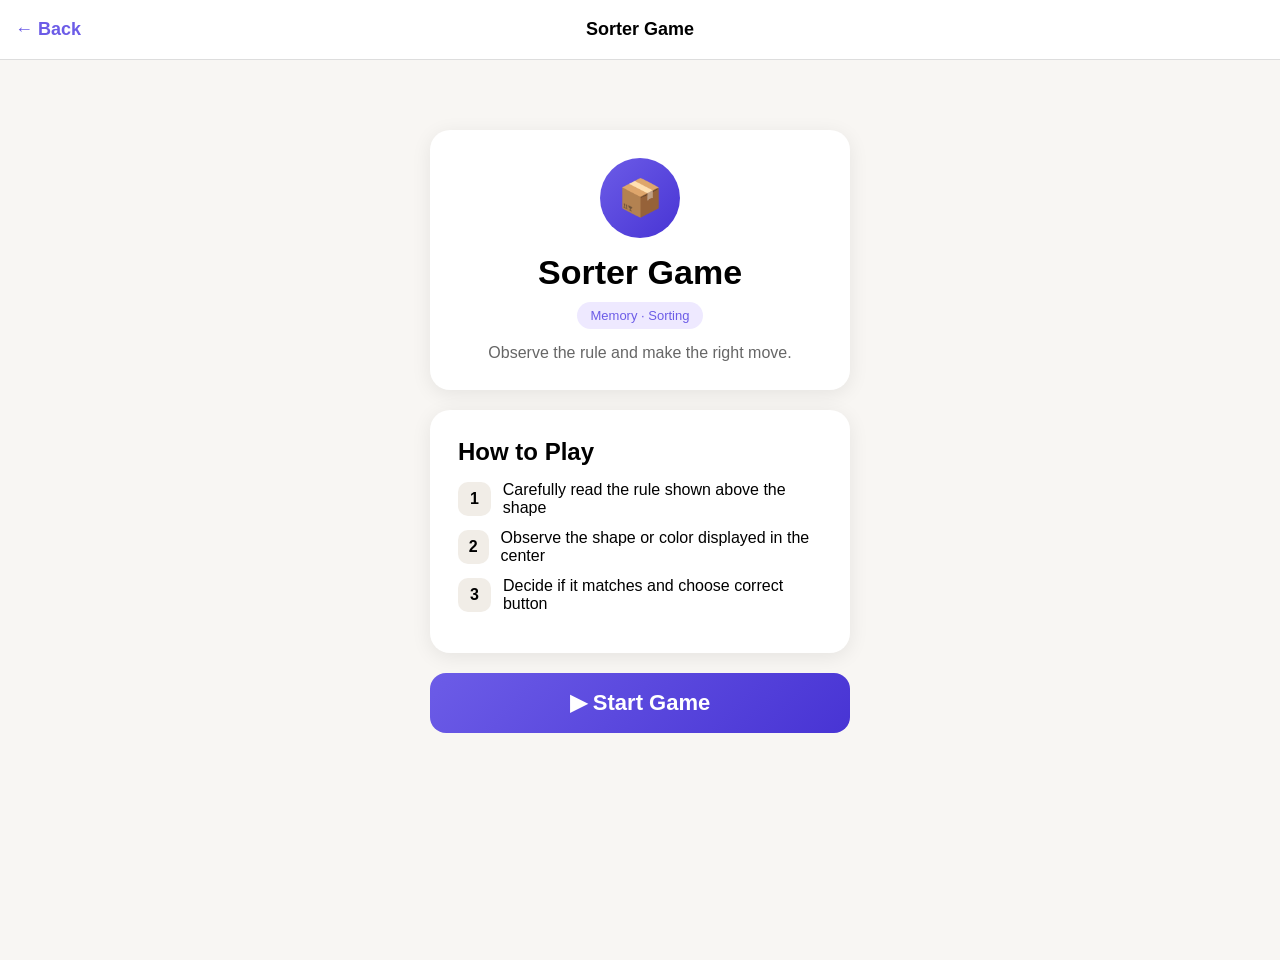
<file: sorterGame.html>
<!DOCTYPE html>
<html lang="en">
<head>
<meta charset="UTF-8">
<meta name="viewport" content="width=device-width, initial-scale=1.0">
<title>Sorter Game</title>

<style>
* {
  margin: 0;
  padding: 0;
  box-sizing: border-box;
}

body {
  font-family: Arial, sans-serif;
  background: #f8f6f3;
  overflow-x: hidden;
}

.header {
  width: 100%;
  height: 60px;
  background: #fff;
  border-bottom: 1px solid #ddd;
  display: flex;
  align-items: center;
  justify-content: center;
  position: fixed;
  top: 0;
  left: 0;
  z-index: 1000;
}

.back-btn {
  position: absolute;
  left: 15px;
  background: none;
  border: none;
  font-size: 18px;
  color: #6c5ce7;
  font-weight: bold;
  cursor: pointer;
}

#menuScreen {
  width: 100%;
  min-height: 100vh;
  padding-top: 70px;
  display: flex;
  flex-direction: column;
  align-items: center;
  justify-content: flex-start;
  gap: 20px;
}

.menu-card,
.how-card {
  width: 90%;
  max-width: 420px;
  background: white;
  border-radius: 20px;
  padding: 28px;
  text-align: center;
  box-shadow: 0 4px 20px rgba(0,0,0,0.08);
}

.icon {
  width: 80px;
  height: 80px;
  border-radius: 50%;
  background: linear-gradient(135deg,#6c5ce7,#4834d4);
  color: white;
  font-size: 36px;
  display: flex;
  align-items: center;
  justify-content: center;
  margin: auto;
}

.menu-card h1 {
  margin-top: 15px;
  font-size: 34px;
}

.tag {
  display: inline-block;
  margin-top: 10px;
  background: #eee9ff;
  color: #6c5ce7;
  padding: 6px 14px;
  border-radius: 20px;
  font-size: 13px;
}

.desc {
  margin-top: 15px;
  color: #666;
}

.how-card {
  text-align: left;
}

.how-card h2 {
  margin-bottom: 15px;
}

.step {
  display: flex;
  align-items: center;
  gap: 12px;
  margin: 12px 0;
}

.num {
  width: 34px;
  height: 34px;
  background: #f1ede7;
  border-radius: 10px;
  display: flex;
  align-items: center;
  justify-content: center;
  font-weight: bold;
}

.start-btn {
  width: 90%;
  max-width: 420px;
  height: 60px;
  border: none;
  border-radius: 16px;
  background: linear-gradient(135deg,#6c5ce7,#4834d4);
  color: white;
  font-size: 22px;
  font-weight: bold;
  cursor: pointer;
}

#gameScreen {
  display: none;
  width: 100%;
  min-height: 100vh;
  padding-top: 65px;
  padding-bottom: 12px;
  flex-direction: column;
  justify-content: flex-start;
  align-items: center;
  text-align: center;
  overflow-y: auto;
}

.top-bar {
  display: flex;
  justify-content: space-between;
  align-items: center;
  width: 100%;
  max-width: 620px;
  margin: 0 auto 18px auto;
  padding: 8px 10px;
  background: transparent;
  box-shadow: none;
  border-radius: 0;
  font-weight: bold;
  font-size: 16px;
}

.top-bar div {
  flex: 1;
  text-align: center;
}

.rule {
  font-size: 20px;
  font-weight: bold;
  margin-bottom: 22px;
}

canvas {
  width: 75vw;
  height: 75vw;
  max-width: 420px;
  max-height: 420px;
  display: block;
}

.buttons {
  display: flex;
  gap: 12px;
  width: 90%;
  max-width: 360px;
  margin-top: 24px;
}

.buttons button {
  flex: 1;
  height: 50px;
  border: none;
  border-radius: 10px;
  color: white;
  font-size: 15px;
  font-weight: bold;
  cursor: pointer;
}

.left {
  background: #d96f6f;
}

.right {
  background: #56aeea;
}

.restart {
  background: #8f8f8f;
}

#result {
  margin-top: 15px;
  font-size: 22px;
  font-weight: bold;
  min-height: 30px;
}

#finalScore {
  margin-top: 8px;
  font-size: 20px;
  font-weight: bold;
}

@media(max-width: 600px) {
  .top-bar {
    font-size: 14px;
  }

  .rule {
    font-size: 17px;
  }

  canvas {
    width: 75vw;
    height: 75vw;
  }

  .buttons button {
    font-size: 13px;
  }
}
 /* 💻 LAPTOP / DESKTOP FIX */
@media (min-width: 900px) {

  #gameScreen {
    height: 100vh;
    overflow: hidden;   /* ✅ stop scroll ONLY on laptop */
    justify-content: flex-start;
  }

  .top-bar {
    margin-bottom: 8px;
    font-size: 14px;
  }

  .rule {
    font-size: 18px;
    margin-bottom: 10px;
  }

  canvas {
    width: 280px;   /* ✅ reduce size */
    height: 280px;
    max-width: 280px;
    max-height: 280px;
  }

  .buttons {
    margin-top: 12px;
  }

  .buttons button {
    height: 42px;
    font-size: 13px;
  }

  #result {
    font-size: 16px;
    margin-top: 8px;
  }

  #finalScore {
    font-size: 15px;
  }
} 

/* LANDSCAPE MODE FIX */
@media (orientation: landscape) and (max-height: 520px) {
  body {
    overflow-x: hidden;
    overflow-y:auto;
  }

  .header {
    height: 42px;
  }

  .back-btn {
    font-size: 14px;
  }

  #gameScreen {
    min-height: 100dvh;
    padding-top: 42px;
    padding-bottom: 6px;
    justify-content: flex-start;
    height:auto;
    overflow-y:auto;
  }

  .top-bar {
    max-width: 620px;
    font-size: 12px;
    margin-bottom: 4px;
    padding: 4px 8px;
  }

  .rule {
    font-size: 13px;
    margin-bottom: 4px;
    line-height: 1.2;
  }

  canvas {
    width: 38vh;
    height: 38vh;
    max-width: 180px;
    max-height: 180px;
  }

  .buttons {
    margin-top: 6px;
    max-width: 300px;
    gap: 8px;
  }

  .buttons button {
    height: 34px;
    font-size: 11px;
    border-radius: 8px;
  }

  #result {
    margin-top: 5px;
    font-size: 14px;
    min-height: 18px;
  }

  #finalScore {
    margin-top: 2px;
    font-size: 13px;
  }
}

[data-theme="dark"] body {
  background: #141414;
  color: #f0ede8;
}

[data-theme="dark"] .header,
[data-theme="dark"] .menu-card,
[data-theme="dark"] .how-card {
  background: #1f1f1f;
  color: #f0ede8;
}

[data-theme="dark"] .desc {
  color: #9a9590;
}
 .header {
  position: relative;
  padding: 12px 16px;
  border-bottom: 1px solid #ddd;
}

.title {
  position: absolute;
  left: 50%;
  transform: translateX(-50%);
  font-size: 18px;
  font-weight: bold;
} 
</style>
</head>

<body>

<div class="header">
  <button class="back-btn" id="menuBackBtn" onclick="goHome()">← Back</button>
  <button class="back-btn" id="gameBackBtn" onclick="goBack()" style="display:none;">← Back</button>
  <div class ="title">Sorter Game</div>
</div>

<div id="menuScreen">
  <div class="menu-card">
    <div class="icon">📦</div>
    <h1>Sorter Game</h1>
    <div class="tag">Memory · Sorting</div>
    <p class="desc">Observe the rule and make the right move.</p>
  </div>

  <div class="how-card">
    <h2>How to Play</h2>
    <div class="step"><div class="num">1</div><div>Carefully read the rule  shown above the shape</div></div>
    <div class="step"><div class="num">2</div><div>Observe the shape or color displayed in the center</div></div>
    <div class="step"><div class="num">3</div><div>Decide if it matches and choose correct button</div></div>
  </div>

  <button class="start-btn" onclick="startGame()">▶ Start Game</button>
</div>

<div id="gameScreen">
  <div class="top-bar">
    <div>Level: <span id="level">1</span></div>
    <div>Highest: <span id="highScore">0</span></div>
    <div>Score: <span id="score">0</span></div>
  </div>

  <div class="rule" id="rule"></div>

  <canvas id="canvas" tabindex="0"></canvas>

  <div class="buttons">
    <button class="left" onclick="check('L')">LEFT</button>
    <button class="right" onclick="check('R')">RIGHT</button>
    <button class="restart" onclick="restart()">RESTART</button>
  </div>

  <div id="result"></div>
  <div id="finalScore"></div>
</div>

<script src="shared.js"></script>

<script>
const canvas = document.getElementById("canvas");
const ctx = canvas.getContext("2d");

const ruleEl = document.getElementById("rule");
const resultEl = document.getElementById("result");
const finalScoreEl = document.getElementById("finalScore");

const scoreEl = document.getElementById("score");
const levelEl = document.getElementById("level");
const highScoreEl = document.getElementById("highScore");

let score = 0;
let level = 1;
let highScore = 0;
let gameOver = false;

let ruleType;
let ruleValue;
let ruleSide;
let current;

const shapes = ["circle", "square", "triangle", "star"];

const colors = {
  red: "#d96f6f",
  blue: "#56aeea",
  green: "#59b77f",
  yellow: "#e5c25d"
};

const Sound = {
  ctx: null,

  isEnabled() {
    return localStorage.getItem("ctg-sound") !== "off";
  },

  init() {
    const AudioContext = window.AudioContext || window.webkitAudioContext;
    if (!AudioContext) return;

    if (!this.ctx) {
      this.ctx = new AudioContext();
    }

    if (this.ctx.state === "suspended") {
      this.ctx.resume();
    }
  },

  tone(freq, dur) {
    if (!this.isEnabled()) return;

    this.init();
    if (!this.ctx) return;

    const osc = this.ctx.createOscillator();
    const gain = this.ctx.createGain();

    osc.frequency.value = freq;
    gain.gain.value = 0.15;

    osc.connect(gain);
    gain.connect(this.ctx.destination);

    osc.start();
    osc.stop(this.ctx.currentTime + dur);
  },

  correct() {
    this.tone(700, 0.12);
    setTimeout(() => this.tone(900, 0.12), 120);
  },

  wrong() {
    this.tone(220, 0.22);
  }
};

function goHome() {
  window.location.href = "index.html";
}

function goBack() {
  document.getElementById("gameScreen").style.display = "none";
  document.getElementById("menuScreen").style.display = "flex";

  document.getElementById("menuBackBtn").style.display = "block";
  document.getElementById("gameBackBtn").style.display = "none";
}

function startGame() {
  document.getElementById("menuScreen").style.display = "none";
  document.getElementById("gameScreen").style.display = "flex";

  document.getElementById("menuBackBtn").style.display = "none";
  document.getElementById("gameBackBtn").style.display = "block";

  Sound.init();
  restart();
  canvas.focus();
}

function resizeCanvas() {
  let size;

  if (window.innerWidth > window.innerHeight) {
    size = Math.min(window.innerHeight * 0.38, 180);
  } else {
    size = Math.min(window.innerWidth * 0.75, 420);
  }

  canvas.width = size;
  canvas.height = size;
}

function draw(shape, color) {
  const w = canvas.width;
  const h = canvas.height;

  ctx.clearRect(0, 0, w, h);
  ctx.fillStyle = color;

  if (shape === "circle") {
    ctx.beginPath();
    ctx.arc(w / 2, h / 2, w / 3.2, 0, Math.PI * 2);
    ctx.fill();
  }

  if (shape === "square") {
    ctx.fillRect(w * 0.18, h * 0.18, w * 0.64, h * 0.64);
  }

  if (shape === "triangle") {
    ctx.beginPath();
    ctx.moveTo(w / 2, h * 0.12);
    ctx.lineTo(w * 0.12, h * 0.85);
    ctx.lineTo(w * 0.88, h * 0.85);
    ctx.closePath();
    ctx.fill();
  }

  if (shape === "star") {
    ctx.font = (w * 0.75) + "px Arial";
    ctx.textAlign = "center";
    ctx.textBaseline = "middle";
    ctx.fillText("★", w / 2, h / 2);
  }
}

function newRound() {
  if (gameOver) return;

  resultEl.innerText = "";
  finalScoreEl.innerText = "";

  ruleType =
    level <= 2
      ? "color"
      : Math.random() < 0.5
      ? "color"
      : "shape";

  ruleSide = Math.random() < 0.5 ? "LEFT" : "RIGHT";

  const shape = shapes[Math.floor(Math.random() * shapes.length)];
  const colorKeys = Object.keys(colors);
  const color = colorKeys[Math.floor(Math.random() * colorKeys.length)];

  current = { shape, color };

  ruleValue = ruleType === "color" ? color : shape;

  resizeCanvas();
  draw(shape, colors[color]);

  ruleEl.innerText =
    ruleType === "color"
      ? `If color is ${ruleValue} → ${ruleSide}`
      : `If shape is ${ruleValue} → ${ruleSide}`;

  scoreEl.innerText = score;
  levelEl.innerText = level;
  highScoreEl.innerText = highScore;
}

function updateHighScore() {
  if (score > highScore) {
    highScore = score;
    highScoreEl.innerText = highScore;
  }
}

function check(choice) {
  if (gameOver) return;

  const match =
    ruleType === "color"
      ? current.color === ruleValue
      : current.shape === ruleValue;

  const correct =
    ruleSide === "LEFT"
      ? (match && choice === "L") || (!match && choice === "R")
      : (match && choice === "R") || (!match && choice === "L");

  if (correct) {
    score++;
    updateHighScore();

    resultEl.style.color = "green";
    resultEl.innerText = "Correct ✅";

    Sound.correct();

    if (score === 5) level = 2;
    else if (score === 10) level = 3;
    else if (score === 15) level = 4;
    else if (score === 20) level = 5;
    else if (score === 25) level = 6;
    else if (score === 30) level = 7;

    setTimeout(newRound, 500);
  } else {
    gameOver = true;

    resultEl.style.color = "red";
    resultEl.innerText = "Game Over ❌";
    finalScoreEl.innerText = "Final Score: " + score;

    updateHighScore();
    Sound.wrong();
  }
}

function restart() {
  score = 0;
  level = 1;
  gameOver = false;

  resultEl.innerText = "";
  finalScoreEl.innerText = "";

  scoreEl.innerText = score;
  levelEl.innerText = level;
  highScoreEl.innerText = highScore;

  newRound();
}

window.addEventListener("resize", () => {
  resizeCanvas();

  if (current) {
    draw(current.shape, colors[current.color]);
  }
});

resizeCanvas();
document.addEventListener("keydown", function(e) {
  if (document.getElementById("gameScreen").style.display !== "flex") return;
  if (!current) return;
  if (e.key === "ArrowLeft" || e.key === "ArrowRight") {
    e.preventDefault();
    if (!gameOver) check(e.key === "ArrowLeft" ? "L" : "R");
  }
});
</script>

</body>
</html>
</file>
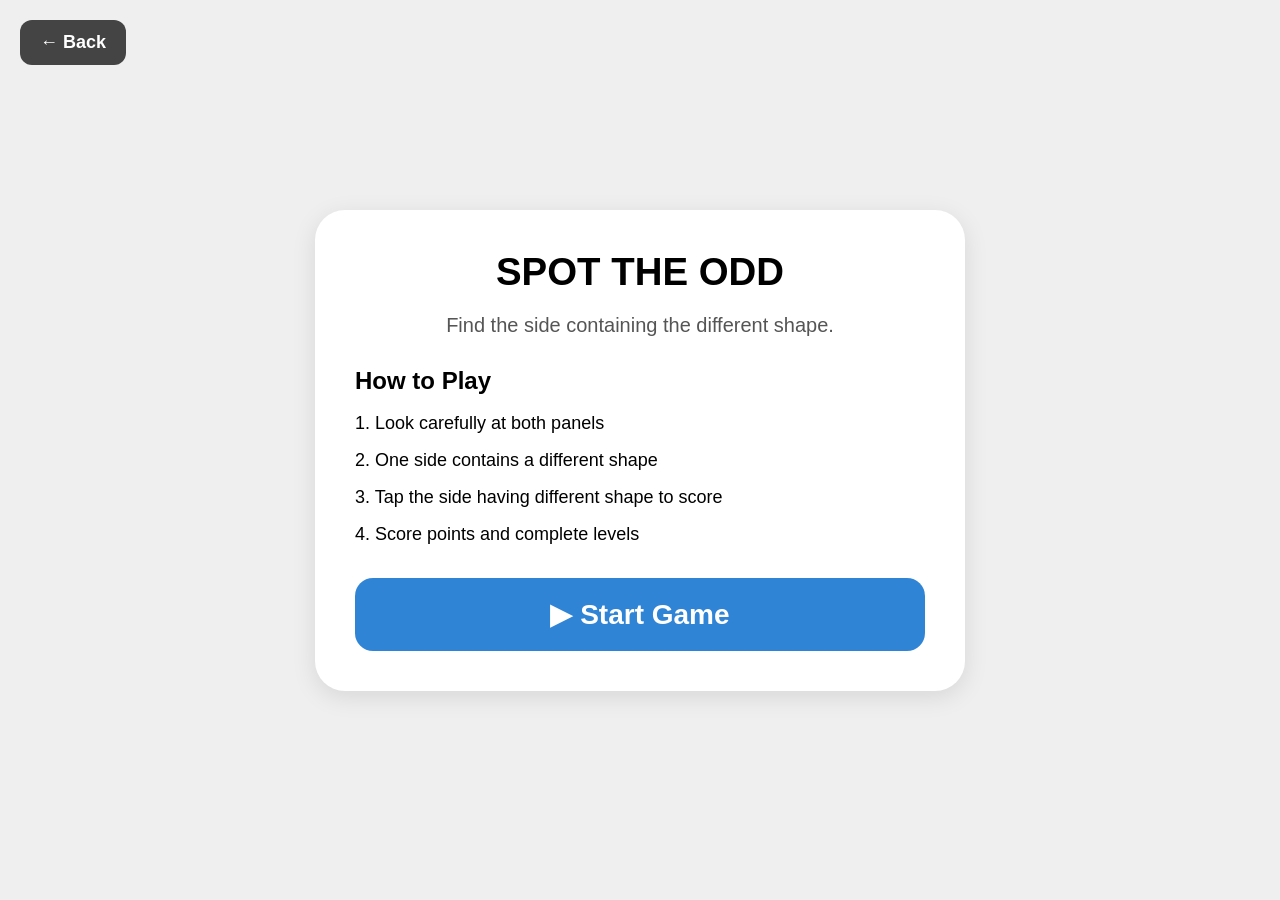
<file: spot-the-odd.html>
<!DOCTYPE html>
<html lang="en">

<head>

    <meta charset="UTF-8">

    <meta name="viewport"
          content="width=device-width, initial-scale=1.0">

    <title>
        Which side has the ODD ONE OUT?
    </title>

    <link rel="stylesheet"
          href="spot-the-odd-style.css">

</head>

<body>

    <!-- GLOBAL BACK BUTTON -->
    <button id="backBtn">
        ← Back
    </button>

    <!-- SOUND BUTTON -->
    <button id="soundBtn">
        🔊 Sound ON
    </button>

    <!-- ================================= -->
    <!-- INTRO SCREEN -->
    <!-- ================================= -->

    <div id="introScreen"
     class="intro-screen">

    <!-- INTRO BACK BUTTON -->
    <button id="introBackBtn">
        ← Back
    </button>

    <div class="intro-card">
            <h1>
                SPOT THE ODD
            </h1>

            <p class="intro-text">
                Find the side containing the different shape.
            </p>

            <div class="how-to-play">

                <h3>
                    How to Play
                </h3>

                <p>
                    1. Look carefully at both panels
                </p>

                <p>
                    2. One side contains a different shape
                </p>

                <p>
                    3. Tap the side having different shape to score
                </p>

                <p>
                    4. Score points and complete levels
                </p>

            </div>

            <button id="startGameBtn">
                ▶ Start Game
            </button>

        </div>

    </div>

    <!-- ================================= -->
    <!-- GAME CONTAINER -->
    <!-- ================================= -->

    <div id="gameContainer"
         class="container"
         style="display:none;">

        <!-- TOP BAR -->

        <div class="top-bar">

            <div>
                Level:
                <span id="level">1</span>
            </div>

            <div>
                Round:
                <span id="round">1</span>/15
            </div>

            <div>
                Score:
                <span id="score">0</span>
            </div>

            <div id="timerDisplay">
                Time: --
            </div>

            <div id="livesDisplay">
                ❤️ ❤️ ❤️ ❤️ ❤️
            </div>

        </div>

        <!-- GAME BOX -->

        <div class="game-box">

            <h1 id="instruction">
                Which side has the ODD ONE OUT?
            </h1>

            <!-- PANELS -->

            <div class="panels">

                <div class="panel"
                     id="leftPanel">
                </div>

                <div class="panel"
                     id="rightPanel">
                </div>

            </div>

        </div>

        <!-- BUTTONS -->

        <div class="buttons">

            <button id="leftBtn">
                ODD HERE
            </button>

            <button id="rightBtn">
                ODD HERE
            </button>

        </div>

    </div>

    <script src="spot-the-odd-script.js"></script>

</body>

</html>
</file>
<file: number-juggler-style.css>
/* =============================== */
/* BODY */
/* =============================== */

body{
    margin:0;
    font-family:Arial, Helvetica, sans-serif;
    background:#efefef;
    display:flex;
    justify-content:center;
    align-items:center;
    min-height:100vh;
    padding:20px;
    box-sizing:border-box;
}

/* =============================== */
/* MAIN CONTAINER */
/* =============================== */

.container {
    width: min(700px, 92vw);
}

/* =============================== */
/* TOP BAR */
/* =============================== */

.top-bar {
    background: white;
    padding: 16px;
    border-radius: 15px;
    display: flex;
    justify-content: space-between;
    align-items: center;
    margin-bottom: 18px;
    box-shadow: 0px 2px 5px rgba(0,0,0,0.1);
    box-sizing: border-box;
}

.top-bar div{
    font-size:20px;
    font-weight:bold;
}

.top-bar-lives{
    color:#df7658;
}

#timerDisplay{
    padding:6px 12px;
    background:#fdf2f0;
    border-radius:10px;
    color:#df7658;
    display:none;
}

/* =============================== */
/* GAME BOX */
/* =============================== */

.game-box {
    background: white;
    min-height: 220px;
    padding: 18px;
    border-radius: 20px;
    display: flex;
    flex-direction: column;
    justify-content: center;
    align-items: center;
    margin-bottom: 18px;
    box-shadow: 0px 2px 8px rgba(0,0,0,0.05);
    box-sizing: border-box;
}

/* =============================== */
/* OBJECTIVE */
/* =============================== */

.objective{
    font-size:18px;
    color:#666;
    margin-bottom:20px;
    text-align:center;
}

/* =============================== */
/* INSTRUCTION */
/* =============================== */

#instruction {
    font-size: 34px;
    margin-bottom: 20px;
    text-align: center;
    color: #000;
}

/* =============================== */
/* MAIN DISPLAY */
/* =============================== */

#mainDisplay {
    font-size: 72px;
    font-weight: bold;
    width: 100%;
    display: flex;
    justify-content: center;
    align-items: center;
    text-align: center;
    color: #000;
}

/* =============================== */
/* OPTION CONTAINER */
/* =============================== */

.option-container {
    display: flex;
    justify-content: center;
    gap: 100px;
    width: 100%;
    font-size: 58px;
    font-weight: bold;
}

/* =============================== */
/* ARITHMETIC */
/* =============================== */

.arithmetic-container{
    display:flex;
    flex-direction:column;
    align-items:center;
}

.equation{
    font-size:55px;
    margin-bottom:35px;
}

.choices {
    display: flex;
    gap: 100px;
    font-size: 58px;
    font-weight: bold;
}

/* =============================== */
/* BUTTONS */
/* =============================== */

.buttons{
    display:flex;
    gap:20px;
    width:100%;
}

button {
    flex: 1;
    padding: 22px;
    border: none;
    border-radius: 20px;
    font-size: 34px;
    color: white;
    font-weight: bold;
    cursor: pointer;
    transition: 0.2s;
    text-align: center;
}

button:active{
    transform:scale(0.97);
}

/* =============================== */
/* BACK BUTTON */
/* =============================== */

#backBtn{
    flex: unset;
    padding: 10px 18px;
    font-size: 18px;
    border-radius: 12px;
    background: #444;
    color: white;
    width: auto;
}

/* =============================== */
/* GLOBAL BACK BUTTON */
/* =============================== */

#backBtn{

    position: fixed;

    top: 20px;
    left: 20px;

    z-index: 999;

    padding: 12px 20px;

    font-size: 18px;

    border-radius: 12px;

    background: #444;

    color: white;

    border: none;

    cursor: pointer;

    width: auto;

    flex: unset;
}

/* =============================== */
/* SOUND BUTTON */
/* =============================== */

#soundBtn{

    position: fixed;

    top: 20px;
    right: 20px;

    z-index: 999;

    padding: 12px 20px;

    font-size: 18px;

    border-radius: 12px;

    background: #2f84d6;

    color: white;

    border: none;

    cursor: pointer;

    width: auto;

    flex: unset;
}

/* =============================== */
/* INTRO BACK BUTTON */
/* =============================== */

#introBackBtn{

    position: absolute;

    top: 20px;
    left: 20px;

    padding: 12px 20px;

    font-size: 18px;

    border-radius: 12px;

    background: #444;

    color: white;

    border: none;

    cursor: pointer;

    z-index: 10000;

    width: auto;
}

/* =============================== */
/* DARK MODE SUPPORT */
/* =============================== */

@media (prefers-color-scheme: dark){

    body{
        background:#121212;
        color:white;
    }

    .top-bar{
        background:#1e1e1e;
        box-shadow:0px 2px 8px rgba(255,255,255,0.05);
    }

    .game-box{
        background:#1e1e1e;
        box-shadow:0px 2px 8px rgba(255,255,255,0.05);
    }

    #instruction,
    #mainDisplay,
    .equation,
    .choices,
    .option-container{
        color:white;
    }

    .intro-card{
        background:#1e1e1e;
        color:white;
    }

    .intro-text{
        color:#e0e0e0;
    }

    .how-to-play{

        background:#2b2b2b;

        color:white;
    }

    .how-to-play h3,
    .how-to-play p{

        color:white;
    }

    #timerDisplay{
        background:#332222;
        color:#ff9f8a;
    }

    #backBtn{
        background:#666;
    }

    #soundBtn{
        background:#3b6fa5;
    }
}

/* =============================== */
/* BUTTON COLORS */
/* =============================== */

#leftBtn{
    background:#df7658;
}

#rightBtn{
    background:#1d84d6;
}

/* =============================== */
/* MOBILE RESPONSIVE */
/* =============================== */

@media(max-width:768px){

    body{
        padding:12px;
        align-items:flex-start;
    }

    .container{
        width:100%;
        margin-top:70px;
    }

    .top-bar{
        padding:14px;
        gap:10px;
    }

    .top-bar div{
        font-size:16px;
    }

    .game-box{
        min-height:420px;
        padding:25px 18px;
    }

    .objective{
        font-size:14px;
    }

    #instruction{
        font-size:34px;
        margin-bottom:25px;
    }

    #mainDisplay{
        font-size:90px;
    }

    .option-container{
        gap:50px;
        font-size:48px;
    }

    .equation{
        font-size:34px;
    }

    .choices{
        gap:50px;
        font-size:48px;
    }

    .buttons{
        gap:14px;
    }

    button{
        padding:22px 10px;
        font-size:32px;

        display:flex;
        justify-content:center;
        align-items:center;
        text-align:center;
    }

    /* =============================== */
    /* MOBILE BACK BUTTONS */
    /* =============================== */

    #backBtn,
    #introBackBtn{

        top:12px;
        left:12px;

        padding:10px 16px;

        font-size:16px;
    }

    #soundBtn{

        top:12px;
        right:12px;

        padding:10px 16px;

        font-size:16px;
    }
}

/* ===================================== */
/* INTRO SCREEN */
/* ===================================== */

.intro-screen{

    position: fixed;

    top: 0;
    left: 0;

    width: 100%;
    height: 100%;

    background: rgba(0,0,0,0.55);

    display: flex;

    justify-content: center;
    align-items: center;

    z-index: 9999;
}

.intro-card{

    background: white;

    width: min(90vw, 520px);

    padding: 35px;

    border-radius: 24px;

    text-align: center;

    box-shadow: 0 10px 40px rgba(0,0,0,0.2);
}

.intro-card h1{

    font-size: 38px;

    margin-bottom: 15px;
}

.intro-text{

    font-size: 18px;

    margin-bottom: 25px;

    color: #444;
}

.how-to-play{

    text-align: left;

    margin-bottom: 30px;

    background: #f7f7f7;

    padding: 20px;

    border-radius: 16px;
}

.how-to-play h3{

    margin-bottom: 12px;
}

.how-to-play p{

    margin-bottom: 10px;

    line-height: 1.5;
}

#startGameBtn{

    width: 100%;

    padding: 16px;

    border: none;

    border-radius: 14px;

    background: #2f84d6;

    color: white;

    font-size: 22px;

    font-weight: bold;

    cursor: pointer;
}

#startGameBtn:hover{

    opacity: 0.9;
}

/* =============================== */
/* DARK MODE INTRO FIX */
/* =============================== */

@media (prefers-color-scheme: dark){

    .intro-card{

        background:#1e1e1e !important;

        color:white !important;
    }

    .intro-text{

        color:#e0e0e0 !important;
    }

    .how-to-play{

        background:#2b2b2b !important;

        color:white !important;
    }

    .how-to-play h3,
    .how-to-play p{

        color:white !important;
    }
}
</file>
<file: spot-the-odd-style.css>
/* ===================================== */
/* GLOBAL */
/* ===================================== */

*{
    margin:0;
    padding:0;
    box-sizing:border-box;
}

body{

    font-family: Arial, Helvetica, sans-serif;

    background:#efefef;

    width:100vw;
    height:100vh;

    overflow:hidden;

    display:flex;
    justify-content:center;
    align-items:center;

    padding:10px;
}

/* ===================================== */
/* MAIN CONTAINER */
/* ===================================== */

.container{

    width:min(95vw,1400px);

    height:auto;

    display:flex;
    flex-direction:column;

    gap:20px;
}

/* ===================================== */
/* TOP BAR */
/* ===================================== */

.top-bar{

    background:white;

    border-radius:18px;

    padding:18px 24px;

    display:grid;

    grid-template-columns:
    repeat(5,1fr);

    align-items:center;

    text-align:center;

    box-shadow:0 4px 12px rgba(0,0,0,0.08);

    font-size:clamp(16px,1.2vw,28px);

    font-weight:bold;
}

#timerDisplay{

    background:#fdf2f0;

    color:#df7658;

    padding:8px 14px;

    border-radius:10px;

    justify-self:center;
}

/* ===================================== */
/* GAME BOX */
/* ===================================== */

.game-box{

    background:white;

    border-radius:28px;

    padding:20px;

    box-shadow:0 4px 15px rgba(0,0,0,0.08);

    display:flex;
    flex-direction:column;

    justify-content:center;
    align-items:center;

    overflow:hidden;

    min-height:420px;
}

/* ===================================== */
/* TITLE */
/* ===================================== */

#instruction{

    font-size:clamp(28px,3vw,52px);

    text-align:center;

    margin-bottom:28px;

    line-height:1.2;
}

/* ===================================== */
/* PANELS */
/* ===================================== */

.panels{

    width:100%;

    display:flex;

    justify-content:center;

    align-items:center;

    gap:30px;
}

/* ===================================== */
/* PANEL */
/* ===================================== */

.panel{

    width:min(28vw,360px);

    aspect-ratio:1/1;

    border:4px solid #d5d5d5;

    border-radius:28px;

    background:#fafafa;

    display:grid;

    grid-template-columns:
    repeat(3,1fr);

    justify-items:center;
    align-items:center;

    gap:12px;

    padding:24px;
}

/* LEVEL 5+ */

.panel.large{

    grid-template-columns:
    repeat(4,1fr);
}

/* ===================================== */
/* SHAPES */
/* ===================================== */

.shape{

    width:clamp(20px,2.5vw,55px);

    height:clamp(20px,2.5vw,55px);

    background:#2f84d6;

    border-radius:50%;
}

/* LEVEL 1 */

.square{
    border-radius:0%;
}

/* LEVEL 2 */

.red{
    background:#df7658;
}

/* LEVEL 3 */

.small{

    width:clamp(12px,1.8vw,35px);

    height:clamp(12px,1.8vw,35px);
}

/* LEVEL 4 */

.rotate{
    transform:rotate(45deg);
}

/* LEVEL 5 */

.outline{

    background:transparent;

    border:4px solid #2f84d6;
}

/* LEVEL 6 */

.shade{
    background:#6da9df;
}

/* ===================================== */
/* BUTTONS */
/* ===================================== */

.buttons{

    display:flex;

    gap:20px;

    width:100%;
}

/* ===================================== */
/* BUTTON STYLE */
/* ===================================== */

button{

    flex:1;

    padding:22px;

    border:none;

    border-radius:20px;

    font-size:clamp(20px,2vw,38px);

    font-weight:bold;

    color:white;

    cursor:pointer;

    transition:0.2s;

    display:flex;
    justify-content:center;
    align-items:center;

    text-align:center;
}

button:active{
    transform:scale(0.98);
}

#leftBtn{
    background:#df7658;
}

#rightBtn{
    background:#2f84d6;
}

/* ===================================== */
/* BACK BUTTONS */
/* ===================================== */

#backBtn{

    position:fixed;

    top:20px;
    left:20px;

    z-index:9999;

    padding:12px 20px;

    border:none;

    border-radius:12px;

    background:#444;

    color:white;

    font-size:18px;

    font-weight:bold;

    cursor:pointer;

    width:auto;

    flex:unset;
}

/* ===================================== */
/* SOUND BUTTON */
/* ===================================== */

#soundBtn{

    position:fixed;

    top:20px;
    right:20px;

    z-index:9999;

    padding:12px 20px;

    border:none;

    border-radius:12px;

    background:#2f84d6;

    color:white;

    font-size:18px;

    font-weight:bold;

    cursor:pointer;

    width:auto;

    flex:unset;
}

#introBackBtn{

    position:absolute;

    top:20px;
    left:20px;

    z-index:100000;

    padding:12px 20px;

    border:none;

    border-radius:12px;

    background:#444;

    color:white;

    font-size:18px;

    font-weight:bold;

    cursor:pointer;

    width:auto;
}

/* ===================================== */
/* COUNTDOWN */
/* ===================================== */

.countdown-popup{

    position:fixed;

    top:50%;
    left:50%;

    transform:translate(-50%,-50%);

    width:180px;
    height:180px;

    background:white;

    border-radius:30px;

    display:flex;

    justify-content:center;
    align-items:center;

    font-size:70px;

    font-weight:bold;

    box-shadow:0 10px 40px rgba(0,0,0,0.2);

    z-index:9999;
}

/* =================================================== */
/* MOBILE RESPONSIVE  */
/* =================================================== */

@media (max-width: 768px) {

    body{
        padding:10px;
        align-items:flex-start;
    }

    .container{
        width:100%;
        gap:16px;
    }

    /* TOP BAR */

    .top-bar{

        grid-template-columns:repeat(2,1fr);

        gap:12px;

        padding:16px;

        font-size:16px;
    }

    #timerDisplay{
        display:none;
    }

    /* GAME BOX */

    .game-box{

        min-height:unset;

        padding:22px 12px 100px 12px;

        border-radius:24px;
    }

    #instruction{

        font-size:24px;

        margin-bottom:20px;
    }

    /* PANELS */

    .panels{

        gap:12px;
    }

    .panel{

        width:44vw;
        height:44vw;

        max-width:220px;
        max-height:220px;

        min-width:140px;
        min-height:140px;

        padding:10px;

        gap:8px;

        border-width:3px;

        border-radius:16px;
    }

    .panel.large{

        gap:5px;

        padding:8px;
    }

    /* SHAPES */

    .shape{

        width:22px;
        height:22px;
    }

    .small{

        width:14px;
        height:14px;
    }

    .outline{
        border-width:3px;
    }

    /* BUTTONS */

    .buttons{

        position:fixed;

        bottom:10px;
        left:10px;
        right:10px;

        display:flex;

        gap:10px;

        z-index:999;
    }

    button{

        padding:18px 10px;

        font-size:24px;

        border-radius:16px;
    }

    /* COUNTDOWN */

    .countdown-popup{

        width:150px;
        height:150px;

        font-size:60px;

        border-radius:24px;
    }

    /* BACK BUTTONS */

    #backBtn,
    #introBackBtn{

        top:12px;
        left:12px;

        padding:10px 16px;

        font-size:16px;
    }

    /* SOUND BUTTON */

    #soundBtn{

        top:12px;
        right:12px;

        padding:10px 16px;

        font-size:16px;
    }
}

/* ===================================== */
/* INTRO SCREEN */
/* ===================================== */

.intro-screen{

    position:fixed;

    top:0;
    left:0;

    width:100%;
    height:100%;

    background:#efefef;

    display:flex;

    justify-content:center;
    align-items:center;

    z-index:99999;
}

.intro-card{

    width:min(90%,650px);

    background:white;

    padding:40px;

    border-radius:30px;

    text-align:center;

    box-shadow:0 6px 25px rgba(0,0,0,0.1);
}

.intro-card h1{

    font-size:clamp(28px,3vw,50px);

    margin-bottom:20px;
}

.intro-text{

    font-size:20px;

    margin-bottom:30px;

    color:#555;
}

.how-to-play{

    text-align:left;

    margin-bottom:30px;
}

.how-to-play h3{

    margin-bottom:15px;

    font-size:24px;
}

.how-to-play p{

    margin-bottom:10px;

    font-size:18px;

    line-height:1.5;
}

#startGameBtn{

    width:100%;

    padding:20px;

    background:#2f84d6;

    color:white;

    border:none;

    border-radius:18px;

    font-size:28px;

    font-weight:bold;

    cursor:pointer;
}

/* MOBILE */

@media(max-width:768px){

    .intro-card{

        padding:25px;
    }

    .intro-text{

        font-size:16px;
    }

    .how-to-play p{

        font-size:16px;
    }

    #startGameBtn{

        font-size:22px;
    }
}

/* ===================================== */
/* DARK MODE */
/* ===================================== */

@media (prefers-color-scheme: dark){

    body{
        background:#121212;
    }

    .top-bar{
        background:#1e1e1e;
        color:white;
    }

    .game-box{
        background:#1e1e1e;
        color:white;
    }

    .panel{
        background:#2b2b2b;
        border-color:#555;
    }

    .intro-screen{
        background:#121212;
    }

    .intro-card{
        background:#1e1e1e;
        color:white;
    }

    .intro-text{
        color:#d0d0d0;
    }

    .how-to-play p{
        color:#f0f0f0;
    }

    #backBtn,
    #introBackBtn{
        background:#666;
    }

    #soundBtn{
        background:#3b6fa5;
    }

    .countdown-popup{
        background:#1e1e1e;
        color:white;
    }
}
</file>
